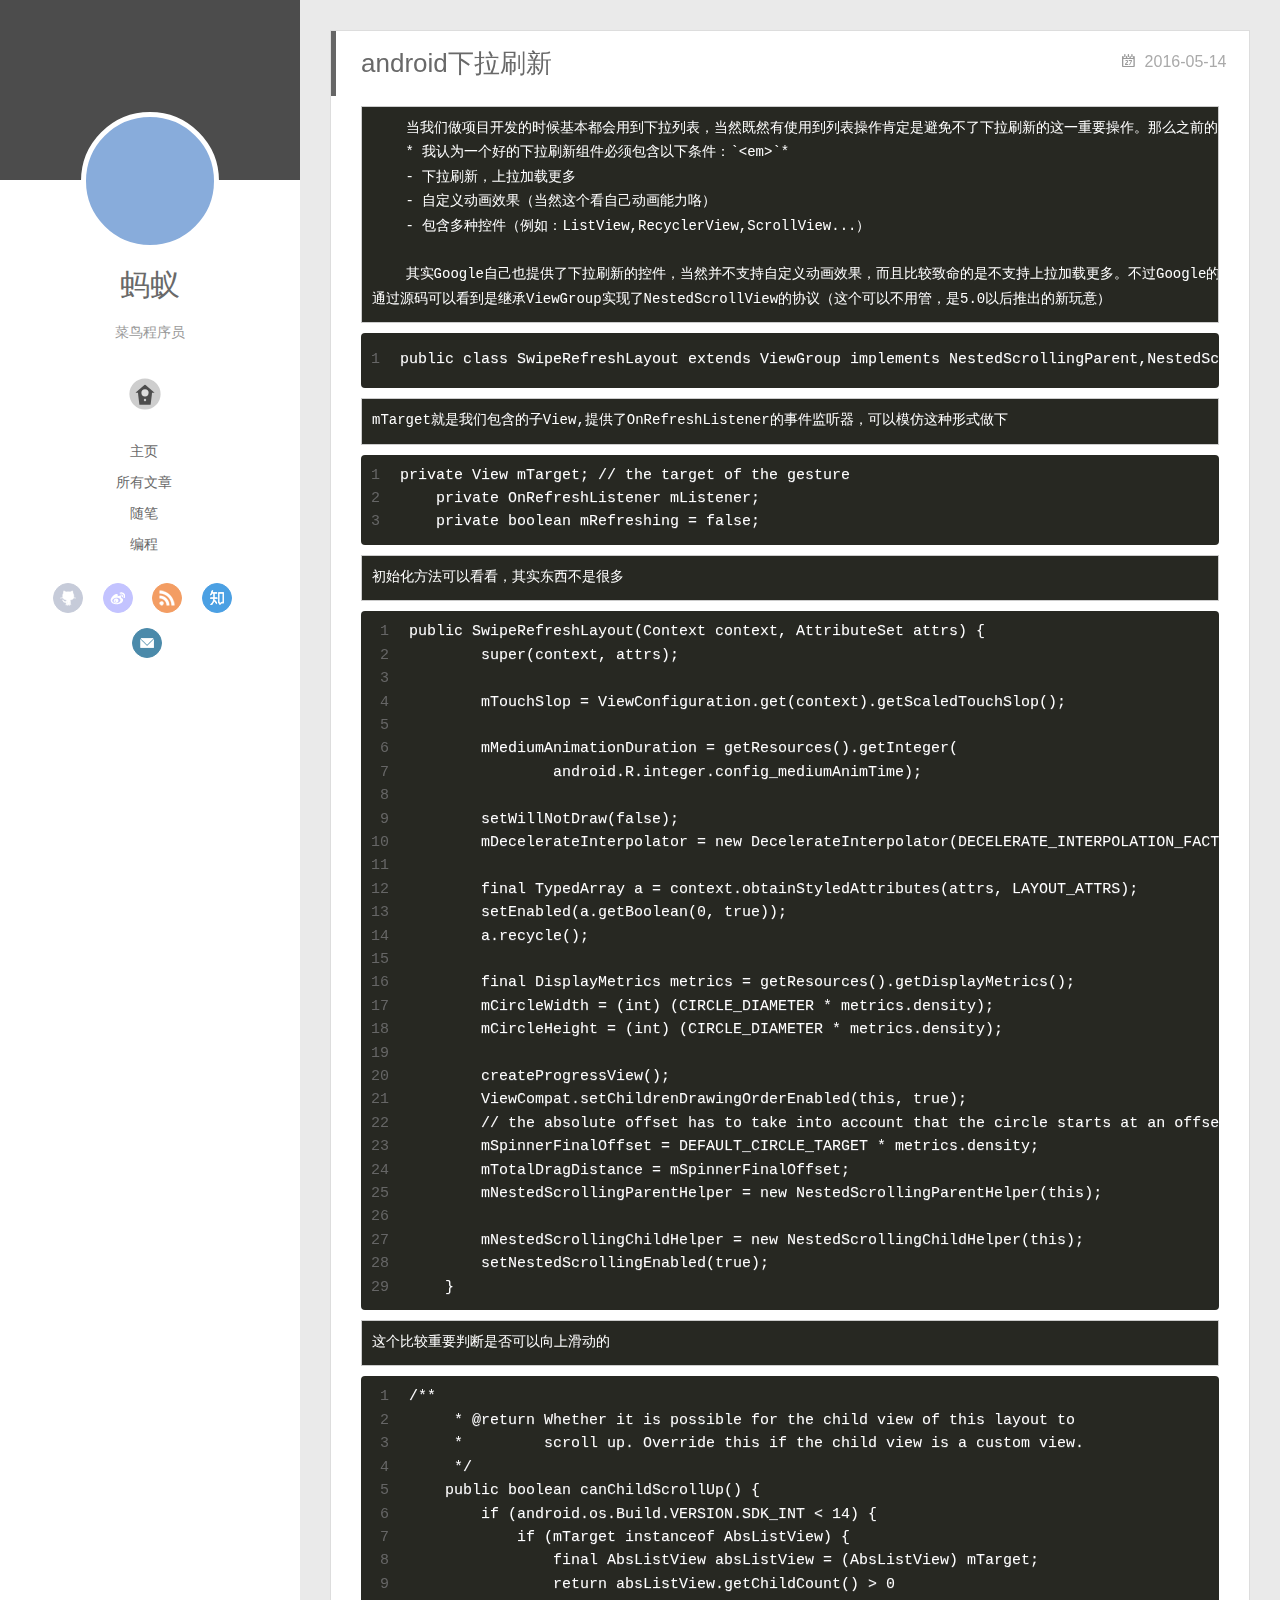
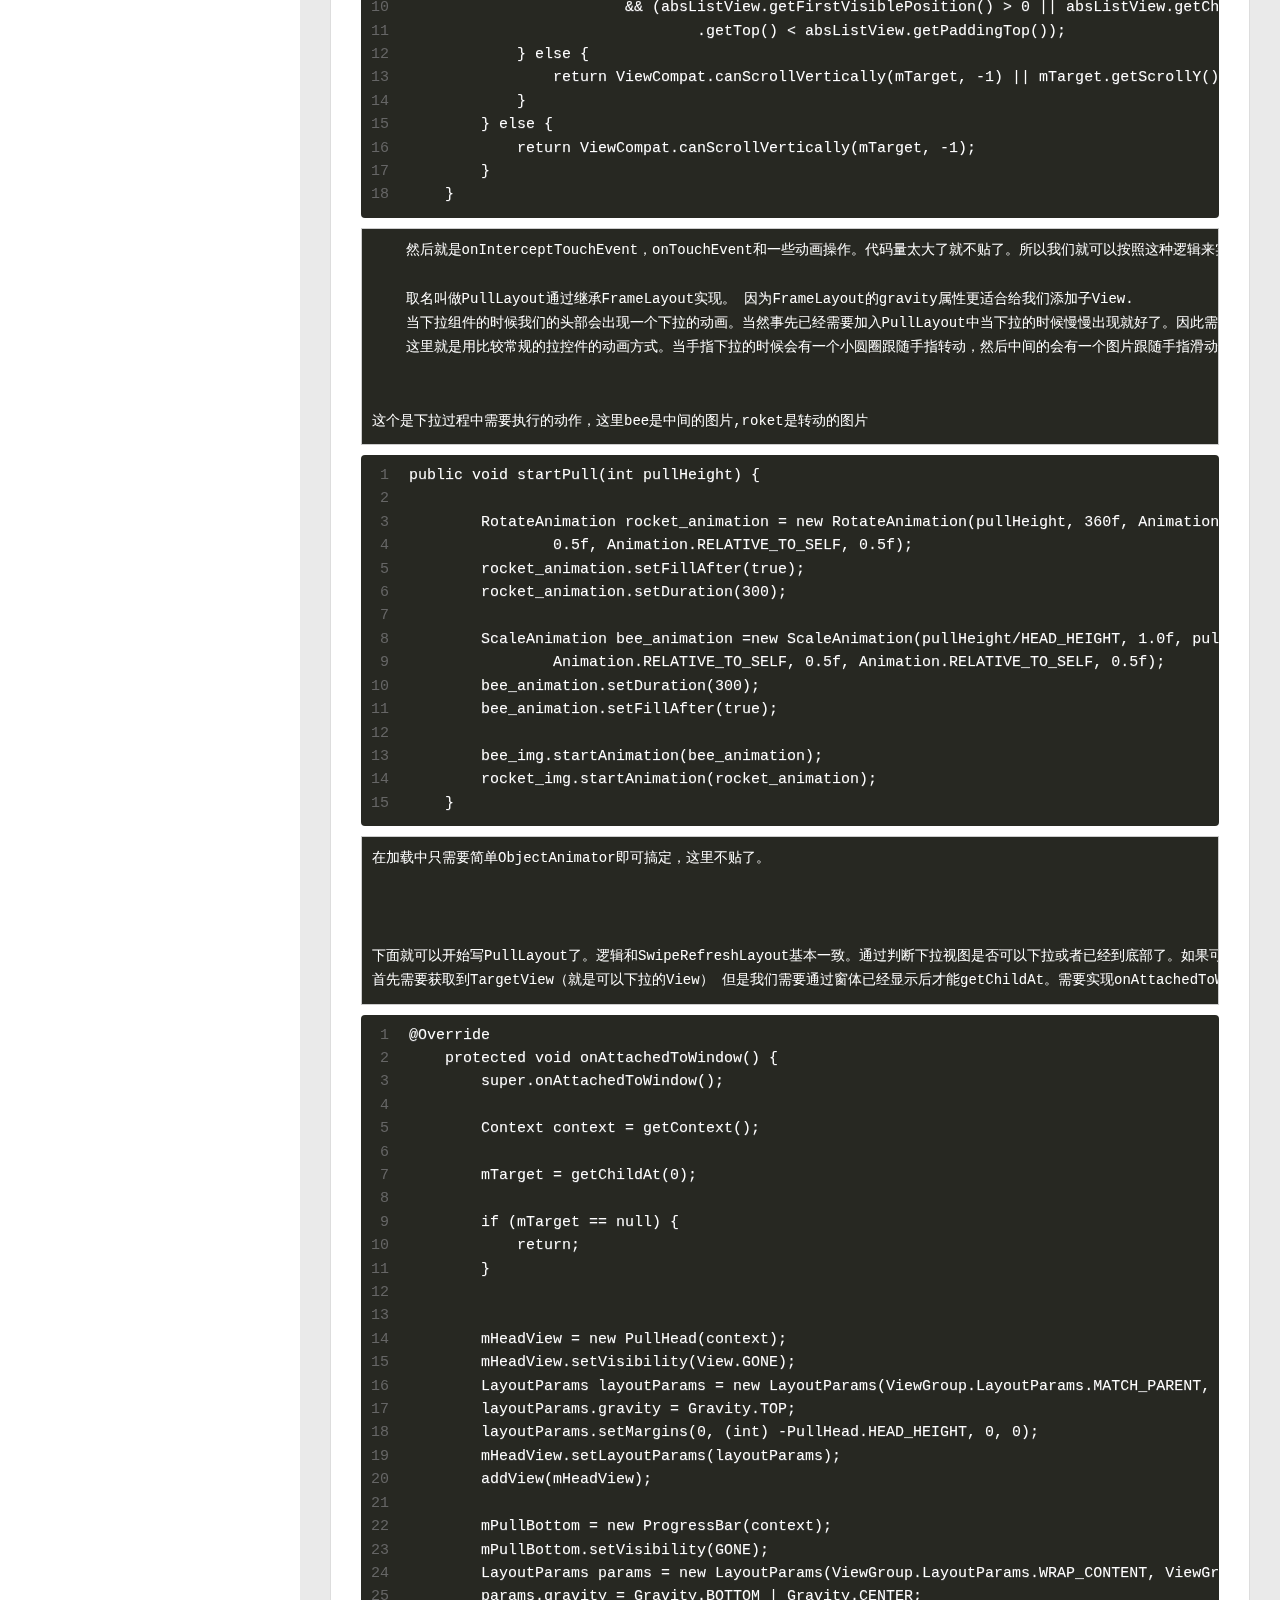
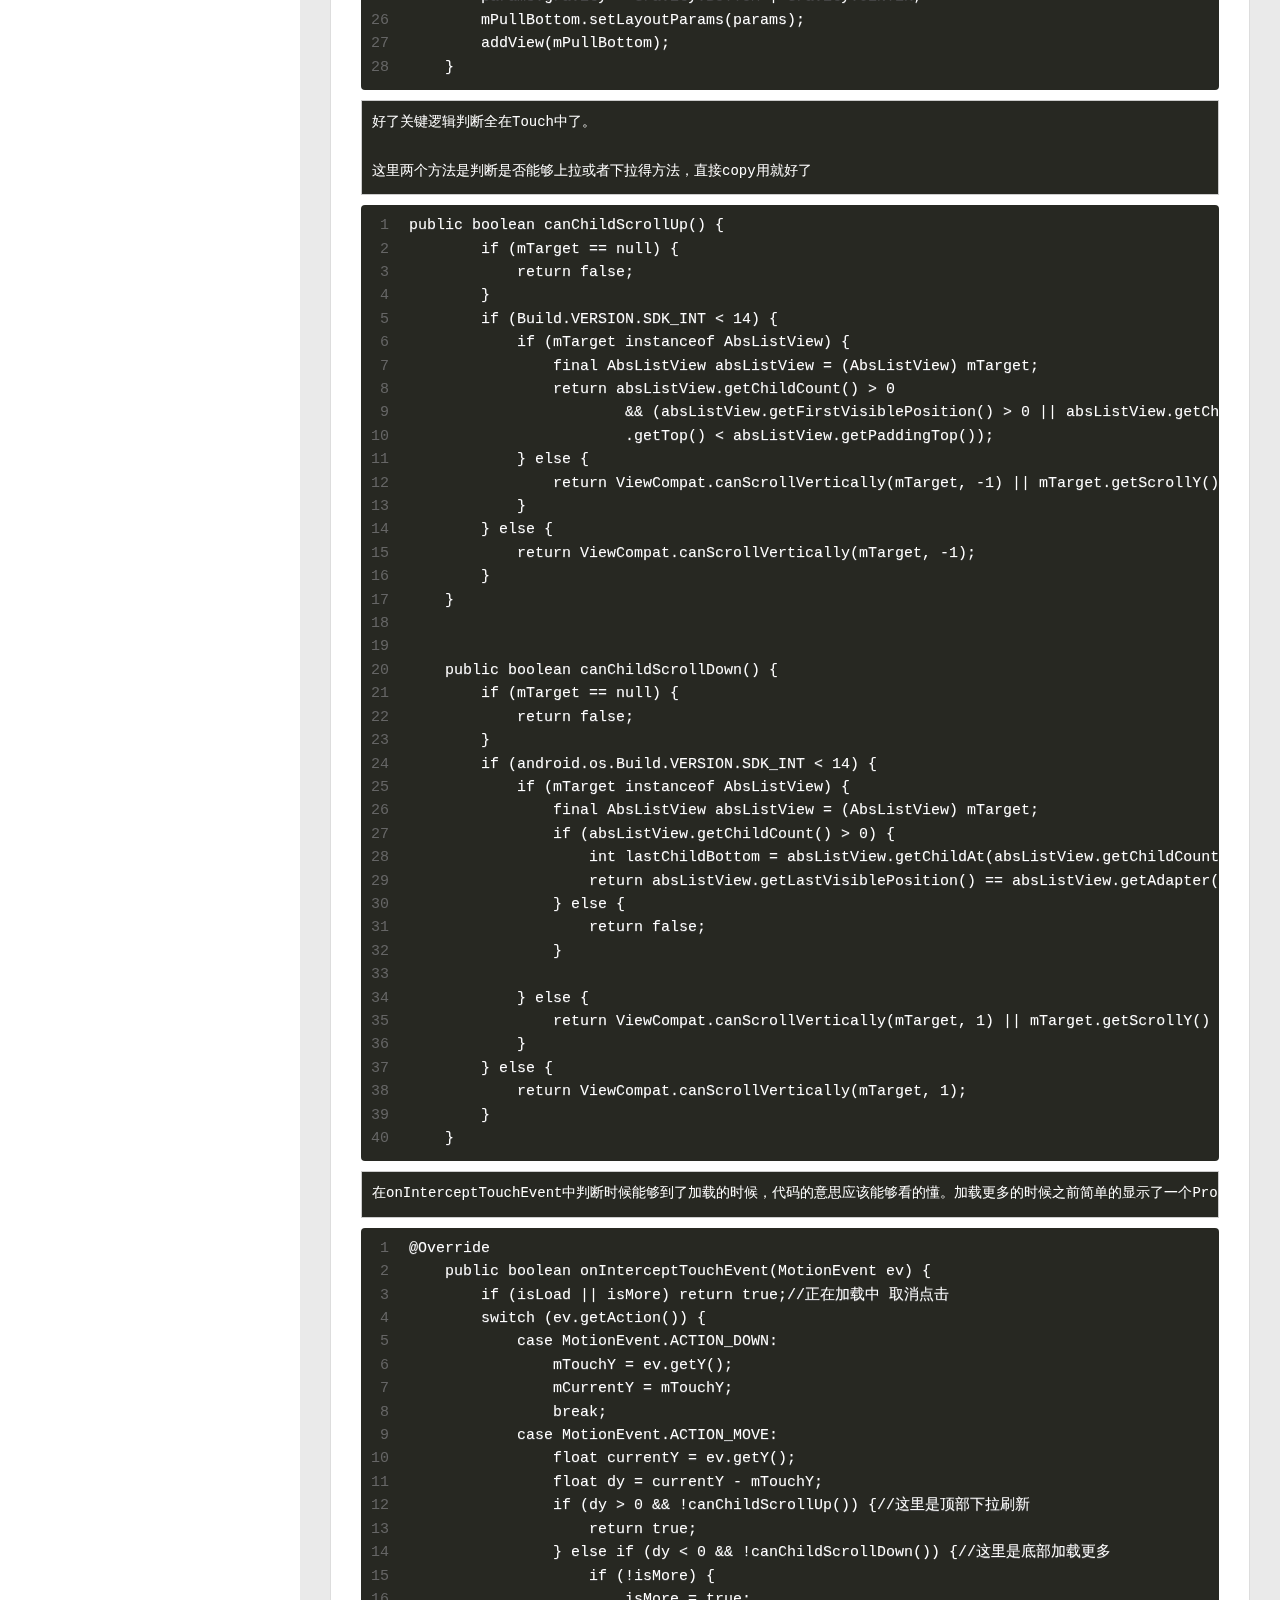
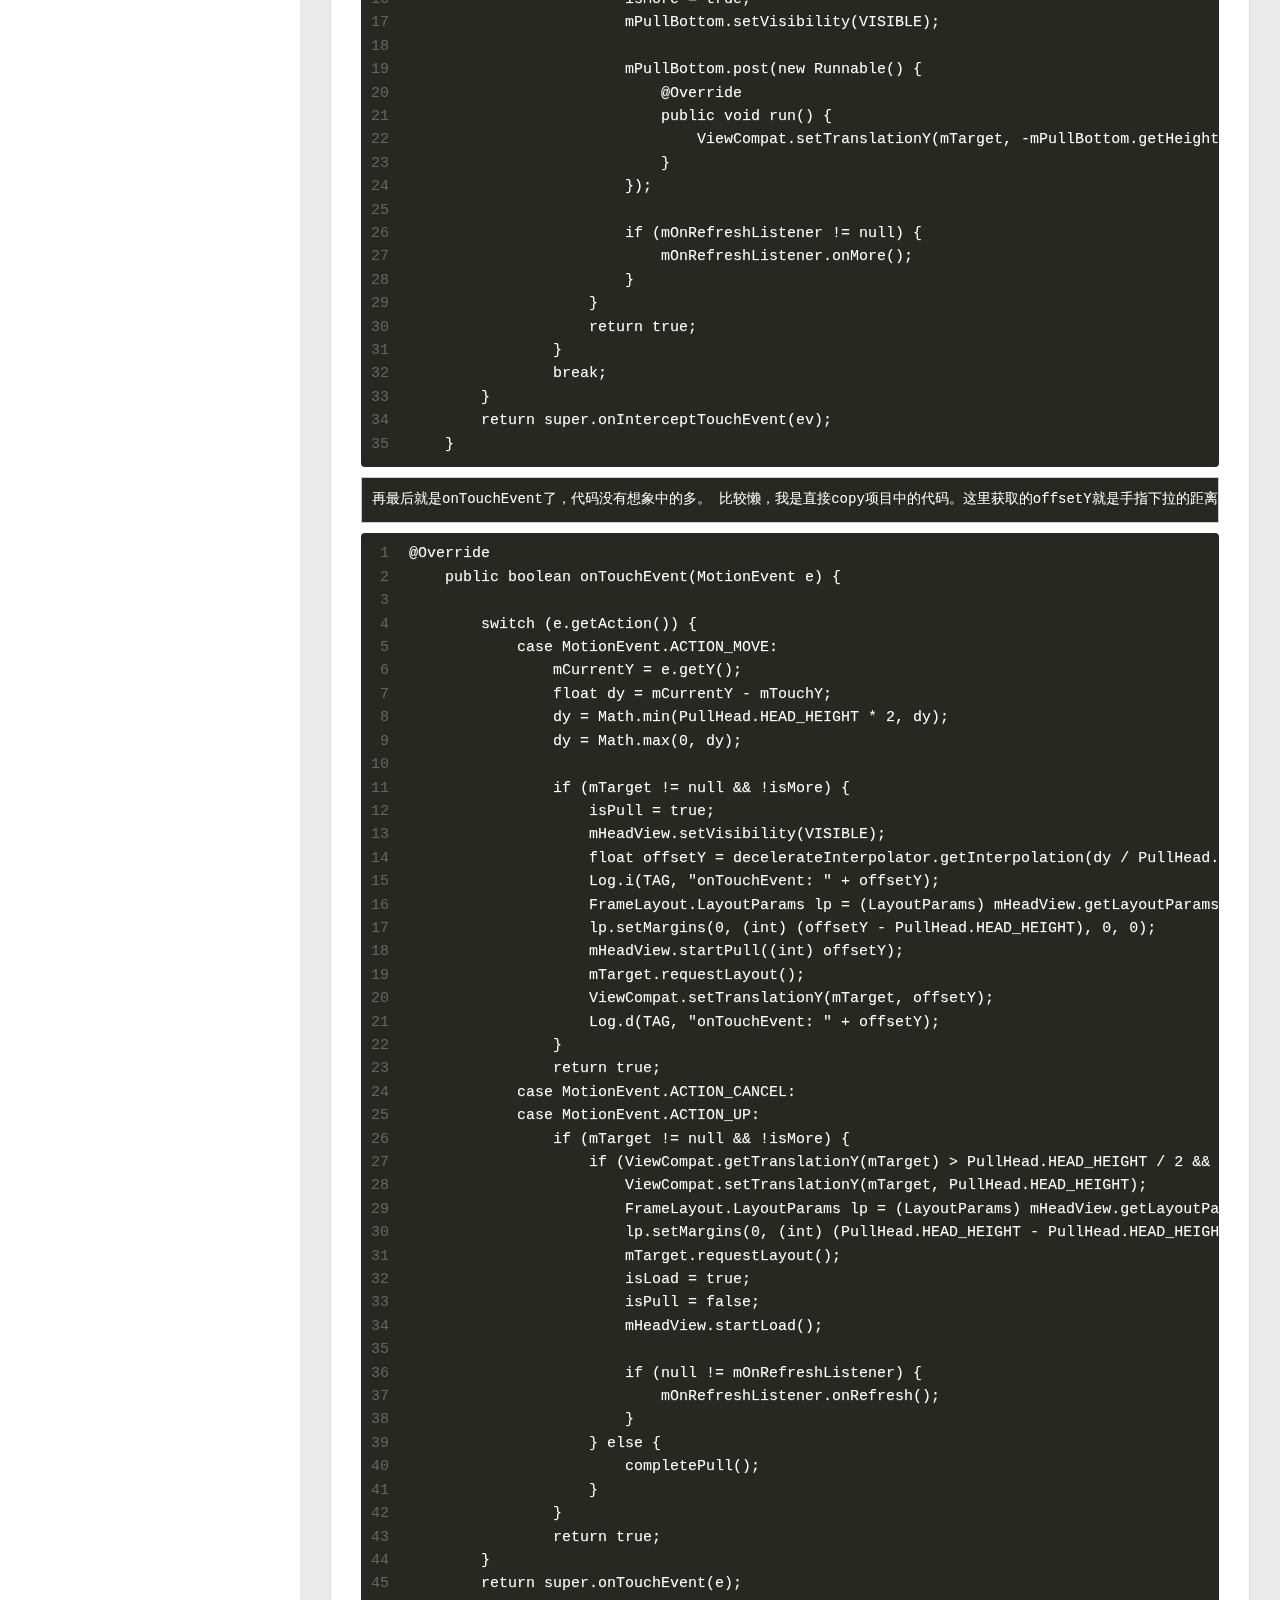
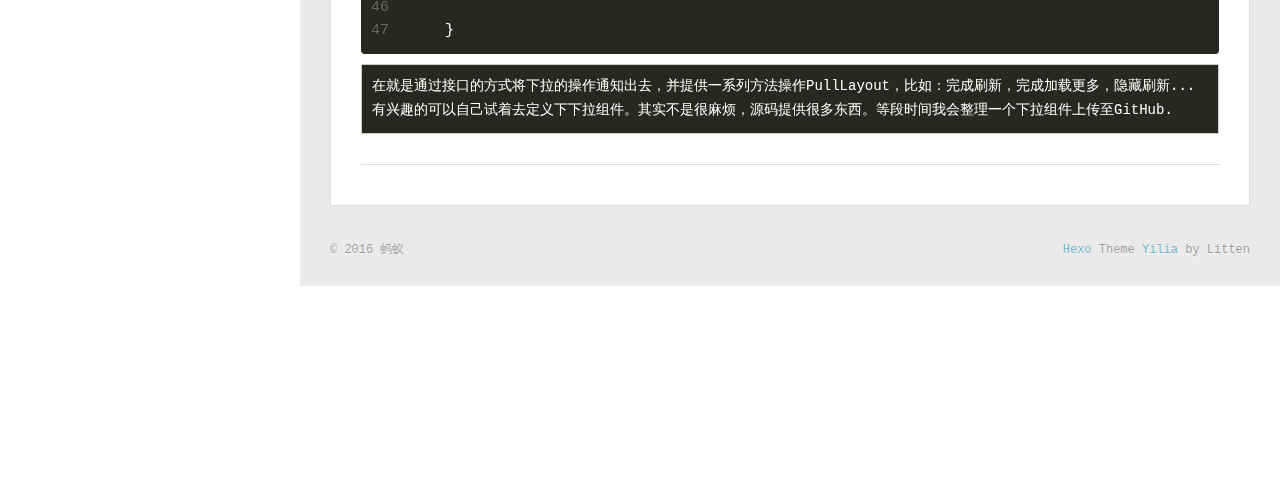
<file: index.html>
<!DOCTYPE html>
<html>
<head>
  <meta charset="utf-8">
  
  <meta http-equiv="X-UA-Compatible" content="IE=edge" >
  <title>蚂蚁</title>
  <meta name="viewport" content="width=device-width, initial-scale=1, maximum-scale=1">
  <meta name="description">
<meta property="og:type" content="website">
<meta property="og:title" content="蚂蚁">
<meta property="og:url" content="http://yoursite.com/index.html">
<meta property="og:site_name" content="蚂蚁">
<meta property="og:description">
<meta name="twitter:card" content="summary">
<meta name="twitter:title" content="蚂蚁">
<meta name="twitter:description">
  
    <link rel="alternative" href="/atom.xml" title="蚂蚁" type="application/atom+xml">
  
  
    <link rel="icon" href="/favicon.png">
  
  <link rel="stylesheet" href="/css/style.css">
</head>

<body>
  <div id="container">
    <div class="left-col">
    <div class="overlay"></div>
<div class="intrude-less">
	<header id="header" class="inner">
		<a href="/" class="profilepic">
			
			<img lazy-src="https://avatars1.githubusercontent.com/u/8723944?v=3&amp;s=460" class="js-avatar">
			
		</a>

		<hgroup>
		  <h1 class="header-author"><a href="/">蚂蚁</a></h1>
		</hgroup>

		
		<p class="header-subtitle">菜鸟程序员</p>
		

		
			<div class="switch-btn">
				<div class="icon">
					<div class="icon-ctn">
						<div class="icon-wrap icon-house" data-idx="0">
							<div class="birdhouse"></div>
							<div class="birdhouse_holes"></div>
						</div>
						<div class="icon-wrap icon-ribbon hide" data-idx="1">
							<div class="ribbon"></div>
						</div>
						
						<div class="icon-wrap icon-link hide" data-idx="2">
							<div class="loopback_l"></div>
							<div class="loopback_r"></div>
						</div>
						
						
						<div class="icon-wrap icon-me hide" data-idx="3">
							<div class="user"></div>
							<div class="shoulder"></div>
						</div>
						
					</div>
					
				</div>
				<div class="tips-box hide">
					<div class="tips-arrow"></div>
					<ul class="tips-inner">
						<li>菜单</li>
						<li>标签</li>
						
						<li>友情链接</li>
						
						
						<li>关于我</li>
						
					</ul>
				</div>
			</div>
		

		<div class="switch-area">
			<div class="switch-wrap">
				<section class="switch-part switch-part1">
					<nav class="header-menu">
						<ul>
						
							<li><a href="/">主页</a></li>
				        
							<li><a href="/archives">所有文章</a></li>
				        
							<li><a href="/essay">随笔</a></li>
				        
							<li><a href="/code">编程</a></li>
				        
						</ul>
					</nav>
					<nav class="header-nav">
						<div class="social">
							
								<a class="github" target="_blank" href="https://github.com/yugai" title="github">github</a>
					        
								<a class="weibo" target="_blank" href="#" title="weibo">weibo</a>
					        
								<a class="rss" target="_blank" href="#" title="rss">rss</a>
					        
								<a class="zhihu" target="_blank" href="#" title="zhihu">zhihu</a>
					        
								<a class="mail" target="_blank" href="/784787081@qq.com" title="mail">mail</a>
					        
						</div>
					</nav>
				</section>
				
				
				<section class="switch-part switch-part2">
					<div class="widget tagcloud" id="js-tagcloud">
						
					</div>
				</section>
				
				
				
				<section class="switch-part switch-part3">
					<div id="js-friends">
					
			          <a target="_blank" class="main-nav-link switch-friends-link" href="http://itangqi.me">汤奇同学</a>
			        
			          <a target="_blank" class="main-nav-link switch-friends-link" href="http://my.csdn.net/lmj623565791">hongyang</a>
			        
			        </div>
				</section>
				

				
				
				<section class="switch-part switch-part4">
				
					<div id="js-aboutme">爱吃爱玩，爱游戏。 我就是我，是颜色不一样的烟火。</div>
				</section>
				
			</div>
		</div>
	</header>				
</div>

    </div>
    <div class="mid-col">
      <nav id="mobile-nav">
  	<div class="overlay">
  		<div class="slider-trigger"></div>
  		<h1 class="header-author js-mobile-header hide">蚂蚁</h1>
  	</div>
	<div class="intrude-less">
		<header id="header" class="inner">
			<div class="profilepic">
			
				<img lazy-src="https://avatars1.githubusercontent.com/u/8723944?v=3&amp;s=460" class="js-avatar">
			
			</div>
			<hgroup>
			  <h1 class="header-author">蚂蚁</h1>
			</hgroup>
			
			<p class="header-subtitle">菜鸟程序员</p>
			
			<nav class="header-menu">
				<ul>
				
					<li><a href="/">主页</a></li>
		        
					<li><a href="/archives">所有文章</a></li>
		        
					<li><a href="/essay">随笔</a></li>
		        
					<li><a href="/code">编程</a></li>
		        
		        <div class="clearfix"></div>
				</ul>
			</nav>
			<nav class="header-nav">
				<div class="social">
					
						<a class="github" target="_blank" href="https://github.com/yugai" title="github">github</a>
			        
						<a class="weibo" target="_blank" href="#" title="weibo">weibo</a>
			        
						<a class="rss" target="_blank" href="#" title="rss">rss</a>
			        
						<a class="zhihu" target="_blank" href="#" title="zhihu">zhihu</a>
			        
						<a class="mail" target="_blank" href="/784787081@qq.com" title="mail">mail</a>
			        
				</div>
			</nav>
		</header>				
	</div>
</nav>

      <div class="body-wrap">
  
    <article id="post-android下拉刷新" class="article article-type-post" itemscope itemprop="blogPost">
  
    <div class="article-meta">
      <a href="/2016/05/14/android下拉刷新/" class="article-date">
  	<time datetime="2016-05-14T15:08:27.000Z" itemprop="datePublished">2016-05-14</time>
</a>
    </div>
  
  <div class="article-inner">
    
      <input type="hidden" class="isFancy" />
    
    
      <header class="article-header">
        
  
    <h1 itemprop="name">
      <a class="article-title" href="/2016/05/14/android下拉刷新/">android下拉刷新</a>
    </h1>
  

      </header>
      
    
    <div class="article-entry" itemprop="articleBody">
      
        <pre><code>    当我们做项目开发的时候基本都会用到下拉列表，当然既然有使用到列表操作肯定是避免不了下拉刷新的这一重要操作。那么之前的项目我们肯定使用的好多githua上面优秀的开源库。可是别人的始终的别人的，可定制性不高，还要去学习掌握其API，与其这样还不如自己去写一个属于自己的下拉刷新组件。
    * 我认为一个好的下拉刷新组件必须包含以下条件：`&lt;em&gt;`*
    - 下拉刷新，上拉加载更多
    - 自定义动画效果（当然这个看自己动画能力咯）
    - 包含多种控件（例如：ListView,RecyclerView,ScrollView...）

    其实Google自己也提供了下拉刷新的控件，当然并不支持自定义动画效果，而且比较致命的是不支持上拉加载更多。不过Google的东西我们还是要学习下的。之前我们自定下拉刷下的一种方案就是通过继承ListView实现onTouchEvent方法，通过addHeaderView和addFooterView来实现下拉刷新效果，这种方式并不很好，因为我们项目中可能不仅仅在ListView上使用下拉动作。可能还有ScrollView，Gridview...这个时候我们不能去重写所有的控件，这样难度会非常大。刚刚提到Google自带下拉刷新控件是一种很优雅的设计方式。通过继承ViewGroup完成子控件的下拉操作。下面就来一步步的实现通过继承ViewGroup完成刷新组件
通过源码可以看到是继承ViewGroup实现了NestedScrollView的协议（这个可以不用管，是5.0以后推出的新玩意）
</code></pre><figure class="highlight plain"><table><tr><td class="gutter"><pre><span class="line">1</span><br></pre></td><td class="code"><pre><span class="line">public class SwipeRefreshLayout extends ViewGroup implements NestedScrollingParent,NestedScrollingChild</span><br></pre></td></tr></table></figure>
<pre><code>mTarget就是我们包含的子View,提供了OnRefreshListener的事件监听器，可以模仿这种形式做下
</code></pre><figure class="highlight plain"><table><tr><td class="gutter"><pre><span class="line">1</span><br><span class="line">2</span><br><span class="line">3</span><br></pre></td><td class="code"><pre><span class="line">private View mTarget; // the target of the gesture</span><br><span class="line">    private OnRefreshListener mListener;</span><br><span class="line">    private boolean mRefreshing = false;</span><br></pre></td></tr></table></figure>
<pre><code>初始化方法可以看看，其实东西不是很多
</code></pre><figure class="highlight plain"><table><tr><td class="gutter"><pre><span class="line">1</span><br><span class="line">2</span><br><span class="line">3</span><br><span class="line">4</span><br><span class="line">5</span><br><span class="line">6</span><br><span class="line">7</span><br><span class="line">8</span><br><span class="line">9</span><br><span class="line">10</span><br><span class="line">11</span><br><span class="line">12</span><br><span class="line">13</span><br><span class="line">14</span><br><span class="line">15</span><br><span class="line">16</span><br><span class="line">17</span><br><span class="line">18</span><br><span class="line">19</span><br><span class="line">20</span><br><span class="line">21</span><br><span class="line">22</span><br><span class="line">23</span><br><span class="line">24</span><br><span class="line">25</span><br><span class="line">26</span><br><span class="line">27</span><br><span class="line">28</span><br><span class="line">29</span><br></pre></td><td class="code"><pre><span class="line">public SwipeRefreshLayout(Context context, AttributeSet attrs) &#123;</span><br><span class="line">        super(context, attrs);</span><br><span class="line"></span><br><span class="line">        mTouchSlop = ViewConfiguration.get(context).getScaledTouchSlop();</span><br><span class="line"></span><br><span class="line">        mMediumAnimationDuration = getResources().getInteger(</span><br><span class="line">                android.R.integer.config_mediumAnimTime);</span><br><span class="line"></span><br><span class="line">        setWillNotDraw(false);</span><br><span class="line">        mDecelerateInterpolator = new DecelerateInterpolator(DECELERATE_INTERPOLATION_FACTOR);</span><br><span class="line"></span><br><span class="line">        final TypedArray a = context.obtainStyledAttributes(attrs, LAYOUT_ATTRS);</span><br><span class="line">        setEnabled(a.getBoolean(0, true));</span><br><span class="line">        a.recycle();</span><br><span class="line"></span><br><span class="line">        final DisplayMetrics metrics = getResources().getDisplayMetrics();</span><br><span class="line">        mCircleWidth = (int) (CIRCLE_DIAMETER * metrics.density);</span><br><span class="line">        mCircleHeight = (int) (CIRCLE_DIAMETER * metrics.density);</span><br><span class="line"></span><br><span class="line">        createProgressView();</span><br><span class="line">        ViewCompat.setChildrenDrawingOrderEnabled(this, true);</span><br><span class="line">        // the absolute offset has to take into account that the circle starts at an offset</span><br><span class="line">        mSpinnerFinalOffset = DEFAULT_CIRCLE_TARGET * metrics.density;</span><br><span class="line">        mTotalDragDistance = mSpinnerFinalOffset;</span><br><span class="line">        mNestedScrollingParentHelper = new NestedScrollingParentHelper(this);</span><br><span class="line"></span><br><span class="line">        mNestedScrollingChildHelper = new NestedScrollingChildHelper(this);</span><br><span class="line">        setNestedScrollingEnabled(true);</span><br><span class="line">    &#125;</span><br></pre></td></tr></table></figure>
<pre><code>这个比较重要判断是否可以向上滑动的
</code></pre><figure class="highlight plain"><table><tr><td class="gutter"><pre><span class="line">1</span><br><span class="line">2</span><br><span class="line">3</span><br><span class="line">4</span><br><span class="line">5</span><br><span class="line">6</span><br><span class="line">7</span><br><span class="line">8</span><br><span class="line">9</span><br><span class="line">10</span><br><span class="line">11</span><br><span class="line">12</span><br><span class="line">13</span><br><span class="line">14</span><br><span class="line">15</span><br><span class="line">16</span><br><span class="line">17</span><br><span class="line">18</span><br></pre></td><td class="code"><pre><span class="line">/**</span><br><span class="line">     * @return Whether it is possible for the child view of this layout to</span><br><span class="line">     *         scroll up. Override this if the child view is a custom view.</span><br><span class="line">     */</span><br><span class="line">    public boolean canChildScrollUp() &#123;</span><br><span class="line">        if (android.os.Build.VERSION.SDK_INT &lt; 14) &#123;</span><br><span class="line">            if (mTarget instanceof AbsListView) &#123;</span><br><span class="line">                final AbsListView absListView = (AbsListView) mTarget;</span><br><span class="line">                return absListView.getChildCount() &gt; 0</span><br><span class="line">                        &amp;&amp; (absListView.getFirstVisiblePosition() &gt; 0 || absListView.getChildAt(0)</span><br><span class="line">                                .getTop() &lt; absListView.getPaddingTop());</span><br><span class="line">            &#125; else &#123;</span><br><span class="line">                return ViewCompat.canScrollVertically(mTarget, -1) || mTarget.getScrollY() &gt; 0;</span><br><span class="line">            &#125;</span><br><span class="line">        &#125; else &#123;</span><br><span class="line">            return ViewCompat.canScrollVertically(mTarget, -1);</span><br><span class="line">        &#125;</span><br><span class="line">    &#125;</span><br></pre></td></tr></table></figure>
<pre><code>    然后就是onInterceptTouchEvent，onTouchEvent和一些动画操作。代码量太大了就不贴了。所以我们就可以按照这种逻辑来实现自己的下拉刷新控件咯。

    取名叫做PullLayout通过继承FrameLayout实现。 因为FrameLayout的gravity属性更适合给我们添加子View.
    当下拉组件的时候我们的头部会出现一个下拉的动画。当然事先已经需要加入PullLayout中当下拉的时候慢慢出现就好了。因此需要事先自定义一个HeadView，这个是控件差异化最大的东西。好的Head能够提供很美的效果。
    这里就是用比较常规的拉控件的动画方式。当手指下拉的时候会有一个小圆圈跟随手指转动，然后中间的会有一个图片跟随手指滑动慢慢放大（其实这个我自己项目中的需求）。 这里是用的是Tween Animation的方式更随手指变动。如果勤快点的话可以是用Canvse来实现动画。


这个是下拉过程中需要执行的动作，这里bee是中间的图片,roket是转动的图片    
</code></pre><figure class="highlight plain"><table><tr><td class="gutter"><pre><span class="line">1</span><br><span class="line">2</span><br><span class="line">3</span><br><span class="line">4</span><br><span class="line">5</span><br><span class="line">6</span><br><span class="line">7</span><br><span class="line">8</span><br><span class="line">9</span><br><span class="line">10</span><br><span class="line">11</span><br><span class="line">12</span><br><span class="line">13</span><br><span class="line">14</span><br><span class="line">15</span><br></pre></td><td class="code"><pre><span class="line">public void startPull(int pullHeight) &#123;</span><br><span class="line"></span><br><span class="line">        RotateAnimation rocket_animation = new RotateAnimation(pullHeight, 360f, Animation.RELATIVE_TO_SELF,</span><br><span class="line">                0.5f, Animation.RELATIVE_TO_SELF, 0.5f);</span><br><span class="line">        rocket_animation.setFillAfter(true);</span><br><span class="line">        rocket_animation.setDuration(300);</span><br><span class="line"></span><br><span class="line">        ScaleAnimation bee_animation =new ScaleAnimation(pullHeight/HEAD_HEIGHT, 1.0f, pullHeight/HEAD_HEIGHT, 1.0f,</span><br><span class="line">                Animation.RELATIVE_TO_SELF, 0.5f, Animation.RELATIVE_TO_SELF, 0.5f);</span><br><span class="line">        bee_animation.setDuration(300);</span><br><span class="line">        bee_animation.setFillAfter(true);</span><br><span class="line"></span><br><span class="line">        bee_img.startAnimation(bee_animation);</span><br><span class="line">        rocket_img.startAnimation(rocket_animation);</span><br><span class="line">    &#125;</span><br></pre></td></tr></table></figure>
<pre><code>在加载中只需要简单ObjectAnimator即可搞定，这里不贴了。



下面就可以开始写PullLayout了。逻辑和SwipeRefreshLayout基本一致。通过判断下拉视图是否可以下拉或者已经到底部了。如果可以的话onInterceptTouchEvent返回true就可以拦截子View的点击事件，在onTouchEvent中执行逻辑步骤。
首先需要获取到TargetView（就是可以下拉的View） 但是我们需要通过窗体已经显示后才能getChildAt。需要实现onAttachedToWindow方法。getChildAt(0)注意：在layout中只能包含一个View，我通过获取最上面的View就可以获取到TargetView。在获取到TargetView后再向中添加HeadView和底部加载更多的BottomView。
</code></pre><figure class="highlight plain"><table><tr><td class="gutter"><pre><span class="line">1</span><br><span class="line">2</span><br><span class="line">3</span><br><span class="line">4</span><br><span class="line">5</span><br><span class="line">6</span><br><span class="line">7</span><br><span class="line">8</span><br><span class="line">9</span><br><span class="line">10</span><br><span class="line">11</span><br><span class="line">12</span><br><span class="line">13</span><br><span class="line">14</span><br><span class="line">15</span><br><span class="line">16</span><br><span class="line">17</span><br><span class="line">18</span><br><span class="line">19</span><br><span class="line">20</span><br><span class="line">21</span><br><span class="line">22</span><br><span class="line">23</span><br><span class="line">24</span><br><span class="line">25</span><br><span class="line">26</span><br><span class="line">27</span><br><span class="line">28</span><br></pre></td><td class="code"><pre><span class="line">@Override</span><br><span class="line">    protected void onAttachedToWindow() &#123;</span><br><span class="line">        super.onAttachedToWindow();</span><br><span class="line"></span><br><span class="line">        Context context = getContext();</span><br><span class="line"></span><br><span class="line">        mTarget = getChildAt(0);</span><br><span class="line"></span><br><span class="line">        if (mTarget == null) &#123;</span><br><span class="line">            return;</span><br><span class="line">        &#125;</span><br><span class="line"></span><br><span class="line"></span><br><span class="line">        mHeadView = new PullHead(context);</span><br><span class="line">        mHeadView.setVisibility(View.GONE);</span><br><span class="line">        LayoutParams layoutParams = new LayoutParams(ViewGroup.LayoutParams.MATCH_PARENT, ViewGroup.LayoutParams.WRAP_CONTENT);</span><br><span class="line">        layoutParams.gravity = Gravity.TOP;</span><br><span class="line">        layoutParams.setMargins(0, (int) -PullHead.HEAD_HEIGHT, 0, 0);</span><br><span class="line">        mHeadView.setLayoutParams(layoutParams);</span><br><span class="line">        addView(mHeadView);</span><br><span class="line"></span><br><span class="line">        mPullBottom = new ProgressBar(context);</span><br><span class="line">        mPullBottom.setVisibility(GONE);</span><br><span class="line">        LayoutParams params = new LayoutParams(ViewGroup.LayoutParams.WRAP_CONTENT, ViewGroup.LayoutParams.WRAP_CONTENT);</span><br><span class="line">        params.gravity = Gravity.BOTTOM | Gravity.CENTER;</span><br><span class="line">        mPullBottom.setLayoutParams(params);</span><br><span class="line">        addView(mPullBottom);</span><br><span class="line">    &#125;</span><br></pre></td></tr></table></figure>
<pre><code>好了关键逻辑判断全在Touch中了。

这里两个方法是判断是否能够上拉或者下拉得方法，直接copy用就好了
</code></pre><figure class="highlight plain"><table><tr><td class="gutter"><pre><span class="line">1</span><br><span class="line">2</span><br><span class="line">3</span><br><span class="line">4</span><br><span class="line">5</span><br><span class="line">6</span><br><span class="line">7</span><br><span class="line">8</span><br><span class="line">9</span><br><span class="line">10</span><br><span class="line">11</span><br><span class="line">12</span><br><span class="line">13</span><br><span class="line">14</span><br><span class="line">15</span><br><span class="line">16</span><br><span class="line">17</span><br><span class="line">18</span><br><span class="line">19</span><br><span class="line">20</span><br><span class="line">21</span><br><span class="line">22</span><br><span class="line">23</span><br><span class="line">24</span><br><span class="line">25</span><br><span class="line">26</span><br><span class="line">27</span><br><span class="line">28</span><br><span class="line">29</span><br><span class="line">30</span><br><span class="line">31</span><br><span class="line">32</span><br><span class="line">33</span><br><span class="line">34</span><br><span class="line">35</span><br><span class="line">36</span><br><span class="line">37</span><br><span class="line">38</span><br><span class="line">39</span><br><span class="line">40</span><br></pre></td><td class="code"><pre><span class="line">public boolean canChildScrollUp() &#123;</span><br><span class="line">        if (mTarget == null) &#123;</span><br><span class="line">            return false;</span><br><span class="line">        &#125;</span><br><span class="line">        if (Build.VERSION.SDK_INT &lt; 14) &#123;</span><br><span class="line">            if (mTarget instanceof AbsListView) &#123;</span><br><span class="line">                final AbsListView absListView = (AbsListView) mTarget;</span><br><span class="line">                return absListView.getChildCount() &gt; 0</span><br><span class="line">                        &amp;&amp; (absListView.getFirstVisiblePosition() &gt; 0 || absListView.getChildAt(0)</span><br><span class="line">                        .getTop() &lt; absListView.getPaddingTop());</span><br><span class="line">            &#125; else &#123;</span><br><span class="line">                return ViewCompat.canScrollVertically(mTarget, -1) || mTarget.getScrollY() &gt; 0;</span><br><span class="line">            &#125;</span><br><span class="line">        &#125; else &#123;</span><br><span class="line">            return ViewCompat.canScrollVertically(mTarget, -1);</span><br><span class="line">        &#125;</span><br><span class="line">    &#125;</span><br><span class="line"></span><br><span class="line"></span><br><span class="line">    public boolean canChildScrollDown() &#123;</span><br><span class="line">        if (mTarget == null) &#123;</span><br><span class="line">            return false;</span><br><span class="line">        &#125;</span><br><span class="line">        if (android.os.Build.VERSION.SDK_INT &lt; 14) &#123;</span><br><span class="line">            if (mTarget instanceof AbsListView) &#123;</span><br><span class="line">                final AbsListView absListView = (AbsListView) mTarget;</span><br><span class="line">                if (absListView.getChildCount() &gt; 0) &#123;</span><br><span class="line">                    int lastChildBottom = absListView.getChildAt(absListView.getChildCount() - 1).getBottom();</span><br><span class="line">                    return absListView.getLastVisiblePosition() == absListView.getAdapter().getCount() - 1 &amp;&amp; lastChildBottom &lt;= absListView.getMeasuredHeight();</span><br><span class="line">                &#125; else &#123;</span><br><span class="line">                    return false;</span><br><span class="line">                &#125;</span><br><span class="line"></span><br><span class="line">            &#125; else &#123;</span><br><span class="line">                return ViewCompat.canScrollVertically(mTarget, 1) || mTarget.getScrollY() &gt; 0;</span><br><span class="line">            &#125;</span><br><span class="line">        &#125; else &#123;</span><br><span class="line">            return ViewCompat.canScrollVertically(mTarget, 1);</span><br><span class="line">        &#125;</span><br><span class="line">    &#125;</span><br></pre></td></tr></table></figure>
<pre><code>在onInterceptTouchEvent中判断时候能够到了加载的时候，代码的意思应该能够看的懂。加载更多的时候之前简单的显示了一个ProgressBar，没有做复杂的操作。
</code></pre><figure class="highlight plain"><table><tr><td class="gutter"><pre><span class="line">1</span><br><span class="line">2</span><br><span class="line">3</span><br><span class="line">4</span><br><span class="line">5</span><br><span class="line">6</span><br><span class="line">7</span><br><span class="line">8</span><br><span class="line">9</span><br><span class="line">10</span><br><span class="line">11</span><br><span class="line">12</span><br><span class="line">13</span><br><span class="line">14</span><br><span class="line">15</span><br><span class="line">16</span><br><span class="line">17</span><br><span class="line">18</span><br><span class="line">19</span><br><span class="line">20</span><br><span class="line">21</span><br><span class="line">22</span><br><span class="line">23</span><br><span class="line">24</span><br><span class="line">25</span><br><span class="line">26</span><br><span class="line">27</span><br><span class="line">28</span><br><span class="line">29</span><br><span class="line">30</span><br><span class="line">31</span><br><span class="line">32</span><br><span class="line">33</span><br><span class="line">34</span><br><span class="line">35</span><br></pre></td><td class="code"><pre><span class="line">@Override</span><br><span class="line">    public boolean onInterceptTouchEvent(MotionEvent ev) &#123;</span><br><span class="line">        if (isLoad || isMore) return true;//正在加载中 取消点击</span><br><span class="line">        switch (ev.getAction()) &#123;</span><br><span class="line">            case MotionEvent.ACTION_DOWN:</span><br><span class="line">                mTouchY = ev.getY();</span><br><span class="line">                mCurrentY = mTouchY;</span><br><span class="line">                break;</span><br><span class="line">            case MotionEvent.ACTION_MOVE:</span><br><span class="line">                float currentY = ev.getY();</span><br><span class="line">                float dy = currentY - mTouchY;</span><br><span class="line">                if (dy &gt; 0 &amp;&amp; !canChildScrollUp()) &#123;//这里是顶部下拉刷新</span><br><span class="line">                    return true;</span><br><span class="line">                &#125; else if (dy &lt; 0 &amp;&amp; !canChildScrollDown()) &#123;//这里是底部加载更多</span><br><span class="line">                    if (!isMore) &#123;</span><br><span class="line">                        isMore = true;</span><br><span class="line">                        mPullBottom.setVisibility(VISIBLE);</span><br><span class="line"></span><br><span class="line">                        mPullBottom.post(new Runnable() &#123;</span><br><span class="line">                            @Override</span><br><span class="line">                            public void run() &#123;</span><br><span class="line">                                ViewCompat.setTranslationY(mTarget, -mPullBottom.getHeight());</span><br><span class="line">                            &#125;</span><br><span class="line">                        &#125;);</span><br><span class="line"></span><br><span class="line">                        if (mOnRefreshListener != null) &#123;</span><br><span class="line">                            mOnRefreshListener.onMore();</span><br><span class="line">                        &#125;</span><br><span class="line">                    &#125;</span><br><span class="line">                    return true;</span><br><span class="line">                &#125;</span><br><span class="line">                break;</span><br><span class="line">        &#125;</span><br><span class="line">        return super.onInterceptTouchEvent(ev);</span><br><span class="line">    &#125;</span><br></pre></td></tr></table></figure>
<pre><code>再最后就是onTouchEvent了，代码没有想象中的多。 比较懒，我是直接copy项目中的代码。这里获取的offsetY就是手指下拉的距离，不过给其中加了一个速度插值器而已。然后将offsetY传入HeadView，手指每动一下就会产生新的offsetY然后调用HeadView中startPull就可以不停的绘制了。
</code></pre><figure class="highlight plain"><table><tr><td class="gutter"><pre><span class="line">1</span><br><span class="line">2</span><br><span class="line">3</span><br><span class="line">4</span><br><span class="line">5</span><br><span class="line">6</span><br><span class="line">7</span><br><span class="line">8</span><br><span class="line">9</span><br><span class="line">10</span><br><span class="line">11</span><br><span class="line">12</span><br><span class="line">13</span><br><span class="line">14</span><br><span class="line">15</span><br><span class="line">16</span><br><span class="line">17</span><br><span class="line">18</span><br><span class="line">19</span><br><span class="line">20</span><br><span class="line">21</span><br><span class="line">22</span><br><span class="line">23</span><br><span class="line">24</span><br><span class="line">25</span><br><span class="line">26</span><br><span class="line">27</span><br><span class="line">28</span><br><span class="line">29</span><br><span class="line">30</span><br><span class="line">31</span><br><span class="line">32</span><br><span class="line">33</span><br><span class="line">34</span><br><span class="line">35</span><br><span class="line">36</span><br><span class="line">37</span><br><span class="line">38</span><br><span class="line">39</span><br><span class="line">40</span><br><span class="line">41</span><br><span class="line">42</span><br><span class="line">43</span><br><span class="line">44</span><br><span class="line">45</span><br><span class="line">46</span><br><span class="line">47</span><br></pre></td><td class="code"><pre><span class="line">@Override</span><br><span class="line">    public boolean onTouchEvent(MotionEvent e) &#123;</span><br><span class="line"></span><br><span class="line">        switch (e.getAction()) &#123;</span><br><span class="line">            case MotionEvent.ACTION_MOVE:</span><br><span class="line">                mCurrentY = e.getY();</span><br><span class="line">                float dy = mCurrentY - mTouchY;</span><br><span class="line">                dy = Math.min(PullHead.HEAD_HEIGHT * 2, dy);</span><br><span class="line">                dy = Math.max(0, dy);</span><br><span class="line"></span><br><span class="line">                if (mTarget != null &amp;&amp; !isMore) &#123;</span><br><span class="line">                    isPull = true;</span><br><span class="line">                    mHeadView.setVisibility(VISIBLE);</span><br><span class="line">                    float offsetY = decelerateInterpolator.getInterpolation(dy / PullHead.HEAD_HEIGHT / 2) * dy / 2;</span><br><span class="line">                    Log.i(TAG, &quot;onTouchEvent: &quot; + offsetY);</span><br><span class="line">                    FrameLayout.LayoutParams lp = (LayoutParams) mHeadView.getLayoutParams();</span><br><span class="line">                    lp.setMargins(0, (int) (offsetY - PullHead.HEAD_HEIGHT), 0, 0);</span><br><span class="line">                    mHeadView.startPull((int) offsetY);</span><br><span class="line">                    mTarget.requestLayout();</span><br><span class="line">                    ViewCompat.setTranslationY(mTarget, offsetY);</span><br><span class="line">                    Log.d(TAG, &quot;onTouchEvent: &quot; + offsetY);</span><br><span class="line">                &#125;</span><br><span class="line">                return true;</span><br><span class="line">            case MotionEvent.ACTION_CANCEL:</span><br><span class="line">            case MotionEvent.ACTION_UP:</span><br><span class="line">                if (mTarget != null &amp;&amp; !isMore) &#123;</span><br><span class="line">                    if (ViewCompat.getTranslationY(mTarget) &gt; PullHead.HEAD_HEIGHT / 2 &amp;&amp; isPull) &#123;</span><br><span class="line">                        ViewCompat.setTranslationY(mTarget, PullHead.HEAD_HEIGHT);</span><br><span class="line">                        FrameLayout.LayoutParams lp = (LayoutParams) mHeadView.getLayoutParams();</span><br><span class="line">                        lp.setMargins(0, (int) (PullHead.HEAD_HEIGHT - PullHead.HEAD_HEIGHT), 0, 0);</span><br><span class="line">                        mTarget.requestLayout();</span><br><span class="line">                        isLoad = true;</span><br><span class="line">                        isPull = false;</span><br><span class="line">                        mHeadView.startLoad();</span><br><span class="line"></span><br><span class="line">                        if (null != mOnRefreshListener) &#123;</span><br><span class="line">                            mOnRefreshListener.onRefresh();</span><br><span class="line">                        &#125;</span><br><span class="line">                    &#125; else &#123;</span><br><span class="line">                        completePull();</span><br><span class="line">                    &#125;</span><br><span class="line">                &#125;</span><br><span class="line">                return true;</span><br><span class="line">        &#125;</span><br><span class="line">        return super.onTouchEvent(e);</span><br><span class="line"></span><br><span class="line">    &#125;</span><br></pre></td></tr></table></figure>
<pre><code>在就是通过接口的方式将下拉的操作通知出去，并提供一系列方法操作PullLayout，比如：完成刷新，完成加载更多，隐藏刷新...
有兴趣的可以自己试着去定义下下拉组件。其实不是很麻烦，源码提供很多东西。等段时间我会整理一个下拉组件上传至GitHub.
</code></pre>
      
    </div>
    
    <div class="article-info article-info-index">
      
      
      

      
      <div class="clearfix"></div>
    </div>
    
  </div>
  
</article>









  
  
</div>
      <footer id="footer">
  <div class="outer">
    <div id="footer-info">
    	<div class="footer-left">
    		&copy; 2016 蚂蚁
    	</div>
      	<div class="footer-right">
      		<a href="http://hexo.io/" target="_blank">Hexo</a>  Theme <a href="https://github.com/litten/hexo-theme-yilia" target="_blank">Yilia</a> by Litten
      	</div>
    </div>
  </div>
</footer>
    </div>
    
  <link rel="stylesheet" href="/fancybox/jquery.fancybox.css">


<script>
	var yiliaConfig = {
		fancybox: true,
		mathjax: true,
		animate: true,
		isHome: true,
		isPost: false,
		isArchive: false,
		isTag: false,
		isCategory: false,
		open_in_new: false
	}
</script>
<script src="http://7.url.cn/edu/jslib/comb/require-2.1.6,jquery-1.9.1.min.js"></script>
<script src="/js/main.js"></script>






<script type="text/x-mathjax-config">
MathJax.Hub.Config({
    tex2jax: {
        inlineMath: [ ['$','$'], ["\\(","\\)"]  ],
        processEscapes: true,
        skipTags: ['script', 'noscript', 'style', 'textarea', 'pre', 'code']
    }
});

MathJax.Hub.Queue(function() {
    var all = MathJax.Hub.getAllJax(), i;
    for(i=0; i < all.length; i += 1) {
        all[i].SourceElement().parentNode.className += ' has-jax';                 
    }       
});
</script>

<script type="text/javascript" src="http://cdn.mathjax.org/mathjax/latest/MathJax.js?config=TeX-AMS-MML_HTMLorMML">
</script>


  </div>
</body>
</html>
</file>
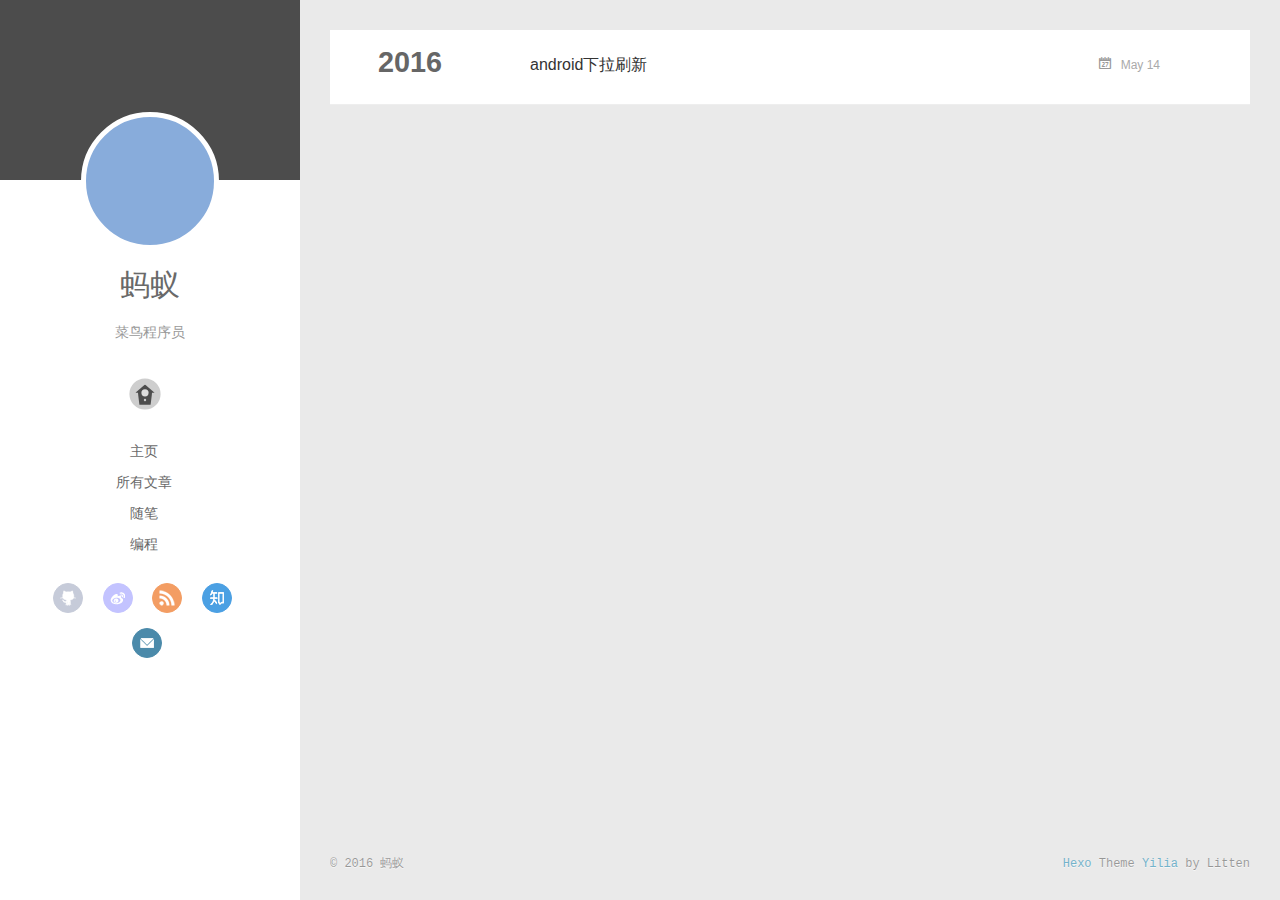
<file: archives/index.html>
<!DOCTYPE html>
<html>
<head>
  <meta charset="utf-8">
  
  <meta http-equiv="X-UA-Compatible" content="IE=edge" >
  <title>Archives | 蚂蚁</title>
  <meta name="viewport" content="width=device-width, initial-scale=1, maximum-scale=1">
  <meta name="description">
<meta property="og:type" content="website">
<meta property="og:title" content="蚂蚁">
<meta property="og:url" content="http://yoursite.com/archives/index.html">
<meta property="og:site_name" content="蚂蚁">
<meta property="og:description">
<meta name="twitter:card" content="summary">
<meta name="twitter:title" content="蚂蚁">
<meta name="twitter:description">
  
    <link rel="alternative" href="/atom.xml" title="蚂蚁" type="application/atom+xml">
  
  
    <link rel="icon" href="/favicon.png">
  
  <link rel="stylesheet" href="/css/style.css">
</head>

<body>
  <div id="container">
    <div class="left-col">
    <div class="overlay"></div>
<div class="intrude-less">
	<header id="header" class="inner">
		<a href="/" class="profilepic">
			
			<img lazy-src="https://avatars1.githubusercontent.com/u/8723944?v=3&amp;s=460" class="js-avatar">
			
		</a>

		<hgroup>
		  <h1 class="header-author"><a href="/">蚂蚁</a></h1>
		</hgroup>

		
		<p class="header-subtitle">菜鸟程序员</p>
		

		
			<div class="switch-btn">
				<div class="icon">
					<div class="icon-ctn">
						<div class="icon-wrap icon-house" data-idx="0">
							<div class="birdhouse"></div>
							<div class="birdhouse_holes"></div>
						</div>
						<div class="icon-wrap icon-ribbon hide" data-idx="1">
							<div class="ribbon"></div>
						</div>
						
						<div class="icon-wrap icon-link hide" data-idx="2">
							<div class="loopback_l"></div>
							<div class="loopback_r"></div>
						</div>
						
						
						<div class="icon-wrap icon-me hide" data-idx="3">
							<div class="user"></div>
							<div class="shoulder"></div>
						</div>
						
					</div>
					
				</div>
				<div class="tips-box hide">
					<div class="tips-arrow"></div>
					<ul class="tips-inner">
						<li>菜单</li>
						<li>标签</li>
						
						<li>友情链接</li>
						
						
						<li>关于我</li>
						
					</ul>
				</div>
			</div>
		

		<div class="switch-area">
			<div class="switch-wrap">
				<section class="switch-part switch-part1">
					<nav class="header-menu">
						<ul>
						
							<li><a href="/">主页</a></li>
				        
							<li><a href="/archives">所有文章</a></li>
				        
							<li><a href="/essay">随笔</a></li>
				        
							<li><a href="/code">编程</a></li>
				        
						</ul>
					</nav>
					<nav class="header-nav">
						<div class="social">
							
								<a class="github" target="_blank" href="https://github.com/yugai" title="github">github</a>
					        
								<a class="weibo" target="_blank" href="#" title="weibo">weibo</a>
					        
								<a class="rss" target="_blank" href="#" title="rss">rss</a>
					        
								<a class="zhihu" target="_blank" href="#" title="zhihu">zhihu</a>
					        
								<a class="mail" target="_blank" href="/784787081@qq.com" title="mail">mail</a>
					        
						</div>
					</nav>
				</section>
				
				
				<section class="switch-part switch-part2">
					<div class="widget tagcloud" id="js-tagcloud">
						
					</div>
				</section>
				
				
				
				<section class="switch-part switch-part3">
					<div id="js-friends">
					
			          <a target="_blank" class="main-nav-link switch-friends-link" href="http://itangqi.me">汤奇同学</a>
			        
			          <a target="_blank" class="main-nav-link switch-friends-link" href="http://my.csdn.net/lmj623565791">hongyang</a>
			        
			        </div>
				</section>
				

				
				
				<section class="switch-part switch-part4">
				
					<div id="js-aboutme">爱吃爱玩，爱游戏。 我就是我，是颜色不一样的烟火。</div>
				</section>
				
			</div>
		</div>
	</header>				
</div>

    </div>
    <div class="mid-col">
      <nav id="mobile-nav">
  	<div class="overlay">
  		<div class="slider-trigger"></div>
  		<h1 class="header-author js-mobile-header hide">蚂蚁</h1>
  	</div>
	<div class="intrude-less">
		<header id="header" class="inner">
			<div class="profilepic">
			
				<img lazy-src="https://avatars1.githubusercontent.com/u/8723944?v=3&amp;s=460" class="js-avatar">
			
			</div>
			<hgroup>
			  <h1 class="header-author">蚂蚁</h1>
			</hgroup>
			
			<p class="header-subtitle">菜鸟程序员</p>
			
			<nav class="header-menu">
				<ul>
				
					<li><a href="/">主页</a></li>
		        
					<li><a href="/archives">所有文章</a></li>
		        
					<li><a href="/essay">随笔</a></li>
		        
					<li><a href="/code">编程</a></li>
		        
		        <div class="clearfix"></div>
				</ul>
			</nav>
			<nav class="header-nav">
				<div class="social">
					
						<a class="github" target="_blank" href="https://github.com/yugai" title="github">github</a>
			        
						<a class="weibo" target="_blank" href="#" title="weibo">weibo</a>
			        
						<a class="rss" target="_blank" href="#" title="rss">rss</a>
			        
						<a class="zhihu" target="_blank" href="#" title="zhihu">zhihu</a>
			        
						<a class="mail" target="_blank" href="/784787081@qq.com" title="mail">mail</a>
			        
				</div>
			</nav>
		</header>				
	</div>
</nav>

      <div class="body-wrap">
  
  
    
    
      
      
      <section class="archives-wrap">
        <div class="archive-year-wrap">
          <a href="/archives/2016" class="archive-year">2016</a>
        </div>
        <div class="archives">
    
    <article class="archive-article archive-type-post">
  <div class="archive-article-inner">
    <header class="archive-article-header">
      	<div class="article-meta">
	      	<a href="/2016/05/14/android下拉刷新/" class="archive-article-date">
  	<time datetime="2016-05-14T15:08:27.000Z" itemprop="datePublished">May 14</time>
</a>
        </div>
    	 
  
    <h1 itemprop="name">
      <a class="archive-article-title" href="/2016/05/14/android下拉刷新/">android下拉刷新</a>
    </h1>
  

        <div class="article-info info-on-right">
          
          

        </div>
        <div class="clearfix"></div>
    </header>
  </div>
</article>
  
  
    </div></section>
  

    

</div>
      <footer id="footer">
  <div class="outer">
    <div id="footer-info">
    	<div class="footer-left">
    		&copy; 2016 蚂蚁
    	</div>
      	<div class="footer-right">
      		<a href="http://hexo.io/" target="_blank">Hexo</a>  Theme <a href="https://github.com/litten/hexo-theme-yilia" target="_blank">Yilia</a> by Litten
      	</div>
    </div>
  </div>
</footer>
    </div>
    
  <link rel="stylesheet" href="/fancybox/jquery.fancybox.css">


<script>
	var yiliaConfig = {
		fancybox: true,
		mathjax: true,
		animate: true,
		isHome: false,
		isPost: false,
		isArchive: true,
		isTag: false,
		isCategory: false,
		open_in_new: false
	}
</script>
<script src="http://7.url.cn/edu/jslib/comb/require-2.1.6,jquery-1.9.1.min.js"></script>
<script src="/js/main.js"></script>






<script type="text/x-mathjax-config">
MathJax.Hub.Config({
    tex2jax: {
        inlineMath: [ ['$','$'], ["\\(","\\)"]  ],
        processEscapes: true,
        skipTags: ['script', 'noscript', 'style', 'textarea', 'pre', 'code']
    }
});

MathJax.Hub.Queue(function() {
    var all = MathJax.Hub.getAllJax(), i;
    for(i=0; i < all.length; i += 1) {
        all[i].SourceElement().parentNode.className += ' has-jax';                 
    }       
});
</script>

<script type="text/javascript" src="http://cdn.mathjax.org/mathjax/latest/MathJax.js?config=TeX-AMS-MML_HTMLorMML">
</script>


  </div>
</body>
</html>
</file>
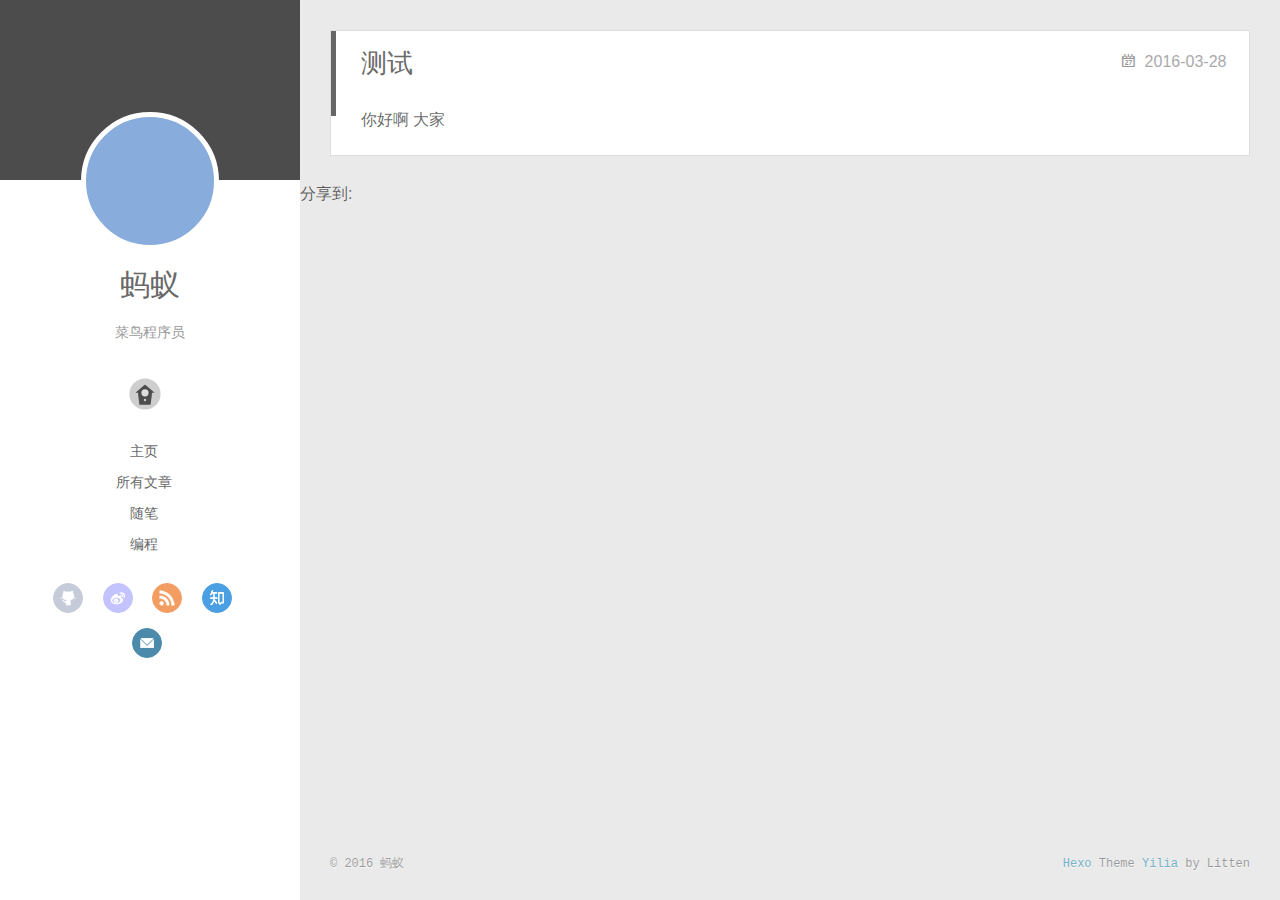
<file: code/index.html>
<!DOCTYPE html>
<html>
<head>
  <meta charset="utf-8">
  
  <meta http-equiv="X-UA-Compatible" content="IE=edge" >
  <title>测试 | 蚂蚁</title>
  <meta name="viewport" content="width=device-width, initial-scale=1, maximum-scale=1">
  <meta name="description" content="你好啊 大家">
<meta property="og:type" content="website">
<meta property="og:title" content="测试">
<meta property="og:url" content="http://yoursite.com/code/index.html">
<meta property="og:site_name" content="蚂蚁">
<meta property="og:description" content="你好啊 大家">
<meta property="og:updated_time" content="2016-03-28T08:08:01.000Z">
<meta name="twitter:card" content="summary">
<meta name="twitter:title" content="测试">
<meta name="twitter:description" content="你好啊 大家">
  
    <link rel="alternative" href="/atom.xml" title="蚂蚁" type="application/atom+xml">
  
  
    <link rel="icon" href="/favicon.png">
  
  <link rel="stylesheet" href="/css/style.css">
</head>

<body>
  <div id="container">
    <div class="left-col">
    <div class="overlay"></div>
<div class="intrude-less">
	<header id="header" class="inner">
		<a href="/" class="profilepic">
			
			<img lazy-src="https://avatars1.githubusercontent.com/u/8723944?v=3&amp;s=460" class="js-avatar">
			
		</a>

		<hgroup>
		  <h1 class="header-author"><a href="/">蚂蚁</a></h1>
		</hgroup>

		
		<p class="header-subtitle">菜鸟程序员</p>
		

		
			<div class="switch-btn">
				<div class="icon">
					<div class="icon-ctn">
						<div class="icon-wrap icon-house" data-idx="0">
							<div class="birdhouse"></div>
							<div class="birdhouse_holes"></div>
						</div>
						<div class="icon-wrap icon-ribbon hide" data-idx="1">
							<div class="ribbon"></div>
						</div>
						
						<div class="icon-wrap icon-link hide" data-idx="2">
							<div class="loopback_l"></div>
							<div class="loopback_r"></div>
						</div>
						
						
						<div class="icon-wrap icon-me hide" data-idx="3">
							<div class="user"></div>
							<div class="shoulder"></div>
						</div>
						
					</div>
					
				</div>
				<div class="tips-box hide">
					<div class="tips-arrow"></div>
					<ul class="tips-inner">
						<li>菜单</li>
						<li>标签</li>
						
						<li>友情链接</li>
						
						
						<li>关于我</li>
						
					</ul>
				</div>
			</div>
		

		<div class="switch-area">
			<div class="switch-wrap">
				<section class="switch-part switch-part1">
					<nav class="header-menu">
						<ul>
						
							<li><a href="/">主页</a></li>
				        
							<li><a href="/archives">所有文章</a></li>
				        
							<li><a href="/essay">随笔</a></li>
				        
							<li><a href="/code">编程</a></li>
				        
						</ul>
					</nav>
					<nav class="header-nav">
						<div class="social">
							
								<a class="github" target="_blank" href="https://github.com/yugai" title="github">github</a>
					        
								<a class="weibo" target="_blank" href="#" title="weibo">weibo</a>
					        
								<a class="rss" target="_blank" href="#" title="rss">rss</a>
					        
								<a class="zhihu" target="_blank" href="#" title="zhihu">zhihu</a>
					        
								<a class="mail" target="_blank" href="/784787081@qq.com" title="mail">mail</a>
					        
						</div>
					</nav>
				</section>
				
				
				<section class="switch-part switch-part2">
					<div class="widget tagcloud" id="js-tagcloud">
						
					</div>
				</section>
				
				
				
				<section class="switch-part switch-part3">
					<div id="js-friends">
					
			          <a target="_blank" class="main-nav-link switch-friends-link" href="http://itangqi.me">汤奇同学</a>
			        
			          <a target="_blank" class="main-nav-link switch-friends-link" href="http://my.csdn.net/lmj623565791">hongyang</a>
			        
			        </div>
				</section>
				

				
				
				<section class="switch-part switch-part4">
				
					<div id="js-aboutme">爱吃爱玩，爱游戏。 我就是我，是颜色不一样的烟火。</div>
				</section>
				
			</div>
		</div>
	</header>				
</div>

    </div>
    <div class="mid-col">
      <nav id="mobile-nav">
  	<div class="overlay">
  		<div class="slider-trigger"></div>
  		<h1 class="header-author js-mobile-header hide">蚂蚁</h1>
  	</div>
	<div class="intrude-less">
		<header id="header" class="inner">
			<div class="profilepic">
			
				<img lazy-src="https://avatars1.githubusercontent.com/u/8723944?v=3&amp;s=460" class="js-avatar">
			
			</div>
			<hgroup>
			  <h1 class="header-author">蚂蚁</h1>
			</hgroup>
			
			<p class="header-subtitle">菜鸟程序员</p>
			
			<nav class="header-menu">
				<ul>
				
					<li><a href="/">主页</a></li>
		        
					<li><a href="/archives">所有文章</a></li>
		        
					<li><a href="/essay">随笔</a></li>
		        
					<li><a href="/code">编程</a></li>
		        
		        <div class="clearfix"></div>
				</ul>
			</nav>
			<nav class="header-nav">
				<div class="social">
					
						<a class="github" target="_blank" href="https://github.com/yugai" title="github">github</a>
			        
						<a class="weibo" target="_blank" href="#" title="weibo">weibo</a>
			        
						<a class="rss" target="_blank" href="#" title="rss">rss</a>
			        
						<a class="zhihu" target="_blank" href="#" title="zhihu">zhihu</a>
			        
						<a class="mail" target="_blank" href="/784787081@qq.com" title="mail">mail</a>
			        
				</div>
			</nav>
		</header>				
	</div>
</nav>

      <div class="body-wrap"><article id="page-undefined" class="article article-type-page" itemscope itemprop="blogPost">
  
    <div class="article-meta">
      <a href="/code/index.html" class="article-date">
  	<time datetime="2016-03-28T08:03:37.000Z" itemprop="datePublished">2016-03-28</time>
</a>
    </div>
  
  <div class="article-inner">
    
      <input type="hidden" class="isFancy" />
    
    
      <header class="article-header">
        
  
    <h1 class="article-title" itemprop="name">
      测试
    </h1>
  

      </header>
      
      <div class="article-info article-info-post">
        
        

        <div class="clearfix"></div>
      </div>
      
    
    <div class="article-entry" itemprop="articleBody">
      
        <p>你好啊 大家</p>

      
    </div>
    
  </div>
  
    
  
</article>


<div class="share_jia">
	<!-- JiaThis Button BEGIN -->
	<div class="jiathis_style">
		<span class="jiathis_txt">分享到: &nbsp; </span>
		<a class="jiathis_button_facebook"></a> 
    <a class="jiathis_button_twitter"></a>
    <a class="jiathis_button_plus"></a> 
    <a class="jiathis_button_tsina"></a>
		<a class="jiathis_button_cqq"></a>
		<a class="jiathis_button_douban"></a>
		<a class="jiathis_button_weixin"></a>
		<a class="jiathis_button_tumblr"></a>
    <a href="http://www.jiathis.com/share" class="jiathis jiathis_txt jtico jtico_jiathis" target="_blank"></a>
	</div>
	<script type="text/javascript" src="http://v3.jiathis.com/code/jia.js?uid=1405949716054953" charset="utf-8"></script>
	<!-- JiaThis Button END -->
</div>




<div class="share_addthis">
  <div class="sharing addthis_toolbox share">
    <a class="addthis_button_facebook_like"></a>
    <a class="addthis_button_tweet"></a>
    <a class="addthis_button_google_plusone" g:plusone:size="medium"></a>
    <a class="addthis_counter addthis_pill_style"></a>
  </div>
  <script type="text/javascript" src="//s7.addthis.com/js/300/addthis_widget.js#pubid=ra-560c64c35486b3d4" async="async"></script>
</div>




<div class="duoshuo">
	<!-- 多说评论框 start -->
	<div class="ds-thread" data-thread-key="undefined" data-title="测试" data-url="http://yoursite.com/code/index.html"></div>
	<!-- 多说评论框 end -->
	<!-- 多说公共JS代码 start (一个网页只需插入一次) -->
	<script type="text/javascript">
	var duoshuoQuery = {short_name:"true"};
	(function() {
		var ds = document.createElement('script');
		ds.type = 'text/javascript';ds.async = true;
		ds.src = (document.location.protocol == 'https:' ? 'https:' : 'http:') + '//static.duoshuo.com/embed.js';
		ds.charset = 'UTF-8';
		(document.getElementsByTagName('head')[0] 
		 || document.getElementsByTagName('body')[0]).appendChild(ds);
	})();
	</script>
	<!-- 多说公共JS代码 end -->
</div>




</div>
      <footer id="footer">
  <div class="outer">
    <div id="footer-info">
    	<div class="footer-left">
    		&copy; 2016 蚂蚁
    	</div>
      	<div class="footer-right">
      		<a href="http://hexo.io/" target="_blank">Hexo</a>  Theme <a href="https://github.com/litten/hexo-theme-yilia" target="_blank">Yilia</a> by Litten
      	</div>
    </div>
  </div>
</footer>
    </div>
    
  <link rel="stylesheet" href="/fancybox/jquery.fancybox.css">


<script>
	var yiliaConfig = {
		fancybox: true,
		mathjax: true,
		animate: true,
		isHome: false,
		isPost: false,
		isArchive: false,
		isTag: false,
		isCategory: false,
		open_in_new: false
	}
</script>
<script src="http://7.url.cn/edu/jslib/comb/require-2.1.6,jquery-1.9.1.min.js"></script>
<script src="/js/main.js"></script>






<script type="text/x-mathjax-config">
MathJax.Hub.Config({
    tex2jax: {
        inlineMath: [ ['$','$'], ["\\(","\\)"]  ],
        processEscapes: true,
        skipTags: ['script', 'noscript', 'style', 'textarea', 'pre', 'code']
    }
});

MathJax.Hub.Queue(function() {
    var all = MathJax.Hub.getAllJax(), i;
    for(i=0; i < all.length; i += 1) {
        all[i].SourceElement().parentNode.className += ' has-jax';                 
    }       
});
</script>

<script type="text/javascript" src="http://cdn.mathjax.org/mathjax/latest/MathJax.js?config=TeX-AMS-MML_HTMLorMML">
</script>


  </div>
</body>
</html>
</file>
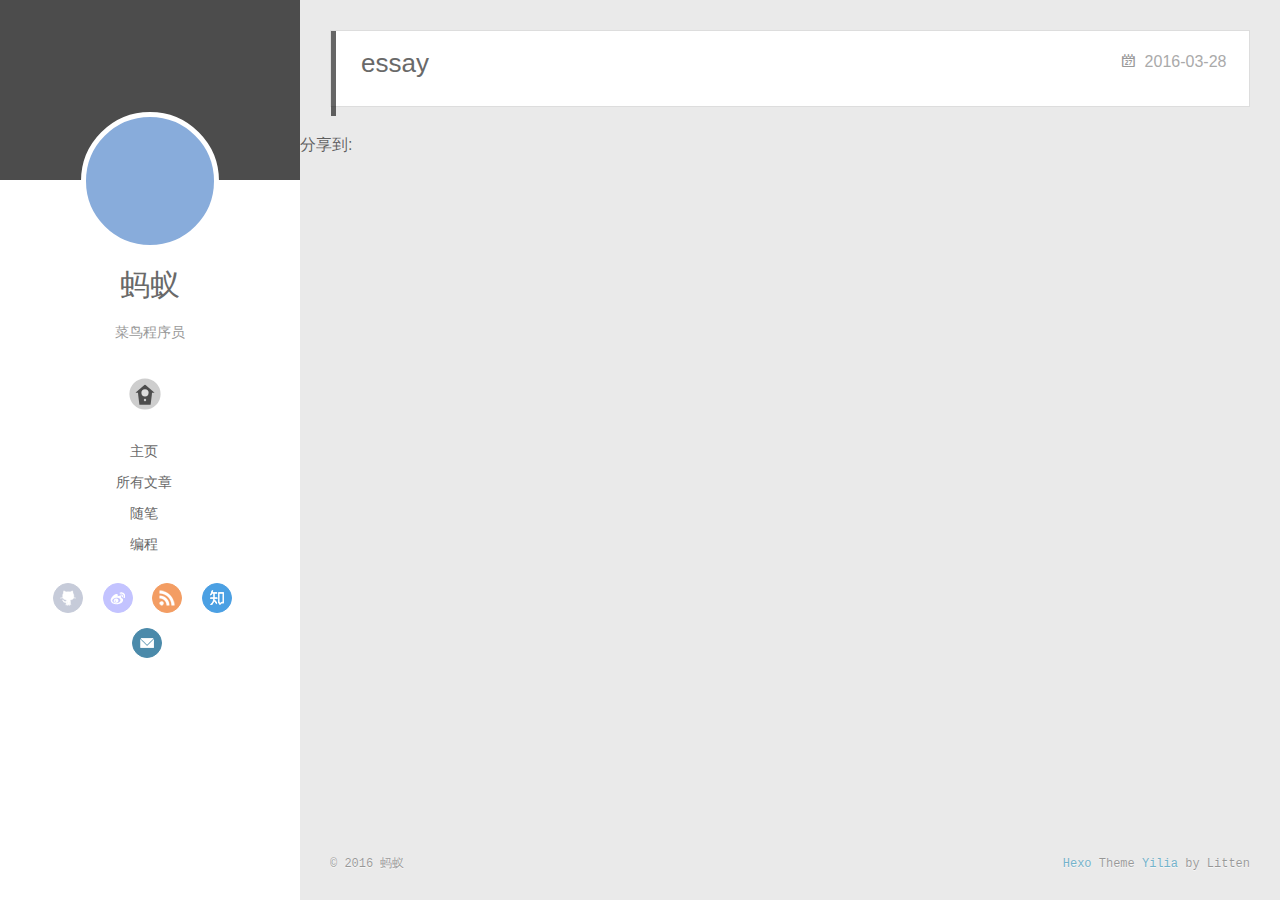
<file: essay/index.html>
<!DOCTYPE html>
<html>
<head>
  <meta charset="utf-8">
  
  <meta http-equiv="X-UA-Compatible" content="IE=edge" >
  <title>essay | 蚂蚁</title>
  <meta name="viewport" content="width=device-width, initial-scale=1, maximum-scale=1">
  <meta name="description">
<meta property="og:type" content="website">
<meta property="og:title" content="essay">
<meta property="og:url" content="http://yoursite.com/essay/index.html">
<meta property="og:site_name" content="蚂蚁">
<meta property="og:description">
<meta property="og:updated_time" content="2016-03-28T08:03:20.000Z">
<meta name="twitter:card" content="summary">
<meta name="twitter:title" content="essay">
<meta name="twitter:description">
  
    <link rel="alternative" href="/atom.xml" title="蚂蚁" type="application/atom+xml">
  
  
    <link rel="icon" href="/favicon.png">
  
  <link rel="stylesheet" href="/css/style.css">
</head>

<body>
  <div id="container">
    <div class="left-col">
    <div class="overlay"></div>
<div class="intrude-less">
	<header id="header" class="inner">
		<a href="/" class="profilepic">
			
			<img lazy-src="https://avatars1.githubusercontent.com/u/8723944?v=3&amp;s=460" class="js-avatar">
			
		</a>

		<hgroup>
		  <h1 class="header-author"><a href="/">蚂蚁</a></h1>
		</hgroup>

		
		<p class="header-subtitle">菜鸟程序员</p>
		

		
			<div class="switch-btn">
				<div class="icon">
					<div class="icon-ctn">
						<div class="icon-wrap icon-house" data-idx="0">
							<div class="birdhouse"></div>
							<div class="birdhouse_holes"></div>
						</div>
						<div class="icon-wrap icon-ribbon hide" data-idx="1">
							<div class="ribbon"></div>
						</div>
						
						<div class="icon-wrap icon-link hide" data-idx="2">
							<div class="loopback_l"></div>
							<div class="loopback_r"></div>
						</div>
						
						
						<div class="icon-wrap icon-me hide" data-idx="3">
							<div class="user"></div>
							<div class="shoulder"></div>
						</div>
						
					</div>
					
				</div>
				<div class="tips-box hide">
					<div class="tips-arrow"></div>
					<ul class="tips-inner">
						<li>菜单</li>
						<li>标签</li>
						
						<li>友情链接</li>
						
						
						<li>关于我</li>
						
					</ul>
				</div>
			</div>
		

		<div class="switch-area">
			<div class="switch-wrap">
				<section class="switch-part switch-part1">
					<nav class="header-menu">
						<ul>
						
							<li><a href="/">主页</a></li>
				        
							<li><a href="/archives">所有文章</a></li>
				        
							<li><a href="/essay">随笔</a></li>
				        
							<li><a href="/code">编程</a></li>
				        
						</ul>
					</nav>
					<nav class="header-nav">
						<div class="social">
							
								<a class="github" target="_blank" href="https://github.com/yugai" title="github">github</a>
					        
								<a class="weibo" target="_blank" href="#" title="weibo">weibo</a>
					        
								<a class="rss" target="_blank" href="#" title="rss">rss</a>
					        
								<a class="zhihu" target="_blank" href="#" title="zhihu">zhihu</a>
					        
								<a class="mail" target="_blank" href="/784787081@qq.com" title="mail">mail</a>
					        
						</div>
					</nav>
				</section>
				
				
				<section class="switch-part switch-part2">
					<div class="widget tagcloud" id="js-tagcloud">
						
					</div>
				</section>
				
				
				
				<section class="switch-part switch-part3">
					<div id="js-friends">
					
			          <a target="_blank" class="main-nav-link switch-friends-link" href="http://itangqi.me">汤奇同学</a>
			        
			          <a target="_blank" class="main-nav-link switch-friends-link" href="http://my.csdn.net/lmj623565791">hongyang</a>
			        
			        </div>
				</section>
				

				
				
				<section class="switch-part switch-part4">
				
					<div id="js-aboutme">爱吃爱玩，爱游戏。 我就是我，是颜色不一样的烟火。</div>
				</section>
				
			</div>
		</div>
	</header>				
</div>

    </div>
    <div class="mid-col">
      <nav id="mobile-nav">
  	<div class="overlay">
  		<div class="slider-trigger"></div>
  		<h1 class="header-author js-mobile-header hide">蚂蚁</h1>
  	</div>
	<div class="intrude-less">
		<header id="header" class="inner">
			<div class="profilepic">
			
				<img lazy-src="https://avatars1.githubusercontent.com/u/8723944?v=3&amp;s=460" class="js-avatar">
			
			</div>
			<hgroup>
			  <h1 class="header-author">蚂蚁</h1>
			</hgroup>
			
			<p class="header-subtitle">菜鸟程序员</p>
			
			<nav class="header-menu">
				<ul>
				
					<li><a href="/">主页</a></li>
		        
					<li><a href="/archives">所有文章</a></li>
		        
					<li><a href="/essay">随笔</a></li>
		        
					<li><a href="/code">编程</a></li>
		        
		        <div class="clearfix"></div>
				</ul>
			</nav>
			<nav class="header-nav">
				<div class="social">
					
						<a class="github" target="_blank" href="https://github.com/yugai" title="github">github</a>
			        
						<a class="weibo" target="_blank" href="#" title="weibo">weibo</a>
			        
						<a class="rss" target="_blank" href="#" title="rss">rss</a>
			        
						<a class="zhihu" target="_blank" href="#" title="zhihu">zhihu</a>
			        
						<a class="mail" target="_blank" href="/784787081@qq.com" title="mail">mail</a>
			        
				</div>
			</nav>
		</header>				
	</div>
</nav>

      <div class="body-wrap"><article id="page-undefined" class="article article-type-page" itemscope itemprop="blogPost">
  
    <div class="article-meta">
      <a href="/essay/index.html" class="article-date">
  	<time datetime="2016-03-28T08:03:19.000Z" itemprop="datePublished">2016-03-28</time>
</a>
    </div>
  
  <div class="article-inner">
    
      <input type="hidden" class="isFancy" />
    
    
      <header class="article-header">
        
  
    <h1 class="article-title" itemprop="name">
      essay
    </h1>
  

      </header>
      
      <div class="article-info article-info-post">
        
        

        <div class="clearfix"></div>
      </div>
      
    
    <div class="article-entry" itemprop="articleBody">
      
        
      
    </div>
    
  </div>
  
    
  
</article>


<div class="share_jia">
	<!-- JiaThis Button BEGIN -->
	<div class="jiathis_style">
		<span class="jiathis_txt">分享到: &nbsp; </span>
		<a class="jiathis_button_facebook"></a> 
    <a class="jiathis_button_twitter"></a>
    <a class="jiathis_button_plus"></a> 
    <a class="jiathis_button_tsina"></a>
		<a class="jiathis_button_cqq"></a>
		<a class="jiathis_button_douban"></a>
		<a class="jiathis_button_weixin"></a>
		<a class="jiathis_button_tumblr"></a>
    <a href="http://www.jiathis.com/share" class="jiathis jiathis_txt jtico jtico_jiathis" target="_blank"></a>
	</div>
	<script type="text/javascript" src="http://v3.jiathis.com/code/jia.js?uid=1405949716054953" charset="utf-8"></script>
	<!-- JiaThis Button END -->
</div>




<div class="share_addthis">
  <div class="sharing addthis_toolbox share">
    <a class="addthis_button_facebook_like"></a>
    <a class="addthis_button_tweet"></a>
    <a class="addthis_button_google_plusone" g:plusone:size="medium"></a>
    <a class="addthis_counter addthis_pill_style"></a>
  </div>
  <script type="text/javascript" src="//s7.addthis.com/js/300/addthis_widget.js#pubid=ra-560c64c35486b3d4" async="async"></script>
</div>




<div class="duoshuo">
	<!-- 多说评论框 start -->
	<div class="ds-thread" data-thread-key="undefined" data-title="essay" data-url="http://yoursite.com/essay/index.html"></div>
	<!-- 多说评论框 end -->
	<!-- 多说公共JS代码 start (一个网页只需插入一次) -->
	<script type="text/javascript">
	var duoshuoQuery = {short_name:"true"};
	(function() {
		var ds = document.createElement('script');
		ds.type = 'text/javascript';ds.async = true;
		ds.src = (document.location.protocol == 'https:' ? 'https:' : 'http:') + '//static.duoshuo.com/embed.js';
		ds.charset = 'UTF-8';
		(document.getElementsByTagName('head')[0] 
		 || document.getElementsByTagName('body')[0]).appendChild(ds);
	})();
	</script>
	<!-- 多说公共JS代码 end -->
</div>




</div>
      <footer id="footer">
  <div class="outer">
    <div id="footer-info">
    	<div class="footer-left">
    		&copy; 2016 蚂蚁
    	</div>
      	<div class="footer-right">
      		<a href="http://hexo.io/" target="_blank">Hexo</a>  Theme <a href="https://github.com/litten/hexo-theme-yilia" target="_blank">Yilia</a> by Litten
      	</div>
    </div>
  </div>
</footer>
    </div>
    
  <link rel="stylesheet" href="/fancybox/jquery.fancybox.css">


<script>
	var yiliaConfig = {
		fancybox: true,
		mathjax: true,
		animate: true,
		isHome: false,
		isPost: false,
		isArchive: false,
		isTag: false,
		isCategory: false,
		open_in_new: false
	}
</script>
<script src="http://7.url.cn/edu/jslib/comb/require-2.1.6,jquery-1.9.1.min.js"></script>
<script src="/js/main.js"></script>






<script type="text/x-mathjax-config">
MathJax.Hub.Config({
    tex2jax: {
        inlineMath: [ ['$','$'], ["\\(","\\)"]  ],
        processEscapes: true,
        skipTags: ['script', 'noscript', 'style', 'textarea', 'pre', 'code']
    }
});

MathJax.Hub.Queue(function() {
    var all = MathJax.Hub.getAllJax(), i;
    for(i=0; i < all.length; i += 1) {
        all[i].SourceElement().parentNode.className += ' has-jax';                 
    }       
});
</script>

<script type="text/javascript" src="http://cdn.mathjax.org/mathjax/latest/MathJax.js?config=TeX-AMS-MML_HTMLorMML">
</script>


  </div>
</body>
</html>
</file>
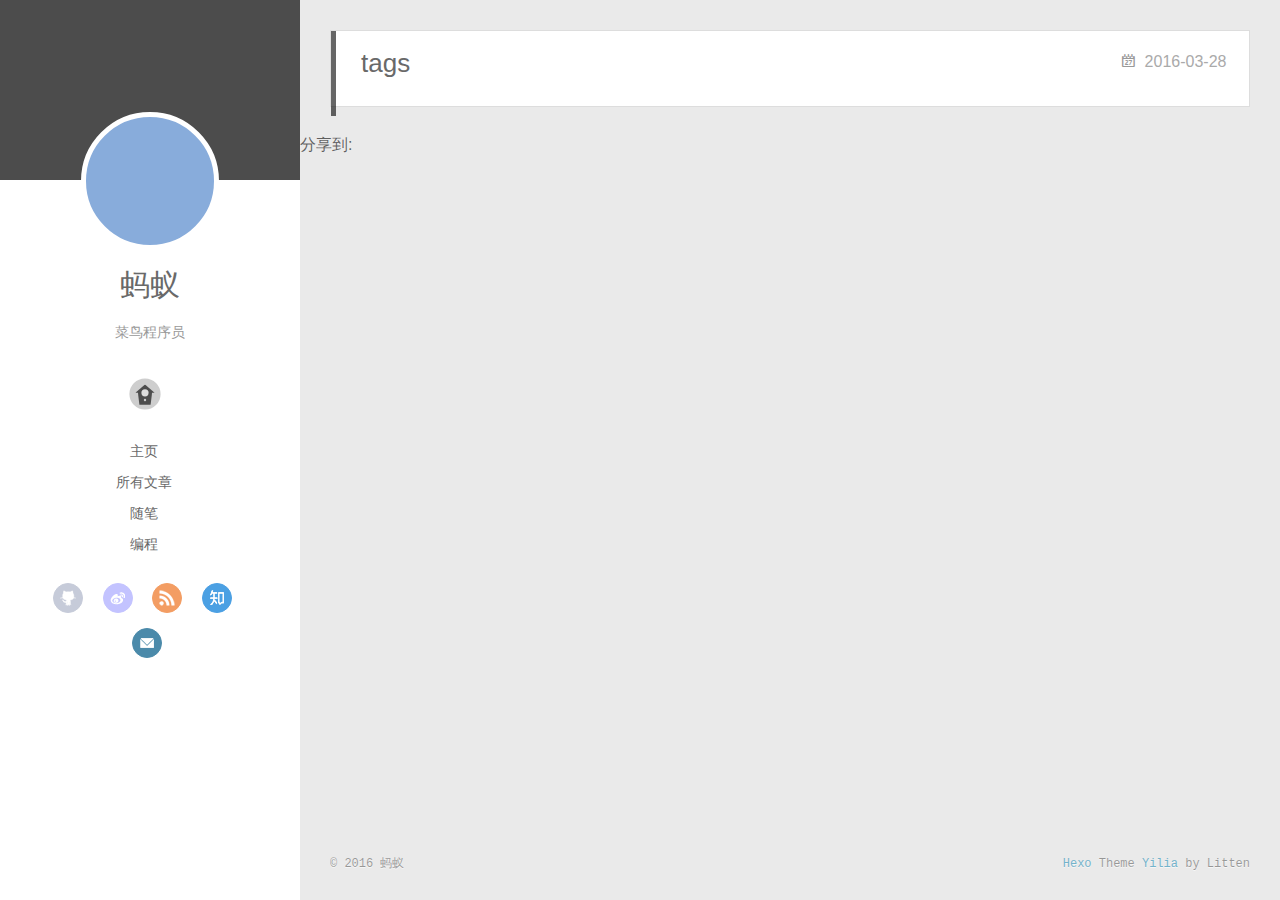
<file: tags/index.html>
<!DOCTYPE html>
<html>
<head>
  <meta charset="utf-8">
  
  <meta http-equiv="X-UA-Compatible" content="IE=edge" >
  <title>tags | 蚂蚁</title>
  <meta name="viewport" content="width=device-width, initial-scale=1, maximum-scale=1">
  <meta name="description">
<meta property="og:type" content="website">
<meta property="og:title" content="tags">
<meta property="og:url" content="http://yoursite.com/tags/index.html">
<meta property="og:site_name" content="蚂蚁">
<meta property="og:description">
<meta property="og:updated_time" content="2016-03-28T09:50:49.000Z">
<meta name="twitter:card" content="summary">
<meta name="twitter:title" content="tags">
<meta name="twitter:description">
  
    <link rel="alternative" href="/atom.xml" title="蚂蚁" type="application/atom+xml">
  
  
    <link rel="icon" href="/favicon.png">
  
  <link rel="stylesheet" href="/css/style.css">
</head>

<body>
  <div id="container">
    <div class="left-col">
    <div class="overlay"></div>
<div class="intrude-less">
	<header id="header" class="inner">
		<a href="/" class="profilepic">
			
			<img lazy-src="https://avatars1.githubusercontent.com/u/8723944?v=3&amp;s=460" class="js-avatar">
			
		</a>

		<hgroup>
		  <h1 class="header-author"><a href="/">蚂蚁</a></h1>
		</hgroup>

		
		<p class="header-subtitle">菜鸟程序员</p>
		

		
			<div class="switch-btn">
				<div class="icon">
					<div class="icon-ctn">
						<div class="icon-wrap icon-house" data-idx="0">
							<div class="birdhouse"></div>
							<div class="birdhouse_holes"></div>
						</div>
						<div class="icon-wrap icon-ribbon hide" data-idx="1">
							<div class="ribbon"></div>
						</div>
						
						<div class="icon-wrap icon-link hide" data-idx="2">
							<div class="loopback_l"></div>
							<div class="loopback_r"></div>
						</div>
						
						
						<div class="icon-wrap icon-me hide" data-idx="3">
							<div class="user"></div>
							<div class="shoulder"></div>
						</div>
						
					</div>
					
				</div>
				<div class="tips-box hide">
					<div class="tips-arrow"></div>
					<ul class="tips-inner">
						<li>菜单</li>
						<li>标签</li>
						
						<li>友情链接</li>
						
						
						<li>关于我</li>
						
					</ul>
				</div>
			</div>
		

		<div class="switch-area">
			<div class="switch-wrap">
				<section class="switch-part switch-part1">
					<nav class="header-menu">
						<ul>
						
							<li><a href="/">主页</a></li>
				        
							<li><a href="/archives">所有文章</a></li>
				        
							<li><a href="/essay">随笔</a></li>
				        
							<li><a href="/code">编程</a></li>
				        
						</ul>
					</nav>
					<nav class="header-nav">
						<div class="social">
							
								<a class="github" target="_blank" href="https://github.com/yugai" title="github">github</a>
					        
								<a class="weibo" target="_blank" href="#" title="weibo">weibo</a>
					        
								<a class="rss" target="_blank" href="#" title="rss">rss</a>
					        
								<a class="zhihu" target="_blank" href="#" title="zhihu">zhihu</a>
					        
								<a class="mail" target="_blank" href="/784787081@qq.com" title="mail">mail</a>
					        
						</div>
					</nav>
				</section>
				
				
				<section class="switch-part switch-part2">
					<div class="widget tagcloud" id="js-tagcloud">
						
					</div>
				</section>
				
				
				
				<section class="switch-part switch-part3">
					<div id="js-friends">
					
			          <a target="_blank" class="main-nav-link switch-friends-link" href="http://itangqi.me">汤奇同学</a>
			        
			          <a target="_blank" class="main-nav-link switch-friends-link" href="http://my.csdn.net/lmj623565791">hongyang</a>
			        
			        </div>
				</section>
				

				
				
				<section class="switch-part switch-part4">
				
					<div id="js-aboutme">爱吃爱玩，爱游戏。 我就是我，是颜色不一样的烟火。</div>
				</section>
				
			</div>
		</div>
	</header>				
</div>

    </div>
    <div class="mid-col">
      <nav id="mobile-nav">
  	<div class="overlay">
  		<div class="slider-trigger"></div>
  		<h1 class="header-author js-mobile-header hide">蚂蚁</h1>
  	</div>
	<div class="intrude-less">
		<header id="header" class="inner">
			<div class="profilepic">
			
				<img lazy-src="https://avatars1.githubusercontent.com/u/8723944?v=3&amp;s=460" class="js-avatar">
			
			</div>
			<hgroup>
			  <h1 class="header-author">蚂蚁</h1>
			</hgroup>
			
			<p class="header-subtitle">菜鸟程序员</p>
			
			<nav class="header-menu">
				<ul>
				
					<li><a href="/">主页</a></li>
		        
					<li><a href="/archives">所有文章</a></li>
		        
					<li><a href="/essay">随笔</a></li>
		        
					<li><a href="/code">编程</a></li>
		        
		        <div class="clearfix"></div>
				</ul>
			</nav>
			<nav class="header-nav">
				<div class="social">
					
						<a class="github" target="_blank" href="https://github.com/yugai" title="github">github</a>
			        
						<a class="weibo" target="_blank" href="#" title="weibo">weibo</a>
			        
						<a class="rss" target="_blank" href="#" title="rss">rss</a>
			        
						<a class="zhihu" target="_blank" href="#" title="zhihu">zhihu</a>
			        
						<a class="mail" target="_blank" href="/784787081@qq.com" title="mail">mail</a>
			        
				</div>
			</nav>
		</header>				
	</div>
</nav>

      <div class="body-wrap"><article id="page-undefined" class="article article-type-page" itemscope itemprop="blogPost">
  
    <div class="article-meta">
      <a href="/tags/index.html" class="article-date">
  	<time datetime="2016-03-28T09:50:49.000Z" itemprop="datePublished">2016-03-28</time>
</a>
    </div>
  
  <div class="article-inner">
    
      <input type="hidden" class="isFancy" />
    
    
      <header class="article-header">
        
  
    <h1 class="article-title" itemprop="name">
      tags
    </h1>
  

      </header>
      
      <div class="article-info article-info-post">
        
        

        <div class="clearfix"></div>
      </div>
      
    
    <div class="article-entry" itemprop="articleBody">
      
        
      
    </div>
    
  </div>
  
    
  
</article>


<div class="share_jia">
	<!-- JiaThis Button BEGIN -->
	<div class="jiathis_style">
		<span class="jiathis_txt">分享到: &nbsp; </span>
		<a class="jiathis_button_facebook"></a> 
    <a class="jiathis_button_twitter"></a>
    <a class="jiathis_button_plus"></a> 
    <a class="jiathis_button_tsina"></a>
		<a class="jiathis_button_cqq"></a>
		<a class="jiathis_button_douban"></a>
		<a class="jiathis_button_weixin"></a>
		<a class="jiathis_button_tumblr"></a>
    <a href="http://www.jiathis.com/share" class="jiathis jiathis_txt jtico jtico_jiathis" target="_blank"></a>
	</div>
	<script type="text/javascript" src="http://v3.jiathis.com/code/jia.js?uid=1405949716054953" charset="utf-8"></script>
	<!-- JiaThis Button END -->
</div>




<div class="share_addthis">
  <div class="sharing addthis_toolbox share">
    <a class="addthis_button_facebook_like"></a>
    <a class="addthis_button_tweet"></a>
    <a class="addthis_button_google_plusone" g:plusone:size="medium"></a>
    <a class="addthis_counter addthis_pill_style"></a>
  </div>
  <script type="text/javascript" src="//s7.addthis.com/js/300/addthis_widget.js#pubid=ra-560c64c35486b3d4" async="async"></script>
</div>




<div class="duoshuo">
	<!-- 多说评论框 start -->
	<div class="ds-thread" data-thread-key="undefined" data-title="tags" data-url="http://yoursite.com/tags/index.html"></div>
	<!-- 多说评论框 end -->
	<!-- 多说公共JS代码 start (一个网页只需插入一次) -->
	<script type="text/javascript">
	var duoshuoQuery = {short_name:"true"};
	(function() {
		var ds = document.createElement('script');
		ds.type = 'text/javascript';ds.async = true;
		ds.src = (document.location.protocol == 'https:' ? 'https:' : 'http:') + '//static.duoshuo.com/embed.js';
		ds.charset = 'UTF-8';
		(document.getElementsByTagName('head')[0] 
		 || document.getElementsByTagName('body')[0]).appendChild(ds);
	})();
	</script>
	<!-- 多说公共JS代码 end -->
</div>




</div>
      <footer id="footer">
  <div class="outer">
    <div id="footer-info">
    	<div class="footer-left">
    		&copy; 2016 蚂蚁
    	</div>
      	<div class="footer-right">
      		<a href="http://hexo.io/" target="_blank">Hexo</a>  Theme <a href="https://github.com/litten/hexo-theme-yilia" target="_blank">Yilia</a> by Litten
      	</div>
    </div>
  </div>
</footer>
    </div>
    
  <link rel="stylesheet" href="/fancybox/jquery.fancybox.css">


<script>
	var yiliaConfig = {
		fancybox: true,
		mathjax: true,
		animate: true,
		isHome: false,
		isPost: false,
		isArchive: false,
		isTag: false,
		isCategory: false,
		open_in_new: false
	}
</script>
<script src="http://7.url.cn/edu/jslib/comb/require-2.1.6,jquery-1.9.1.min.js"></script>
<script src="/js/main.js"></script>






<script type="text/x-mathjax-config">
MathJax.Hub.Config({
    tex2jax: {
        inlineMath: [ ['$','$'], ["\\(","\\)"]  ],
        processEscapes: true,
        skipTags: ['script', 'noscript', 'style', 'textarea', 'pre', 'code']
    }
});

MathJax.Hub.Queue(function() {
    var all = MathJax.Hub.getAllJax(), i;
    for(i=0; i < all.length; i += 1) {
        all[i].SourceElement().parentNode.className += ' has-jax';                 
    }       
});
</script>

<script type="text/javascript" src="http://cdn.mathjax.org/mathjax/latest/MathJax.js?config=TeX-AMS-MML_HTMLorMML">
</script>


  </div>
</body>
</html>
</file>
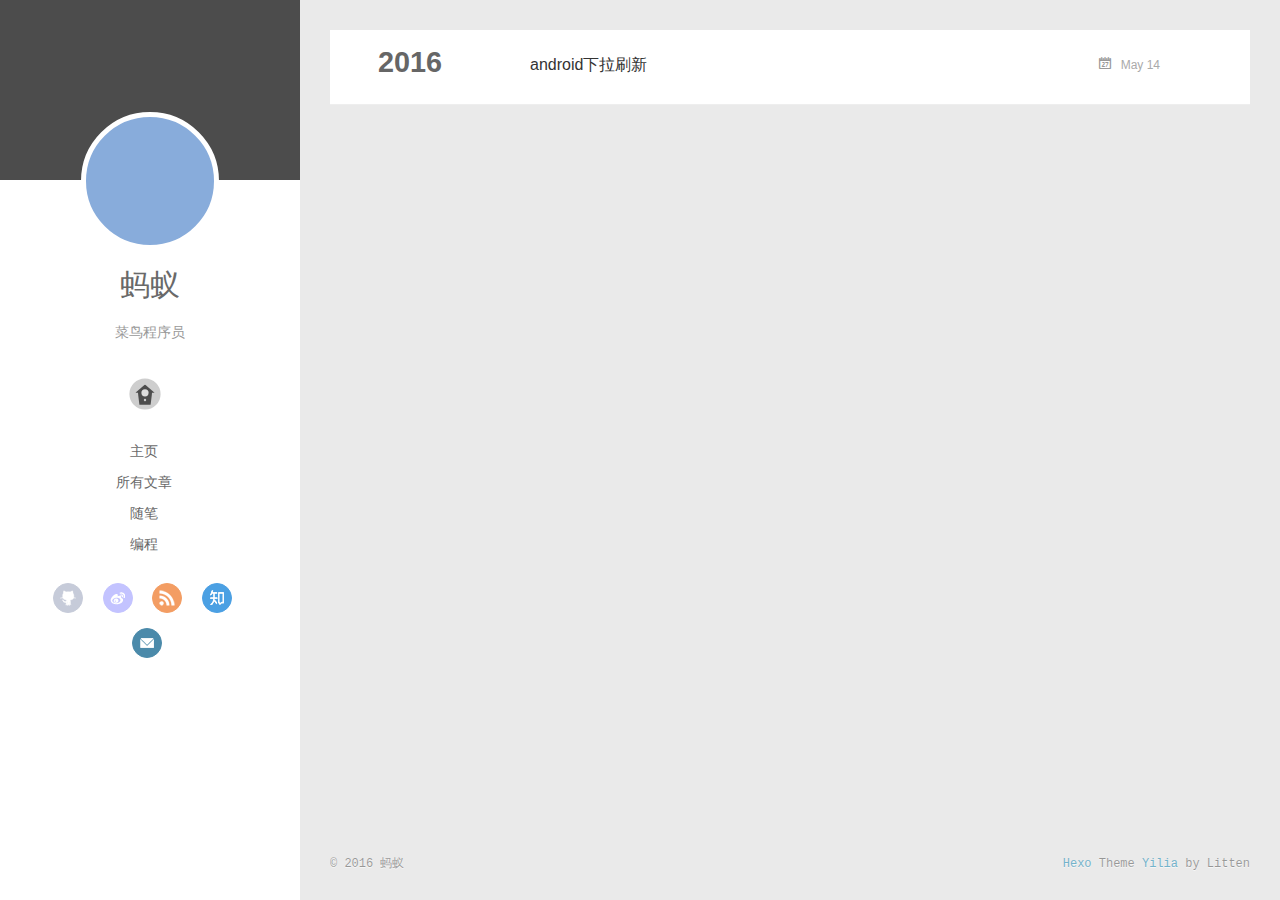
<file: archives/2016/index.html>
<!DOCTYPE html>
<html>
<head>
  <meta charset="utf-8">
  
  <meta http-equiv="X-UA-Compatible" content="IE=edge" >
  <title>Archives: 2016 | 蚂蚁</title>
  <meta name="viewport" content="width=device-width, initial-scale=1, maximum-scale=1">
  <meta name="description">
<meta property="og:type" content="website">
<meta property="og:title" content="蚂蚁">
<meta property="og:url" content="http://yoursite.com/archives/2016/index.html">
<meta property="og:site_name" content="蚂蚁">
<meta property="og:description">
<meta name="twitter:card" content="summary">
<meta name="twitter:title" content="蚂蚁">
<meta name="twitter:description">
  
    <link rel="alternative" href="/atom.xml" title="蚂蚁" type="application/atom+xml">
  
  
    <link rel="icon" href="/favicon.png">
  
  <link rel="stylesheet" href="/css/style.css">
</head>

<body>
  <div id="container">
    <div class="left-col">
    <div class="overlay"></div>
<div class="intrude-less">
	<header id="header" class="inner">
		<a href="/" class="profilepic">
			
			<img lazy-src="https://avatars1.githubusercontent.com/u/8723944?v=3&amp;s=460" class="js-avatar">
			
		</a>

		<hgroup>
		  <h1 class="header-author"><a href="/">蚂蚁</a></h1>
		</hgroup>

		
		<p class="header-subtitle">菜鸟程序员</p>
		

		
			<div class="switch-btn">
				<div class="icon">
					<div class="icon-ctn">
						<div class="icon-wrap icon-house" data-idx="0">
							<div class="birdhouse"></div>
							<div class="birdhouse_holes"></div>
						</div>
						<div class="icon-wrap icon-ribbon hide" data-idx="1">
							<div class="ribbon"></div>
						</div>
						
						<div class="icon-wrap icon-link hide" data-idx="2">
							<div class="loopback_l"></div>
							<div class="loopback_r"></div>
						</div>
						
						
						<div class="icon-wrap icon-me hide" data-idx="3">
							<div class="user"></div>
							<div class="shoulder"></div>
						</div>
						
					</div>
					
				</div>
				<div class="tips-box hide">
					<div class="tips-arrow"></div>
					<ul class="tips-inner">
						<li>菜单</li>
						<li>标签</li>
						
						<li>友情链接</li>
						
						
						<li>关于我</li>
						
					</ul>
				</div>
			</div>
		

		<div class="switch-area">
			<div class="switch-wrap">
				<section class="switch-part switch-part1">
					<nav class="header-menu">
						<ul>
						
							<li><a href="/">主页</a></li>
				        
							<li><a href="/archives">所有文章</a></li>
				        
							<li><a href="/essay">随笔</a></li>
				        
							<li><a href="/code">编程</a></li>
				        
						</ul>
					</nav>
					<nav class="header-nav">
						<div class="social">
							
								<a class="github" target="_blank" href="https://github.com/yugai" title="github">github</a>
					        
								<a class="weibo" target="_blank" href="#" title="weibo">weibo</a>
					        
								<a class="rss" target="_blank" href="#" title="rss">rss</a>
					        
								<a class="zhihu" target="_blank" href="#" title="zhihu">zhihu</a>
					        
								<a class="mail" target="_blank" href="/784787081@qq.com" title="mail">mail</a>
					        
						</div>
					</nav>
				</section>
				
				
				<section class="switch-part switch-part2">
					<div class="widget tagcloud" id="js-tagcloud">
						
					</div>
				</section>
				
				
				
				<section class="switch-part switch-part3">
					<div id="js-friends">
					
			          <a target="_blank" class="main-nav-link switch-friends-link" href="http://itangqi.me">汤奇同学</a>
			        
			          <a target="_blank" class="main-nav-link switch-friends-link" href="http://my.csdn.net/lmj623565791">hongyang</a>
			        
			        </div>
				</section>
				

				
				
				<section class="switch-part switch-part4">
				
					<div id="js-aboutme">爱吃爱玩，爱游戏。 我就是我，是颜色不一样的烟火。</div>
				</section>
				
			</div>
		</div>
	</header>				
</div>

    </div>
    <div class="mid-col">
      <nav id="mobile-nav">
  	<div class="overlay">
  		<div class="slider-trigger"></div>
  		<h1 class="header-author js-mobile-header hide">蚂蚁</h1>
  	</div>
	<div class="intrude-less">
		<header id="header" class="inner">
			<div class="profilepic">
			
				<img lazy-src="https://avatars1.githubusercontent.com/u/8723944?v=3&amp;s=460" class="js-avatar">
			
			</div>
			<hgroup>
			  <h1 class="header-author">蚂蚁</h1>
			</hgroup>
			
			<p class="header-subtitle">菜鸟程序员</p>
			
			<nav class="header-menu">
				<ul>
				
					<li><a href="/">主页</a></li>
		        
					<li><a href="/archives">所有文章</a></li>
		        
					<li><a href="/essay">随笔</a></li>
		        
					<li><a href="/code">编程</a></li>
		        
		        <div class="clearfix"></div>
				</ul>
			</nav>
			<nav class="header-nav">
				<div class="social">
					
						<a class="github" target="_blank" href="https://github.com/yugai" title="github">github</a>
			        
						<a class="weibo" target="_blank" href="#" title="weibo">weibo</a>
			        
						<a class="rss" target="_blank" href="#" title="rss">rss</a>
			        
						<a class="zhihu" target="_blank" href="#" title="zhihu">zhihu</a>
			        
						<a class="mail" target="_blank" href="/784787081@qq.com" title="mail">mail</a>
			        
				</div>
			</nav>
		</header>				
	</div>
</nav>

      <div class="body-wrap">
  
  
    
    
      
      
      <section class="archives-wrap">
        <div class="archive-year-wrap">
          <a href="/archives/2016" class="archive-year">2016</a>
        </div>
        <div class="archives">
    
    <article class="archive-article archive-type-post">
  <div class="archive-article-inner">
    <header class="archive-article-header">
      	<div class="article-meta">
	      	<a href="/2016/05/14/android下拉刷新/" class="archive-article-date">
  	<time datetime="2016-05-14T15:08:27.000Z" itemprop="datePublished">May 14</time>
</a>
        </div>
    	 
  
    <h1 itemprop="name">
      <a class="archive-article-title" href="/2016/05/14/android下拉刷新/">android下拉刷新</a>
    </h1>
  

        <div class="article-info info-on-right">
          
          

        </div>
        <div class="clearfix"></div>
    </header>
  </div>
</article>
  
  
    </div></section>
  

    

</div>
      <footer id="footer">
  <div class="outer">
    <div id="footer-info">
    	<div class="footer-left">
    		&copy; 2016 蚂蚁
    	</div>
      	<div class="footer-right">
      		<a href="http://hexo.io/" target="_blank">Hexo</a>  Theme <a href="https://github.com/litten/hexo-theme-yilia" target="_blank">Yilia</a> by Litten
      	</div>
    </div>
  </div>
</footer>
    </div>
    
  <link rel="stylesheet" href="/fancybox/jquery.fancybox.css">


<script>
	var yiliaConfig = {
		fancybox: true,
		mathjax: true,
		animate: true,
		isHome: false,
		isPost: false,
		isArchive: true,
		isTag: false,
		isCategory: false,
		open_in_new: false
	}
</script>
<script src="http://7.url.cn/edu/jslib/comb/require-2.1.6,jquery-1.9.1.min.js"></script>
<script src="/js/main.js"></script>






<script type="text/x-mathjax-config">
MathJax.Hub.Config({
    tex2jax: {
        inlineMath: [ ['$','$'], ["\\(","\\)"]  ],
        processEscapes: true,
        skipTags: ['script', 'noscript', 'style', 'textarea', 'pre', 'code']
    }
});

MathJax.Hub.Queue(function() {
    var all = MathJax.Hub.getAllJax(), i;
    for(i=0; i < all.length; i += 1) {
        all[i].SourceElement().parentNode.className += ' has-jax';                 
    }       
});
</script>

<script type="text/javascript" src="http://cdn.mathjax.org/mathjax/latest/MathJax.js?config=TeX-AMS-MML_HTMLorMML">
</script>


  </div>
</body>
</html>
</file>
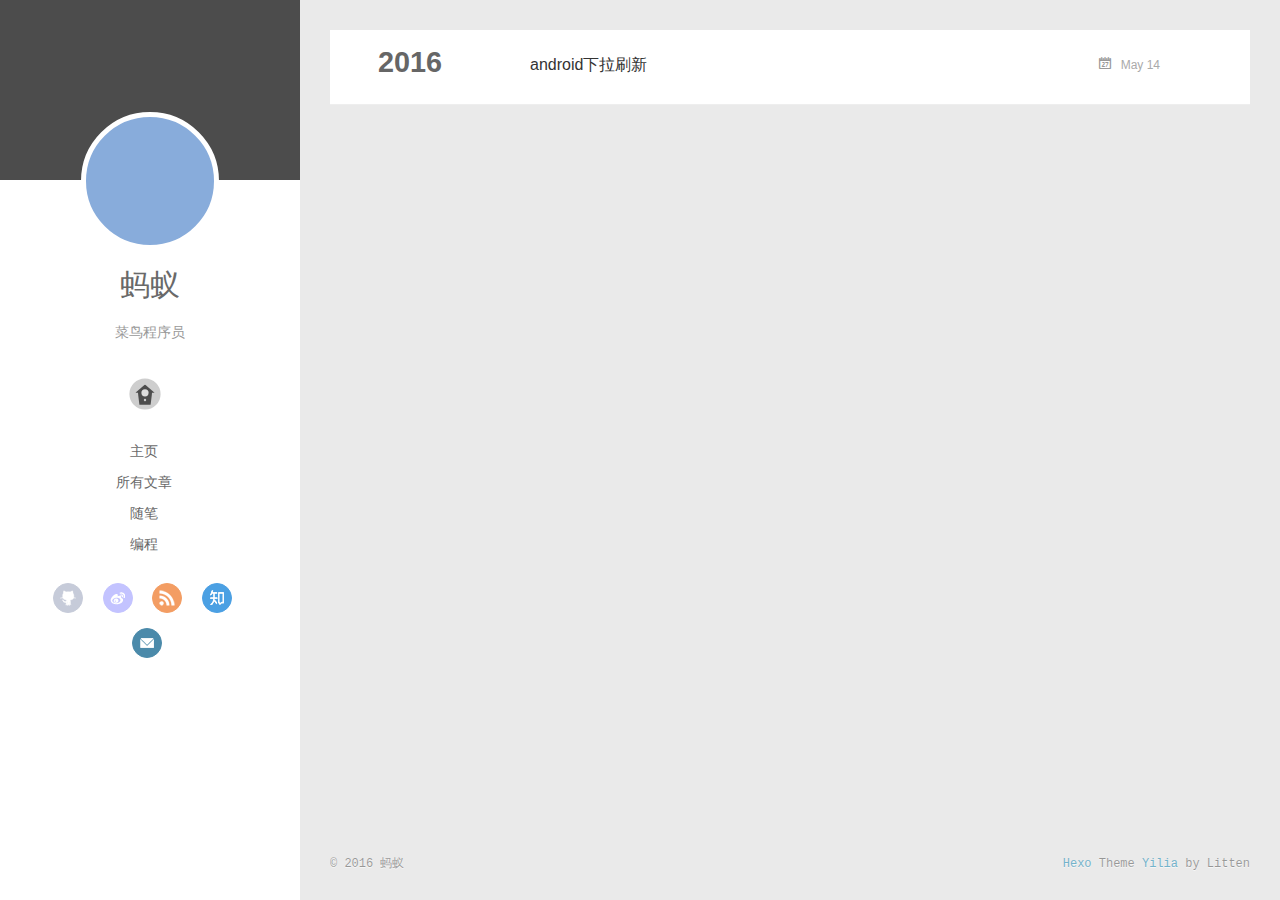
<file: archives/2016/05/index.html>
<!DOCTYPE html>
<html>
<head>
  <meta charset="utf-8">
  
  <meta http-equiv="X-UA-Compatible" content="IE=edge" >
  <title>Archives: 2016/5 | 蚂蚁</title>
  <meta name="viewport" content="width=device-width, initial-scale=1, maximum-scale=1">
  <meta name="description">
<meta property="og:type" content="website">
<meta property="og:title" content="蚂蚁">
<meta property="og:url" content="http://yoursite.com/archives/2016/05/index.html">
<meta property="og:site_name" content="蚂蚁">
<meta property="og:description">
<meta name="twitter:card" content="summary">
<meta name="twitter:title" content="蚂蚁">
<meta name="twitter:description">
  
    <link rel="alternative" href="/atom.xml" title="蚂蚁" type="application/atom+xml">
  
  
    <link rel="icon" href="/favicon.png">
  
  <link rel="stylesheet" href="/css/style.css">
</head>

<body>
  <div id="container">
    <div class="left-col">
    <div class="overlay"></div>
<div class="intrude-less">
	<header id="header" class="inner">
		<a href="/" class="profilepic">
			
			<img lazy-src="https://avatars1.githubusercontent.com/u/8723944?v=3&amp;s=460" class="js-avatar">
			
		</a>

		<hgroup>
		  <h1 class="header-author"><a href="/">蚂蚁</a></h1>
		</hgroup>

		
		<p class="header-subtitle">菜鸟程序员</p>
		

		
			<div class="switch-btn">
				<div class="icon">
					<div class="icon-ctn">
						<div class="icon-wrap icon-house" data-idx="0">
							<div class="birdhouse"></div>
							<div class="birdhouse_holes"></div>
						</div>
						<div class="icon-wrap icon-ribbon hide" data-idx="1">
							<div class="ribbon"></div>
						</div>
						
						<div class="icon-wrap icon-link hide" data-idx="2">
							<div class="loopback_l"></div>
							<div class="loopback_r"></div>
						</div>
						
						
						<div class="icon-wrap icon-me hide" data-idx="3">
							<div class="user"></div>
							<div class="shoulder"></div>
						</div>
						
					</div>
					
				</div>
				<div class="tips-box hide">
					<div class="tips-arrow"></div>
					<ul class="tips-inner">
						<li>菜单</li>
						<li>标签</li>
						
						<li>友情链接</li>
						
						
						<li>关于我</li>
						
					</ul>
				</div>
			</div>
		

		<div class="switch-area">
			<div class="switch-wrap">
				<section class="switch-part switch-part1">
					<nav class="header-menu">
						<ul>
						
							<li><a href="/">主页</a></li>
				        
							<li><a href="/archives">所有文章</a></li>
				        
							<li><a href="/essay">随笔</a></li>
				        
							<li><a href="/code">编程</a></li>
				        
						</ul>
					</nav>
					<nav class="header-nav">
						<div class="social">
							
								<a class="github" target="_blank" href="https://github.com/yugai" title="github">github</a>
					        
								<a class="weibo" target="_blank" href="#" title="weibo">weibo</a>
					        
								<a class="rss" target="_blank" href="#" title="rss">rss</a>
					        
								<a class="zhihu" target="_blank" href="#" title="zhihu">zhihu</a>
					        
								<a class="mail" target="_blank" href="/784787081@qq.com" title="mail">mail</a>
					        
						</div>
					</nav>
				</section>
				
				
				<section class="switch-part switch-part2">
					<div class="widget tagcloud" id="js-tagcloud">
						
					</div>
				</section>
				
				
				
				<section class="switch-part switch-part3">
					<div id="js-friends">
					
			          <a target="_blank" class="main-nav-link switch-friends-link" href="http://itangqi.me">汤奇同学</a>
			        
			          <a target="_blank" class="main-nav-link switch-friends-link" href="http://my.csdn.net/lmj623565791">hongyang</a>
			        
			        </div>
				</section>
				

				
				
				<section class="switch-part switch-part4">
				
					<div id="js-aboutme">爱吃爱玩，爱游戏。 我就是我，是颜色不一样的烟火。</div>
				</section>
				
			</div>
		</div>
	</header>				
</div>

    </div>
    <div class="mid-col">
      <nav id="mobile-nav">
  	<div class="overlay">
  		<div class="slider-trigger"></div>
  		<h1 class="header-author js-mobile-header hide">蚂蚁</h1>
  	</div>
	<div class="intrude-less">
		<header id="header" class="inner">
			<div class="profilepic">
			
				<img lazy-src="https://avatars1.githubusercontent.com/u/8723944?v=3&amp;s=460" class="js-avatar">
			
			</div>
			<hgroup>
			  <h1 class="header-author">蚂蚁</h1>
			</hgroup>
			
			<p class="header-subtitle">菜鸟程序员</p>
			
			<nav class="header-menu">
				<ul>
				
					<li><a href="/">主页</a></li>
		        
					<li><a href="/archives">所有文章</a></li>
		        
					<li><a href="/essay">随笔</a></li>
		        
					<li><a href="/code">编程</a></li>
		        
		        <div class="clearfix"></div>
				</ul>
			</nav>
			<nav class="header-nav">
				<div class="social">
					
						<a class="github" target="_blank" href="https://github.com/yugai" title="github">github</a>
			        
						<a class="weibo" target="_blank" href="#" title="weibo">weibo</a>
			        
						<a class="rss" target="_blank" href="#" title="rss">rss</a>
			        
						<a class="zhihu" target="_blank" href="#" title="zhihu">zhihu</a>
			        
						<a class="mail" target="_blank" href="/784787081@qq.com" title="mail">mail</a>
			        
				</div>
			</nav>
		</header>				
	</div>
</nav>

      <div class="body-wrap">
  
  
    
    
      
      
      <section class="archives-wrap">
        <div class="archive-year-wrap">
          <a href="/archives/2016" class="archive-year">2016</a>
        </div>
        <div class="archives">
    
    <article class="archive-article archive-type-post">
  <div class="archive-article-inner">
    <header class="archive-article-header">
      	<div class="article-meta">
	      	<a href="/2016/05/14/android下拉刷新/" class="archive-article-date">
  	<time datetime="2016-05-14T15:08:27.000Z" itemprop="datePublished">May 14</time>
</a>
        </div>
    	 
  
    <h1 itemprop="name">
      <a class="archive-article-title" href="/2016/05/14/android下拉刷新/">android下拉刷新</a>
    </h1>
  

        <div class="article-info info-on-right">
          
          

        </div>
        <div class="clearfix"></div>
    </header>
  </div>
</article>
  
  
    </div></section>
  

    

</div>
      <footer id="footer">
  <div class="outer">
    <div id="footer-info">
    	<div class="footer-left">
    		&copy; 2016 蚂蚁
    	</div>
      	<div class="footer-right">
      		<a href="http://hexo.io/" target="_blank">Hexo</a>  Theme <a href="https://github.com/litten/hexo-theme-yilia" target="_blank">Yilia</a> by Litten
      	</div>
    </div>
  </div>
</footer>
    </div>
    
  <link rel="stylesheet" href="/fancybox/jquery.fancybox.css">


<script>
	var yiliaConfig = {
		fancybox: true,
		mathjax: true,
		animate: true,
		isHome: false,
		isPost: false,
		isArchive: true,
		isTag: false,
		isCategory: false,
		open_in_new: false
	}
</script>
<script src="http://7.url.cn/edu/jslib/comb/require-2.1.6,jquery-1.9.1.min.js"></script>
<script src="/js/main.js"></script>






<script type="text/x-mathjax-config">
MathJax.Hub.Config({
    tex2jax: {
        inlineMath: [ ['$','$'], ["\\(","\\)"]  ],
        processEscapes: true,
        skipTags: ['script', 'noscript', 'style', 'textarea', 'pre', 'code']
    }
});

MathJax.Hub.Queue(function() {
    var all = MathJax.Hub.getAllJax(), i;
    for(i=0; i < all.length; i += 1) {
        all[i].SourceElement().parentNode.className += ' has-jax';                 
    }       
});
</script>

<script type="text/javascript" src="http://cdn.mathjax.org/mathjax/latest/MathJax.js?config=TeX-AMS-MML_HTMLorMML">
</script>


  </div>
</body>
</html>
</file>
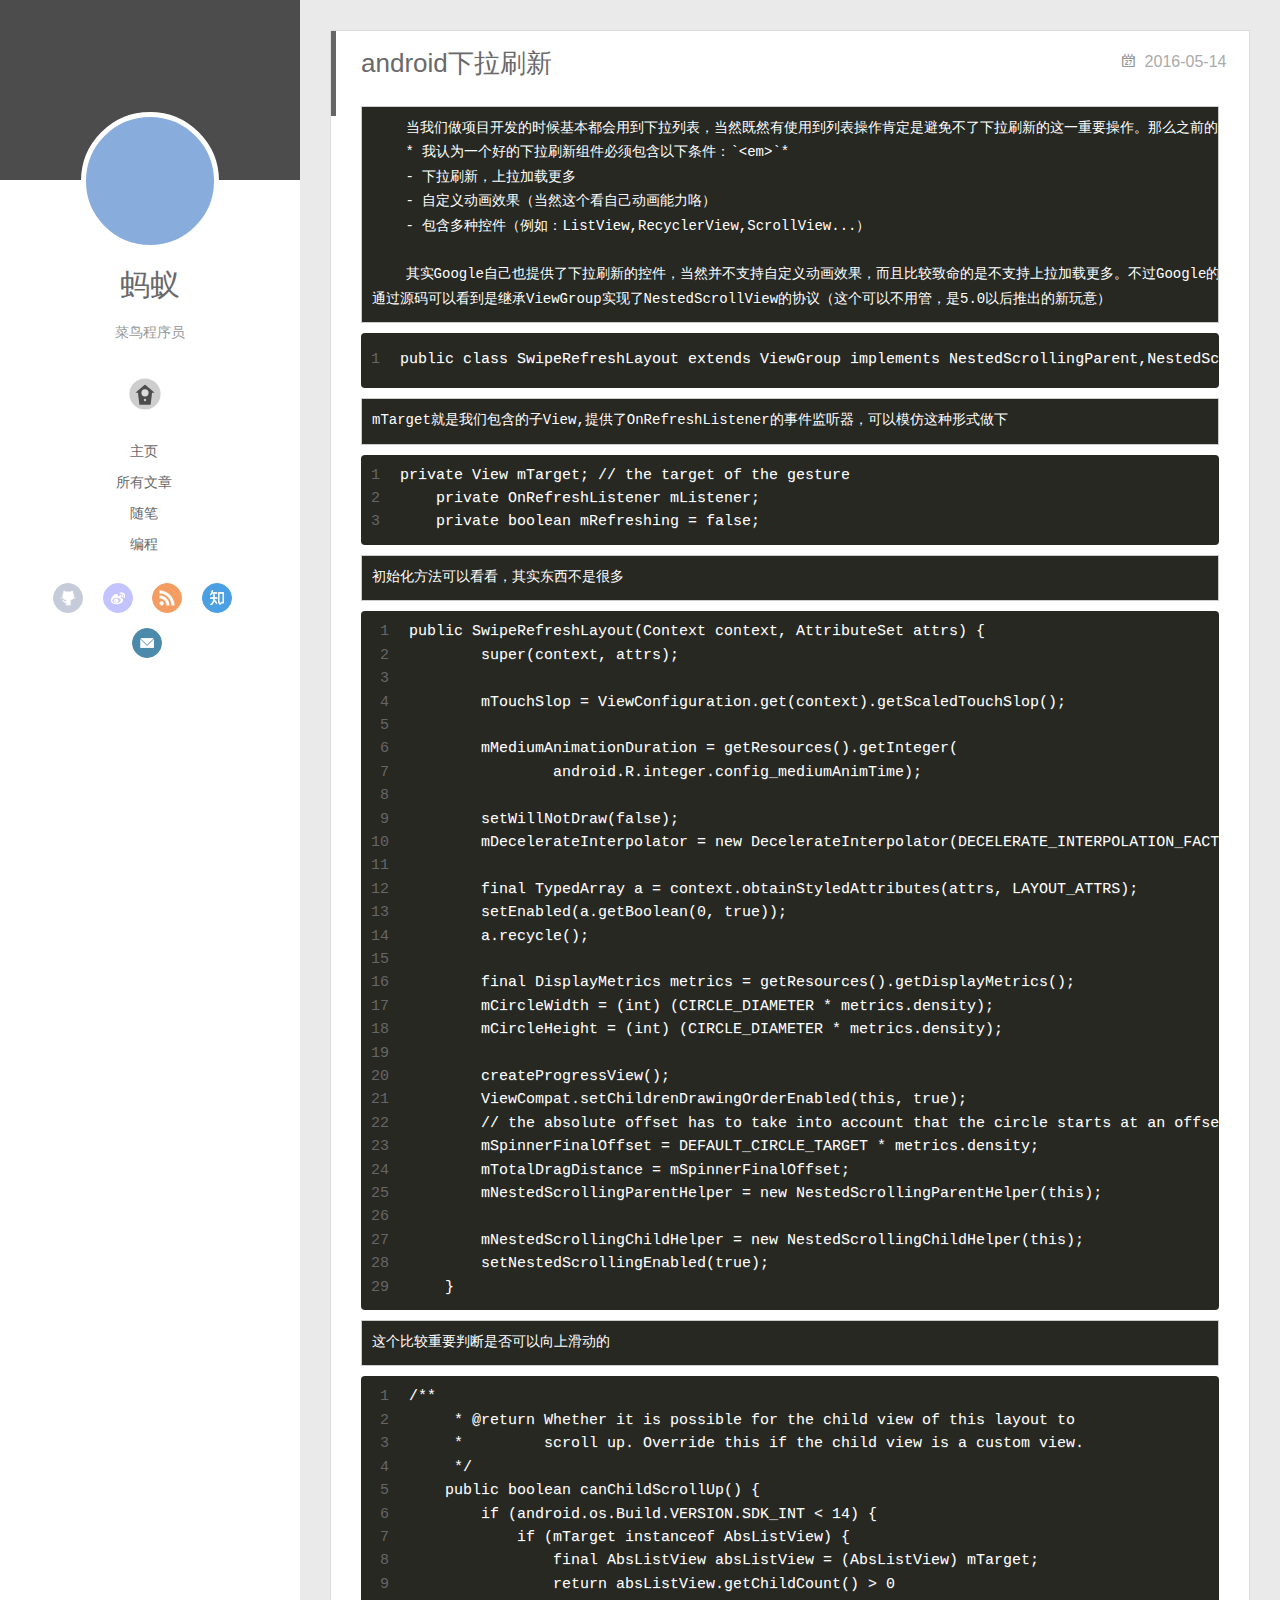
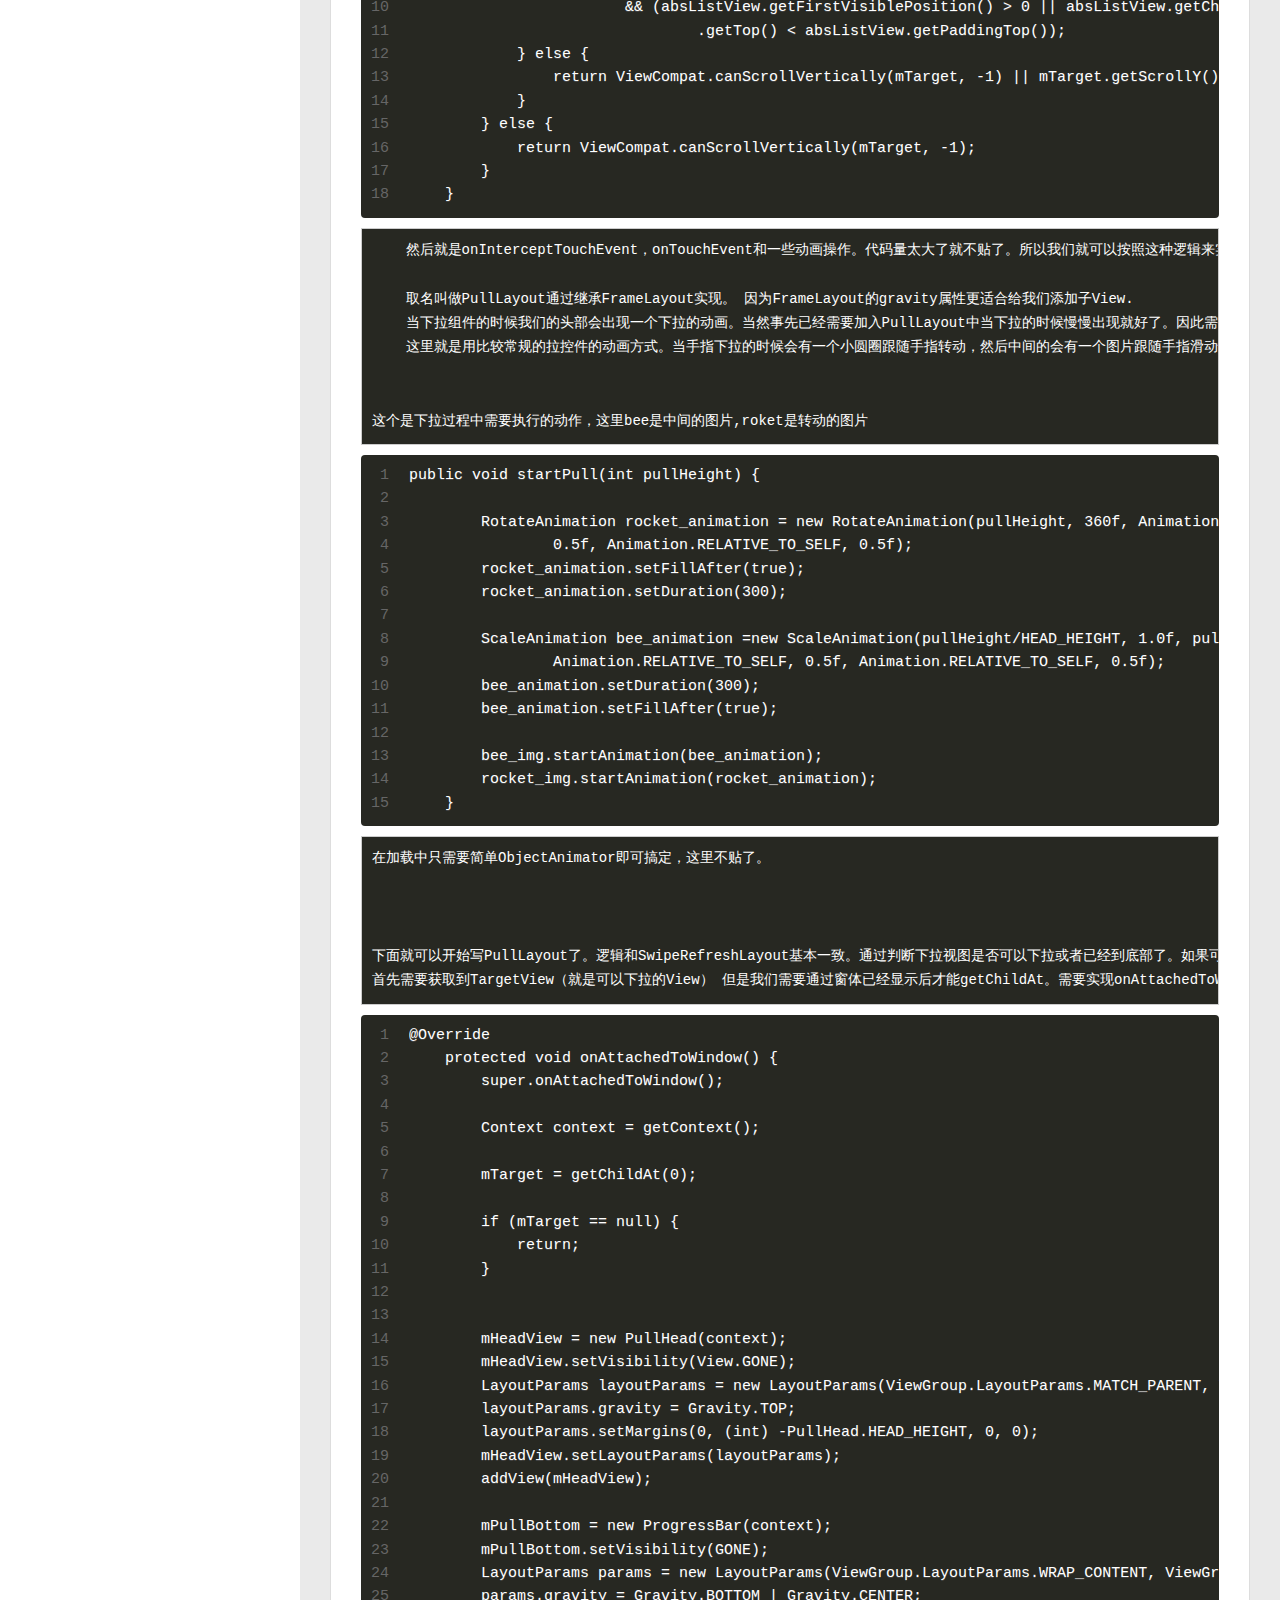
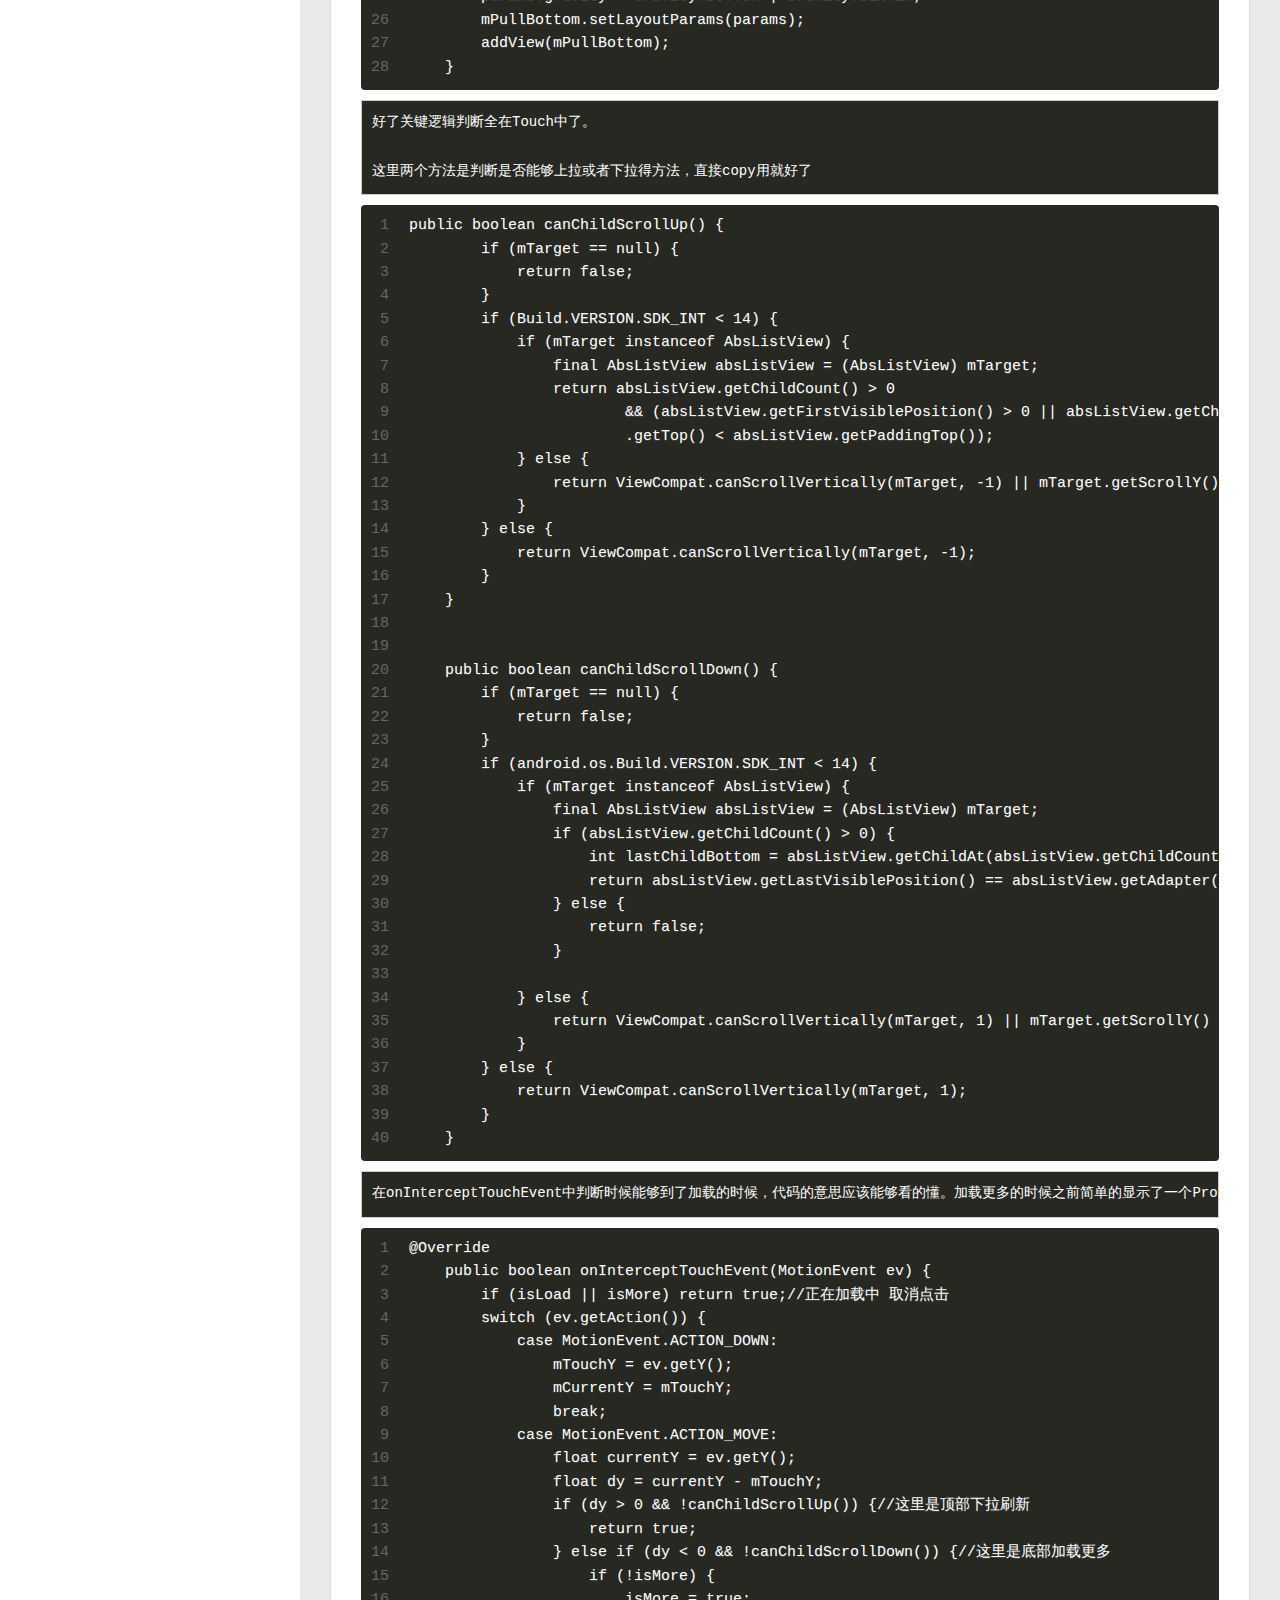
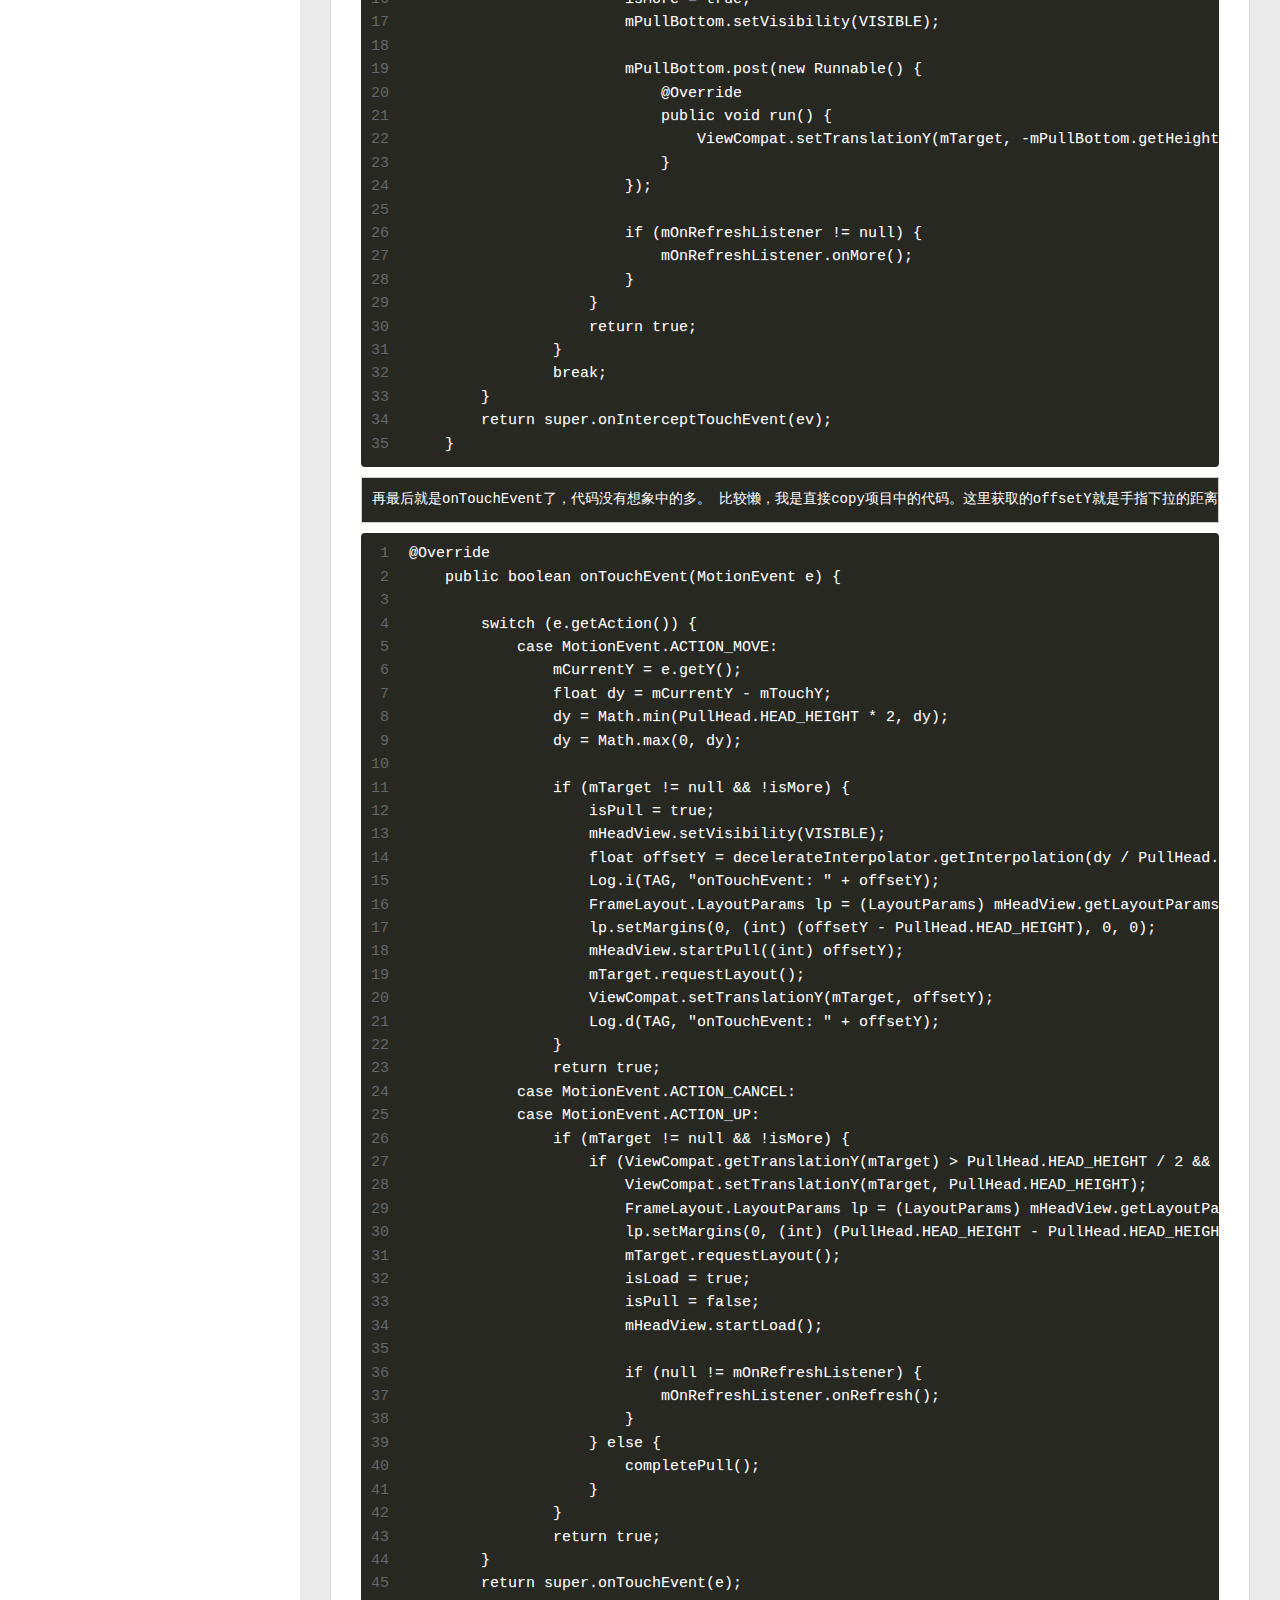
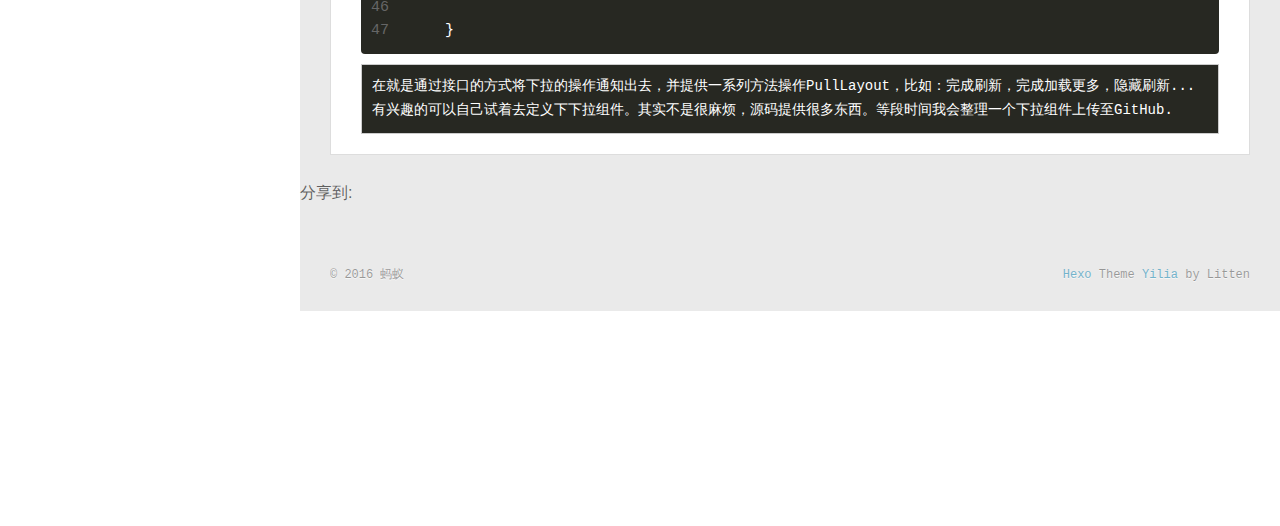
<file: 2016/05/14/android下拉刷新/index.html>
<!DOCTYPE html>
<html>
<head>
  <meta charset="utf-8">
  
  <meta http-equiv="X-UA-Compatible" content="IE=edge" >
  <title>android下拉刷新 | 蚂蚁</title>
  <meta name="viewport" content="width=device-width, initial-scale=1, maximum-scale=1">
  <meta name="description" content="当我们做项目开发的时候基本都会用到下拉列表，当然既然有使用到列表操作肯定是避免不了下拉刷新的这一重要操作。那么之前的项目我们肯定使用的好多githua上面优秀的开源库。可是别人的始终的别人的，可定制性不高，还要去学习掌握其API，与其这样还不如自己去写一个属于自己的下拉刷新组件。
    * 我认为一个好的下拉刷新组件必须包含以下条件：`&amp;lt;em&amp;gt;`*
    - 下拉刷新，上拉">
<meta property="og:type" content="article">
<meta property="og:title" content="android下拉刷新">
<meta property="og:url" content="http://yoursite.com/2016/05/14/android下拉刷新/index.html">
<meta property="og:site_name" content="蚂蚁">
<meta property="og:description" content="当我们做项目开发的时候基本都会用到下拉列表，当然既然有使用到列表操作肯定是避免不了下拉刷新的这一重要操作。那么之前的项目我们肯定使用的好多githua上面优秀的开源库。可是别人的始终的别人的，可定制性不高，还要去学习掌握其API，与其这样还不如自己去写一个属于自己的下拉刷新组件。
    * 我认为一个好的下拉刷新组件必须包含以下条件：`&amp;lt;em&amp;gt;`*
    - 下拉刷新，上拉">
<meta property="og:updated_time" content="2016-05-14T17:58:15.000Z">
<meta name="twitter:card" content="summary">
<meta name="twitter:title" content="android下拉刷新">
<meta name="twitter:description" content="当我们做项目开发的时候基本都会用到下拉列表，当然既然有使用到列表操作肯定是避免不了下拉刷新的这一重要操作。那么之前的项目我们肯定使用的好多githua上面优秀的开源库。可是别人的始终的别人的，可定制性不高，还要去学习掌握其API，与其这样还不如自己去写一个属于自己的下拉刷新组件。
    * 我认为一个好的下拉刷新组件必须包含以下条件：`&amp;lt;em&amp;gt;`*
    - 下拉刷新，上拉">
  
    <link rel="alternative" href="/atom.xml" title="蚂蚁" type="application/atom+xml">
  
  
    <link rel="icon" href="/favicon.png">
  
  <link rel="stylesheet" href="/css/style.css">
</head>

<body>
  <div id="container">
    <div class="left-col">
    <div class="overlay"></div>
<div class="intrude-less">
	<header id="header" class="inner">
		<a href="/" class="profilepic">
			
			<img lazy-src="https://avatars1.githubusercontent.com/u/8723944?v=3&amp;s=460" class="js-avatar">
			
		</a>

		<hgroup>
		  <h1 class="header-author"><a href="/">蚂蚁</a></h1>
		</hgroup>

		
		<p class="header-subtitle">菜鸟程序员</p>
		

		
			<div class="switch-btn">
				<div class="icon">
					<div class="icon-ctn">
						<div class="icon-wrap icon-house" data-idx="0">
							<div class="birdhouse"></div>
							<div class="birdhouse_holes"></div>
						</div>
						<div class="icon-wrap icon-ribbon hide" data-idx="1">
							<div class="ribbon"></div>
						</div>
						
						<div class="icon-wrap icon-link hide" data-idx="2">
							<div class="loopback_l"></div>
							<div class="loopback_r"></div>
						</div>
						
						
						<div class="icon-wrap icon-me hide" data-idx="3">
							<div class="user"></div>
							<div class="shoulder"></div>
						</div>
						
					</div>
					
				</div>
				<div class="tips-box hide">
					<div class="tips-arrow"></div>
					<ul class="tips-inner">
						<li>菜单</li>
						<li>标签</li>
						
						<li>友情链接</li>
						
						
						<li>关于我</li>
						
					</ul>
				</div>
			</div>
		

		<div class="switch-area">
			<div class="switch-wrap">
				<section class="switch-part switch-part1">
					<nav class="header-menu">
						<ul>
						
							<li><a href="/">主页</a></li>
				        
							<li><a href="/archives">所有文章</a></li>
				        
							<li><a href="/essay">随笔</a></li>
				        
							<li><a href="/code">编程</a></li>
				        
						</ul>
					</nav>
					<nav class="header-nav">
						<div class="social">
							
								<a class="github" target="_blank" href="https://github.com/yugai" title="github">github</a>
					        
								<a class="weibo" target="_blank" href="#" title="weibo">weibo</a>
					        
								<a class="rss" target="_blank" href="#" title="rss">rss</a>
					        
								<a class="zhihu" target="_blank" href="#" title="zhihu">zhihu</a>
					        
								<a class="mail" target="_blank" href="/784787081@qq.com" title="mail">mail</a>
					        
						</div>
					</nav>
				</section>
				
				
				<section class="switch-part switch-part2">
					<div class="widget tagcloud" id="js-tagcloud">
						
					</div>
				</section>
				
				
				
				<section class="switch-part switch-part3">
					<div id="js-friends">
					
			          <a target="_blank" class="main-nav-link switch-friends-link" href="http://itangqi.me">汤奇同学</a>
			        
			          <a target="_blank" class="main-nav-link switch-friends-link" href="http://my.csdn.net/lmj623565791">hongyang</a>
			        
			        </div>
				</section>
				

				
				
				<section class="switch-part switch-part4">
				
					<div id="js-aboutme">爱吃爱玩，爱游戏。 我就是我，是颜色不一样的烟火。</div>
				</section>
				
			</div>
		</div>
	</header>				
</div>

    </div>
    <div class="mid-col">
      <nav id="mobile-nav">
  	<div class="overlay">
  		<div class="slider-trigger"></div>
  		<h1 class="header-author js-mobile-header hide">蚂蚁</h1>
  	</div>
	<div class="intrude-less">
		<header id="header" class="inner">
			<div class="profilepic">
			
				<img lazy-src="https://avatars1.githubusercontent.com/u/8723944?v=3&amp;s=460" class="js-avatar">
			
			</div>
			<hgroup>
			  <h1 class="header-author">蚂蚁</h1>
			</hgroup>
			
			<p class="header-subtitle">菜鸟程序员</p>
			
			<nav class="header-menu">
				<ul>
				
					<li><a href="/">主页</a></li>
		        
					<li><a href="/archives">所有文章</a></li>
		        
					<li><a href="/essay">随笔</a></li>
		        
					<li><a href="/code">编程</a></li>
		        
		        <div class="clearfix"></div>
				</ul>
			</nav>
			<nav class="header-nav">
				<div class="social">
					
						<a class="github" target="_blank" href="https://github.com/yugai" title="github">github</a>
			        
						<a class="weibo" target="_blank" href="#" title="weibo">weibo</a>
			        
						<a class="rss" target="_blank" href="#" title="rss">rss</a>
			        
						<a class="zhihu" target="_blank" href="#" title="zhihu">zhihu</a>
			        
						<a class="mail" target="_blank" href="/784787081@qq.com" title="mail">mail</a>
			        
				</div>
			</nav>
		</header>				
	</div>
</nav>

      <div class="body-wrap"><article id="post-android下拉刷新" class="article article-type-post" itemscope itemprop="blogPost">
  
    <div class="article-meta">
      <a href="/2016/05/14/android下拉刷新/" class="article-date">
  	<time datetime="2016-05-14T15:08:27.000Z" itemprop="datePublished">2016-05-14</time>
</a>
    </div>
  
  <div class="article-inner">
    
      <input type="hidden" class="isFancy" />
    
    
      <header class="article-header">
        
  
    <h1 class="article-title" itemprop="name">
      android下拉刷新
    </h1>
  

      </header>
      
      <div class="article-info article-info-post">
        
        

        <div class="clearfix"></div>
      </div>
      
    
    <div class="article-entry" itemprop="articleBody">
      
        <pre><code>    当我们做项目开发的时候基本都会用到下拉列表，当然既然有使用到列表操作肯定是避免不了下拉刷新的这一重要操作。那么之前的项目我们肯定使用的好多githua上面优秀的开源库。可是别人的始终的别人的，可定制性不高，还要去学习掌握其API，与其这样还不如自己去写一个属于自己的下拉刷新组件。
    * 我认为一个好的下拉刷新组件必须包含以下条件：`&lt;em&gt;`*
    - 下拉刷新，上拉加载更多
    - 自定义动画效果（当然这个看自己动画能力咯）
    - 包含多种控件（例如：ListView,RecyclerView,ScrollView...）

    其实Google自己也提供了下拉刷新的控件，当然并不支持自定义动画效果，而且比较致命的是不支持上拉加载更多。不过Google的东西我们还是要学习下的。之前我们自定下拉刷下的一种方案就是通过继承ListView实现onTouchEvent方法，通过addHeaderView和addFooterView来实现下拉刷新效果，这种方式并不很好，因为我们项目中可能不仅仅在ListView上使用下拉动作。可能还有ScrollView，Gridview...这个时候我们不能去重写所有的控件，这样难度会非常大。刚刚提到Google自带下拉刷新控件是一种很优雅的设计方式。通过继承ViewGroup完成子控件的下拉操作。下面就来一步步的实现通过继承ViewGroup完成刷新组件
通过源码可以看到是继承ViewGroup实现了NestedScrollView的协议（这个可以不用管，是5.0以后推出的新玩意）
</code></pre><figure class="highlight plain"><table><tr><td class="gutter"><pre><span class="line">1</span><br></pre></td><td class="code"><pre><span class="line">public class SwipeRefreshLayout extends ViewGroup implements NestedScrollingParent,NestedScrollingChild</span><br></pre></td></tr></table></figure>
<pre><code>mTarget就是我们包含的子View,提供了OnRefreshListener的事件监听器，可以模仿这种形式做下
</code></pre><figure class="highlight plain"><table><tr><td class="gutter"><pre><span class="line">1</span><br><span class="line">2</span><br><span class="line">3</span><br></pre></td><td class="code"><pre><span class="line">private View mTarget; // the target of the gesture</span><br><span class="line">    private OnRefreshListener mListener;</span><br><span class="line">    private boolean mRefreshing = false;</span><br></pre></td></tr></table></figure>
<pre><code>初始化方法可以看看，其实东西不是很多
</code></pre><figure class="highlight plain"><table><tr><td class="gutter"><pre><span class="line">1</span><br><span class="line">2</span><br><span class="line">3</span><br><span class="line">4</span><br><span class="line">5</span><br><span class="line">6</span><br><span class="line">7</span><br><span class="line">8</span><br><span class="line">9</span><br><span class="line">10</span><br><span class="line">11</span><br><span class="line">12</span><br><span class="line">13</span><br><span class="line">14</span><br><span class="line">15</span><br><span class="line">16</span><br><span class="line">17</span><br><span class="line">18</span><br><span class="line">19</span><br><span class="line">20</span><br><span class="line">21</span><br><span class="line">22</span><br><span class="line">23</span><br><span class="line">24</span><br><span class="line">25</span><br><span class="line">26</span><br><span class="line">27</span><br><span class="line">28</span><br><span class="line">29</span><br></pre></td><td class="code"><pre><span class="line">public SwipeRefreshLayout(Context context, AttributeSet attrs) &#123;</span><br><span class="line">        super(context, attrs);</span><br><span class="line"></span><br><span class="line">        mTouchSlop = ViewConfiguration.get(context).getScaledTouchSlop();</span><br><span class="line"></span><br><span class="line">        mMediumAnimationDuration = getResources().getInteger(</span><br><span class="line">                android.R.integer.config_mediumAnimTime);</span><br><span class="line"></span><br><span class="line">        setWillNotDraw(false);</span><br><span class="line">        mDecelerateInterpolator = new DecelerateInterpolator(DECELERATE_INTERPOLATION_FACTOR);</span><br><span class="line"></span><br><span class="line">        final TypedArray a = context.obtainStyledAttributes(attrs, LAYOUT_ATTRS);</span><br><span class="line">        setEnabled(a.getBoolean(0, true));</span><br><span class="line">        a.recycle();</span><br><span class="line"></span><br><span class="line">        final DisplayMetrics metrics = getResources().getDisplayMetrics();</span><br><span class="line">        mCircleWidth = (int) (CIRCLE_DIAMETER * metrics.density);</span><br><span class="line">        mCircleHeight = (int) (CIRCLE_DIAMETER * metrics.density);</span><br><span class="line"></span><br><span class="line">        createProgressView();</span><br><span class="line">        ViewCompat.setChildrenDrawingOrderEnabled(this, true);</span><br><span class="line">        // the absolute offset has to take into account that the circle starts at an offset</span><br><span class="line">        mSpinnerFinalOffset = DEFAULT_CIRCLE_TARGET * metrics.density;</span><br><span class="line">        mTotalDragDistance = mSpinnerFinalOffset;</span><br><span class="line">        mNestedScrollingParentHelper = new NestedScrollingParentHelper(this);</span><br><span class="line"></span><br><span class="line">        mNestedScrollingChildHelper = new NestedScrollingChildHelper(this);</span><br><span class="line">        setNestedScrollingEnabled(true);</span><br><span class="line">    &#125;</span><br></pre></td></tr></table></figure>
<pre><code>这个比较重要判断是否可以向上滑动的
</code></pre><figure class="highlight plain"><table><tr><td class="gutter"><pre><span class="line">1</span><br><span class="line">2</span><br><span class="line">3</span><br><span class="line">4</span><br><span class="line">5</span><br><span class="line">6</span><br><span class="line">7</span><br><span class="line">8</span><br><span class="line">9</span><br><span class="line">10</span><br><span class="line">11</span><br><span class="line">12</span><br><span class="line">13</span><br><span class="line">14</span><br><span class="line">15</span><br><span class="line">16</span><br><span class="line">17</span><br><span class="line">18</span><br></pre></td><td class="code"><pre><span class="line">/**</span><br><span class="line">     * @return Whether it is possible for the child view of this layout to</span><br><span class="line">     *         scroll up. Override this if the child view is a custom view.</span><br><span class="line">     */</span><br><span class="line">    public boolean canChildScrollUp() &#123;</span><br><span class="line">        if (android.os.Build.VERSION.SDK_INT &lt; 14) &#123;</span><br><span class="line">            if (mTarget instanceof AbsListView) &#123;</span><br><span class="line">                final AbsListView absListView = (AbsListView) mTarget;</span><br><span class="line">                return absListView.getChildCount() &gt; 0</span><br><span class="line">                        &amp;&amp; (absListView.getFirstVisiblePosition() &gt; 0 || absListView.getChildAt(0)</span><br><span class="line">                                .getTop() &lt; absListView.getPaddingTop());</span><br><span class="line">            &#125; else &#123;</span><br><span class="line">                return ViewCompat.canScrollVertically(mTarget, -1) || mTarget.getScrollY() &gt; 0;</span><br><span class="line">            &#125;</span><br><span class="line">        &#125; else &#123;</span><br><span class="line">            return ViewCompat.canScrollVertically(mTarget, -1);</span><br><span class="line">        &#125;</span><br><span class="line">    &#125;</span><br></pre></td></tr></table></figure>
<pre><code>    然后就是onInterceptTouchEvent，onTouchEvent和一些动画操作。代码量太大了就不贴了。所以我们就可以按照这种逻辑来实现自己的下拉刷新控件咯。

    取名叫做PullLayout通过继承FrameLayout实现。 因为FrameLayout的gravity属性更适合给我们添加子View.
    当下拉组件的时候我们的头部会出现一个下拉的动画。当然事先已经需要加入PullLayout中当下拉的时候慢慢出现就好了。因此需要事先自定义一个HeadView，这个是控件差异化最大的东西。好的Head能够提供很美的效果。
    这里就是用比较常规的拉控件的动画方式。当手指下拉的时候会有一个小圆圈跟随手指转动，然后中间的会有一个图片跟随手指滑动慢慢放大（其实这个我自己项目中的需求）。 这里是用的是Tween Animation的方式更随手指变动。如果勤快点的话可以是用Canvse来实现动画。


这个是下拉过程中需要执行的动作，这里bee是中间的图片,roket是转动的图片    
</code></pre><figure class="highlight plain"><table><tr><td class="gutter"><pre><span class="line">1</span><br><span class="line">2</span><br><span class="line">3</span><br><span class="line">4</span><br><span class="line">5</span><br><span class="line">6</span><br><span class="line">7</span><br><span class="line">8</span><br><span class="line">9</span><br><span class="line">10</span><br><span class="line">11</span><br><span class="line">12</span><br><span class="line">13</span><br><span class="line">14</span><br><span class="line">15</span><br></pre></td><td class="code"><pre><span class="line">public void startPull(int pullHeight) &#123;</span><br><span class="line"></span><br><span class="line">        RotateAnimation rocket_animation = new RotateAnimation(pullHeight, 360f, Animation.RELATIVE_TO_SELF,</span><br><span class="line">                0.5f, Animation.RELATIVE_TO_SELF, 0.5f);</span><br><span class="line">        rocket_animation.setFillAfter(true);</span><br><span class="line">        rocket_animation.setDuration(300);</span><br><span class="line"></span><br><span class="line">        ScaleAnimation bee_animation =new ScaleAnimation(pullHeight/HEAD_HEIGHT, 1.0f, pullHeight/HEAD_HEIGHT, 1.0f,</span><br><span class="line">                Animation.RELATIVE_TO_SELF, 0.5f, Animation.RELATIVE_TO_SELF, 0.5f);</span><br><span class="line">        bee_animation.setDuration(300);</span><br><span class="line">        bee_animation.setFillAfter(true);</span><br><span class="line"></span><br><span class="line">        bee_img.startAnimation(bee_animation);</span><br><span class="line">        rocket_img.startAnimation(rocket_animation);</span><br><span class="line">    &#125;</span><br></pre></td></tr></table></figure>
<pre><code>在加载中只需要简单ObjectAnimator即可搞定，这里不贴了。



下面就可以开始写PullLayout了。逻辑和SwipeRefreshLayout基本一致。通过判断下拉视图是否可以下拉或者已经到底部了。如果可以的话onInterceptTouchEvent返回true就可以拦截子View的点击事件，在onTouchEvent中执行逻辑步骤。
首先需要获取到TargetView（就是可以下拉的View） 但是我们需要通过窗体已经显示后才能getChildAt。需要实现onAttachedToWindow方法。getChildAt(0)注意：在layout中只能包含一个View，我通过获取最上面的View就可以获取到TargetView。在获取到TargetView后再向中添加HeadView和底部加载更多的BottomView。
</code></pre><figure class="highlight plain"><table><tr><td class="gutter"><pre><span class="line">1</span><br><span class="line">2</span><br><span class="line">3</span><br><span class="line">4</span><br><span class="line">5</span><br><span class="line">6</span><br><span class="line">7</span><br><span class="line">8</span><br><span class="line">9</span><br><span class="line">10</span><br><span class="line">11</span><br><span class="line">12</span><br><span class="line">13</span><br><span class="line">14</span><br><span class="line">15</span><br><span class="line">16</span><br><span class="line">17</span><br><span class="line">18</span><br><span class="line">19</span><br><span class="line">20</span><br><span class="line">21</span><br><span class="line">22</span><br><span class="line">23</span><br><span class="line">24</span><br><span class="line">25</span><br><span class="line">26</span><br><span class="line">27</span><br><span class="line">28</span><br></pre></td><td class="code"><pre><span class="line">@Override</span><br><span class="line">    protected void onAttachedToWindow() &#123;</span><br><span class="line">        super.onAttachedToWindow();</span><br><span class="line"></span><br><span class="line">        Context context = getContext();</span><br><span class="line"></span><br><span class="line">        mTarget = getChildAt(0);</span><br><span class="line"></span><br><span class="line">        if (mTarget == null) &#123;</span><br><span class="line">            return;</span><br><span class="line">        &#125;</span><br><span class="line"></span><br><span class="line"></span><br><span class="line">        mHeadView = new PullHead(context);</span><br><span class="line">        mHeadView.setVisibility(View.GONE);</span><br><span class="line">        LayoutParams layoutParams = new LayoutParams(ViewGroup.LayoutParams.MATCH_PARENT, ViewGroup.LayoutParams.WRAP_CONTENT);</span><br><span class="line">        layoutParams.gravity = Gravity.TOP;</span><br><span class="line">        layoutParams.setMargins(0, (int) -PullHead.HEAD_HEIGHT, 0, 0);</span><br><span class="line">        mHeadView.setLayoutParams(layoutParams);</span><br><span class="line">        addView(mHeadView);</span><br><span class="line"></span><br><span class="line">        mPullBottom = new ProgressBar(context);</span><br><span class="line">        mPullBottom.setVisibility(GONE);</span><br><span class="line">        LayoutParams params = new LayoutParams(ViewGroup.LayoutParams.WRAP_CONTENT, ViewGroup.LayoutParams.WRAP_CONTENT);</span><br><span class="line">        params.gravity = Gravity.BOTTOM | Gravity.CENTER;</span><br><span class="line">        mPullBottom.setLayoutParams(params);</span><br><span class="line">        addView(mPullBottom);</span><br><span class="line">    &#125;</span><br></pre></td></tr></table></figure>
<pre><code>好了关键逻辑判断全在Touch中了。

这里两个方法是判断是否能够上拉或者下拉得方法，直接copy用就好了
</code></pre><figure class="highlight plain"><table><tr><td class="gutter"><pre><span class="line">1</span><br><span class="line">2</span><br><span class="line">3</span><br><span class="line">4</span><br><span class="line">5</span><br><span class="line">6</span><br><span class="line">7</span><br><span class="line">8</span><br><span class="line">9</span><br><span class="line">10</span><br><span class="line">11</span><br><span class="line">12</span><br><span class="line">13</span><br><span class="line">14</span><br><span class="line">15</span><br><span class="line">16</span><br><span class="line">17</span><br><span class="line">18</span><br><span class="line">19</span><br><span class="line">20</span><br><span class="line">21</span><br><span class="line">22</span><br><span class="line">23</span><br><span class="line">24</span><br><span class="line">25</span><br><span class="line">26</span><br><span class="line">27</span><br><span class="line">28</span><br><span class="line">29</span><br><span class="line">30</span><br><span class="line">31</span><br><span class="line">32</span><br><span class="line">33</span><br><span class="line">34</span><br><span class="line">35</span><br><span class="line">36</span><br><span class="line">37</span><br><span class="line">38</span><br><span class="line">39</span><br><span class="line">40</span><br></pre></td><td class="code"><pre><span class="line">public boolean canChildScrollUp() &#123;</span><br><span class="line">        if (mTarget == null) &#123;</span><br><span class="line">            return false;</span><br><span class="line">        &#125;</span><br><span class="line">        if (Build.VERSION.SDK_INT &lt; 14) &#123;</span><br><span class="line">            if (mTarget instanceof AbsListView) &#123;</span><br><span class="line">                final AbsListView absListView = (AbsListView) mTarget;</span><br><span class="line">                return absListView.getChildCount() &gt; 0</span><br><span class="line">                        &amp;&amp; (absListView.getFirstVisiblePosition() &gt; 0 || absListView.getChildAt(0)</span><br><span class="line">                        .getTop() &lt; absListView.getPaddingTop());</span><br><span class="line">            &#125; else &#123;</span><br><span class="line">                return ViewCompat.canScrollVertically(mTarget, -1) || mTarget.getScrollY() &gt; 0;</span><br><span class="line">            &#125;</span><br><span class="line">        &#125; else &#123;</span><br><span class="line">            return ViewCompat.canScrollVertically(mTarget, -1);</span><br><span class="line">        &#125;</span><br><span class="line">    &#125;</span><br><span class="line"></span><br><span class="line"></span><br><span class="line">    public boolean canChildScrollDown() &#123;</span><br><span class="line">        if (mTarget == null) &#123;</span><br><span class="line">            return false;</span><br><span class="line">        &#125;</span><br><span class="line">        if (android.os.Build.VERSION.SDK_INT &lt; 14) &#123;</span><br><span class="line">            if (mTarget instanceof AbsListView) &#123;</span><br><span class="line">                final AbsListView absListView = (AbsListView) mTarget;</span><br><span class="line">                if (absListView.getChildCount() &gt; 0) &#123;</span><br><span class="line">                    int lastChildBottom = absListView.getChildAt(absListView.getChildCount() - 1).getBottom();</span><br><span class="line">                    return absListView.getLastVisiblePosition() == absListView.getAdapter().getCount() - 1 &amp;&amp; lastChildBottom &lt;= absListView.getMeasuredHeight();</span><br><span class="line">                &#125; else &#123;</span><br><span class="line">                    return false;</span><br><span class="line">                &#125;</span><br><span class="line"></span><br><span class="line">            &#125; else &#123;</span><br><span class="line">                return ViewCompat.canScrollVertically(mTarget, 1) || mTarget.getScrollY() &gt; 0;</span><br><span class="line">            &#125;</span><br><span class="line">        &#125; else &#123;</span><br><span class="line">            return ViewCompat.canScrollVertically(mTarget, 1);</span><br><span class="line">        &#125;</span><br><span class="line">    &#125;</span><br></pre></td></tr></table></figure>
<pre><code>在onInterceptTouchEvent中判断时候能够到了加载的时候，代码的意思应该能够看的懂。加载更多的时候之前简单的显示了一个ProgressBar，没有做复杂的操作。
</code></pre><figure class="highlight plain"><table><tr><td class="gutter"><pre><span class="line">1</span><br><span class="line">2</span><br><span class="line">3</span><br><span class="line">4</span><br><span class="line">5</span><br><span class="line">6</span><br><span class="line">7</span><br><span class="line">8</span><br><span class="line">9</span><br><span class="line">10</span><br><span class="line">11</span><br><span class="line">12</span><br><span class="line">13</span><br><span class="line">14</span><br><span class="line">15</span><br><span class="line">16</span><br><span class="line">17</span><br><span class="line">18</span><br><span class="line">19</span><br><span class="line">20</span><br><span class="line">21</span><br><span class="line">22</span><br><span class="line">23</span><br><span class="line">24</span><br><span class="line">25</span><br><span class="line">26</span><br><span class="line">27</span><br><span class="line">28</span><br><span class="line">29</span><br><span class="line">30</span><br><span class="line">31</span><br><span class="line">32</span><br><span class="line">33</span><br><span class="line">34</span><br><span class="line">35</span><br></pre></td><td class="code"><pre><span class="line">@Override</span><br><span class="line">    public boolean onInterceptTouchEvent(MotionEvent ev) &#123;</span><br><span class="line">        if (isLoad || isMore) return true;//正在加载中 取消点击</span><br><span class="line">        switch (ev.getAction()) &#123;</span><br><span class="line">            case MotionEvent.ACTION_DOWN:</span><br><span class="line">                mTouchY = ev.getY();</span><br><span class="line">                mCurrentY = mTouchY;</span><br><span class="line">                break;</span><br><span class="line">            case MotionEvent.ACTION_MOVE:</span><br><span class="line">                float currentY = ev.getY();</span><br><span class="line">                float dy = currentY - mTouchY;</span><br><span class="line">                if (dy &gt; 0 &amp;&amp; !canChildScrollUp()) &#123;//这里是顶部下拉刷新</span><br><span class="line">                    return true;</span><br><span class="line">                &#125; else if (dy &lt; 0 &amp;&amp; !canChildScrollDown()) &#123;//这里是底部加载更多</span><br><span class="line">                    if (!isMore) &#123;</span><br><span class="line">                        isMore = true;</span><br><span class="line">                        mPullBottom.setVisibility(VISIBLE);</span><br><span class="line"></span><br><span class="line">                        mPullBottom.post(new Runnable() &#123;</span><br><span class="line">                            @Override</span><br><span class="line">                            public void run() &#123;</span><br><span class="line">                                ViewCompat.setTranslationY(mTarget, -mPullBottom.getHeight());</span><br><span class="line">                            &#125;</span><br><span class="line">                        &#125;);</span><br><span class="line"></span><br><span class="line">                        if (mOnRefreshListener != null) &#123;</span><br><span class="line">                            mOnRefreshListener.onMore();</span><br><span class="line">                        &#125;</span><br><span class="line">                    &#125;</span><br><span class="line">                    return true;</span><br><span class="line">                &#125;</span><br><span class="line">                break;</span><br><span class="line">        &#125;</span><br><span class="line">        return super.onInterceptTouchEvent(ev);</span><br><span class="line">    &#125;</span><br></pre></td></tr></table></figure>
<pre><code>再最后就是onTouchEvent了，代码没有想象中的多。 比较懒，我是直接copy项目中的代码。这里获取的offsetY就是手指下拉的距离，不过给其中加了一个速度插值器而已。然后将offsetY传入HeadView，手指每动一下就会产生新的offsetY然后调用HeadView中startPull就可以不停的绘制了。
</code></pre><figure class="highlight plain"><table><tr><td class="gutter"><pre><span class="line">1</span><br><span class="line">2</span><br><span class="line">3</span><br><span class="line">4</span><br><span class="line">5</span><br><span class="line">6</span><br><span class="line">7</span><br><span class="line">8</span><br><span class="line">9</span><br><span class="line">10</span><br><span class="line">11</span><br><span class="line">12</span><br><span class="line">13</span><br><span class="line">14</span><br><span class="line">15</span><br><span class="line">16</span><br><span class="line">17</span><br><span class="line">18</span><br><span class="line">19</span><br><span class="line">20</span><br><span class="line">21</span><br><span class="line">22</span><br><span class="line">23</span><br><span class="line">24</span><br><span class="line">25</span><br><span class="line">26</span><br><span class="line">27</span><br><span class="line">28</span><br><span class="line">29</span><br><span class="line">30</span><br><span class="line">31</span><br><span class="line">32</span><br><span class="line">33</span><br><span class="line">34</span><br><span class="line">35</span><br><span class="line">36</span><br><span class="line">37</span><br><span class="line">38</span><br><span class="line">39</span><br><span class="line">40</span><br><span class="line">41</span><br><span class="line">42</span><br><span class="line">43</span><br><span class="line">44</span><br><span class="line">45</span><br><span class="line">46</span><br><span class="line">47</span><br></pre></td><td class="code"><pre><span class="line">@Override</span><br><span class="line">    public boolean onTouchEvent(MotionEvent e) &#123;</span><br><span class="line"></span><br><span class="line">        switch (e.getAction()) &#123;</span><br><span class="line">            case MotionEvent.ACTION_MOVE:</span><br><span class="line">                mCurrentY = e.getY();</span><br><span class="line">                float dy = mCurrentY - mTouchY;</span><br><span class="line">                dy = Math.min(PullHead.HEAD_HEIGHT * 2, dy);</span><br><span class="line">                dy = Math.max(0, dy);</span><br><span class="line"></span><br><span class="line">                if (mTarget != null &amp;&amp; !isMore) &#123;</span><br><span class="line">                    isPull = true;</span><br><span class="line">                    mHeadView.setVisibility(VISIBLE);</span><br><span class="line">                    float offsetY = decelerateInterpolator.getInterpolation(dy / PullHead.HEAD_HEIGHT / 2) * dy / 2;</span><br><span class="line">                    Log.i(TAG, &quot;onTouchEvent: &quot; + offsetY);</span><br><span class="line">                    FrameLayout.LayoutParams lp = (LayoutParams) mHeadView.getLayoutParams();</span><br><span class="line">                    lp.setMargins(0, (int) (offsetY - PullHead.HEAD_HEIGHT), 0, 0);</span><br><span class="line">                    mHeadView.startPull((int) offsetY);</span><br><span class="line">                    mTarget.requestLayout();</span><br><span class="line">                    ViewCompat.setTranslationY(mTarget, offsetY);</span><br><span class="line">                    Log.d(TAG, &quot;onTouchEvent: &quot; + offsetY);</span><br><span class="line">                &#125;</span><br><span class="line">                return true;</span><br><span class="line">            case MotionEvent.ACTION_CANCEL:</span><br><span class="line">            case MotionEvent.ACTION_UP:</span><br><span class="line">                if (mTarget != null &amp;&amp; !isMore) &#123;</span><br><span class="line">                    if (ViewCompat.getTranslationY(mTarget) &gt; PullHead.HEAD_HEIGHT / 2 &amp;&amp; isPull) &#123;</span><br><span class="line">                        ViewCompat.setTranslationY(mTarget, PullHead.HEAD_HEIGHT);</span><br><span class="line">                        FrameLayout.LayoutParams lp = (LayoutParams) mHeadView.getLayoutParams();</span><br><span class="line">                        lp.setMargins(0, (int) (PullHead.HEAD_HEIGHT - PullHead.HEAD_HEIGHT), 0, 0);</span><br><span class="line">                        mTarget.requestLayout();</span><br><span class="line">                        isLoad = true;</span><br><span class="line">                        isPull = false;</span><br><span class="line">                        mHeadView.startLoad();</span><br><span class="line"></span><br><span class="line">                        if (null != mOnRefreshListener) &#123;</span><br><span class="line">                            mOnRefreshListener.onRefresh();</span><br><span class="line">                        &#125;</span><br><span class="line">                    &#125; else &#123;</span><br><span class="line">                        completePull();</span><br><span class="line">                    &#125;</span><br><span class="line">                &#125;</span><br><span class="line">                return true;</span><br><span class="line">        &#125;</span><br><span class="line">        return super.onTouchEvent(e);</span><br><span class="line"></span><br><span class="line">    &#125;</span><br></pre></td></tr></table></figure>
<pre><code>在就是通过接口的方式将下拉的操作通知出去，并提供一系列方法操作PullLayout，比如：完成刷新，完成加载更多，隐藏刷新...
有兴趣的可以自己试着去定义下下拉组件。其实不是很麻烦，源码提供很多东西。等段时间我会整理一个下拉组件上传至GitHub.
</code></pre>
      
    </div>
    
  </div>
  
    
  
</article>


<div class="share_jia">
	<!-- JiaThis Button BEGIN -->
	<div class="jiathis_style">
		<span class="jiathis_txt">分享到: &nbsp; </span>
		<a class="jiathis_button_facebook"></a> 
    <a class="jiathis_button_twitter"></a>
    <a class="jiathis_button_plus"></a> 
    <a class="jiathis_button_tsina"></a>
		<a class="jiathis_button_cqq"></a>
		<a class="jiathis_button_douban"></a>
		<a class="jiathis_button_weixin"></a>
		<a class="jiathis_button_tumblr"></a>
    <a href="http://www.jiathis.com/share" class="jiathis jiathis_txt jtico jtico_jiathis" target="_blank"></a>
	</div>
	<script type="text/javascript" src="http://v3.jiathis.com/code/jia.js?uid=1405949716054953" charset="utf-8"></script>
	<!-- JiaThis Button END -->
</div>




<div class="share_addthis">
  <div class="sharing addthis_toolbox share">
    <a class="addthis_button_facebook_like"></a>
    <a class="addthis_button_tweet"></a>
    <a class="addthis_button_google_plusone" g:plusone:size="medium"></a>
    <a class="addthis_counter addthis_pill_style"></a>
  </div>
  <script type="text/javascript" src="//s7.addthis.com/js/300/addthis_widget.js#pubid=ra-560c64c35486b3d4" async="async"></script>
</div>




<div class="duoshuo">
	<!-- 多说评论框 start -->
	<div class="ds-thread" data-thread-key="android下拉刷新" data-title="android下拉刷新" data-url="http://yoursite.com/2016/05/14/android下拉刷新/"></div>
	<!-- 多说评论框 end -->
	<!-- 多说公共JS代码 start (一个网页只需插入一次) -->
	<script type="text/javascript">
	var duoshuoQuery = {short_name:"true"};
	(function() {
		var ds = document.createElement('script');
		ds.type = 'text/javascript';ds.async = true;
		ds.src = (document.location.protocol == 'https:' ? 'https:' : 'http:') + '//static.duoshuo.com/embed.js';
		ds.charset = 'UTF-8';
		(document.getElementsByTagName('head')[0] 
		 || document.getElementsByTagName('body')[0]).appendChild(ds);
	})();
	</script>
	<!-- 多说公共JS代码 end -->
</div>




</div>
      <footer id="footer">
  <div class="outer">
    <div id="footer-info">
    	<div class="footer-left">
    		&copy; 2016 蚂蚁
    	</div>
      	<div class="footer-right">
      		<a href="http://hexo.io/" target="_blank">Hexo</a>  Theme <a href="https://github.com/litten/hexo-theme-yilia" target="_blank">Yilia</a> by Litten
      	</div>
    </div>
  </div>
</footer>
    </div>
    
  <link rel="stylesheet" href="/fancybox/jquery.fancybox.css">


<script>
	var yiliaConfig = {
		fancybox: true,
		mathjax: true,
		animate: true,
		isHome: false,
		isPost: true,
		isArchive: false,
		isTag: false,
		isCategory: false,
		open_in_new: false
	}
</script>
<script src="http://7.url.cn/edu/jslib/comb/require-2.1.6,jquery-1.9.1.min.js"></script>
<script src="/js/main.js"></script>






<script type="text/x-mathjax-config">
MathJax.Hub.Config({
    tex2jax: {
        inlineMath: [ ['$','$'], ["\\(","\\)"]  ],
        processEscapes: true,
        skipTags: ['script', 'noscript', 'style', 'textarea', 'pre', 'code']
    }
});

MathJax.Hub.Queue(function() {
    var all = MathJax.Hub.getAllJax(), i;
    for(i=0; i < all.length; i += 1) {
        all[i].SourceElement().parentNode.className += ' has-jax';                 
    }       
});
</script>

<script type="text/javascript" src="http://cdn.mathjax.org/mathjax/latest/MathJax.js?config=TeX-AMS-MML_HTMLorMML">
</script>


  </div>
</body>
</html>
</file>
<file: css/style.css>
body {
  width: 100%;
}
body:before,
body:after {
  content: "";
  display: table;
}
body:after {
  clear: both;
}
@font-face {
  font-family: 'FontAwesome';
  src: url("fonts/fontawesome-webfont.eot");
  src: url("fonts/fontawesome-webfont.eot?#iefix") format("embedded-opentype"), url("fonts/fontawesome-webfont.woff") format("woff"), url("fonts/fontawesome-webfont.ttf") format("truetype"), url("fonts/fontawesome-webfont.svgz#FontAwesomeRegular") format("svg"), url("fonts/fontawesome-webfont.svg#FontAwesomeRegular") format("svg");
  font-weight: normal;
  font-style: normal;
}
html,
body,
div,
span,
applet,
object,
iframe,
h1,
h2,
h3,
h4,
h5,
h6,
p,
blockquote,
pre,
a,
abbr,
acronym,
address,
big,
cite,
code,
del,
dfn,
em,
img,
ins,
kbd,
q,
s,
samp,
small,
strike,
strong,
sub,
sup,
tt,
var,
dl,
dt,
dd,
ol,
ul,
li,
fieldset,
form,
label,
legend,
table,
caption,
tbody,
tfoot,
thead,
tr,
th,
td {
  margin: 0;
  padding: 0;
  border: 0;
  outline: 0;
  font-weight: inherit;
  font-style: inherit;
  font-family: inherit;
  font-size: 100%;
  vertical-align: baseline;
}
body {
  line-height: 1;
  color: #000;
  background: #fff;
}
ol,
ul {
  list-style: none;
}
table {
  border-collapse: separate;
  border-spacing: 0;
  vertical-align: middle;
}
caption,
th,
td {
  text-align: left;
  font-weight: normal;
  vertical-align: middle;
}
a img {
  border: none;
}
ol {
  list-style: decimal;
  padding-left: 20px;
}
ul {
  list-style: none;
}
input,
button {
  margin: 0;
  padding: 0;
}
input::-moz-focus-inner,
button::-moz-focus-inner {
  border: 0;
  padding: 0;
}
@font-face {
  font-family: FontAwesome;
  font-style: normal;
  font-weight: normal;
  src: url("fonts/fontawesome-webfont.eot?v=#4.0.3");
  src: url("fonts/fontawesome-webfont.eot?#iefix&v=#4.0.3") format("embedded-opentype"), url("fonts/fontawesome-webfont.woff?v=#4.0.3") format("woff"), url("fonts/fontawesome-webfont.ttf?v=#4.0.3") format("truetype"), url("fonts/fontawesome-webfont.svg#fontawesomeregular?v=#4.0.3") format("svg");
}
html,
body,
#container {
  height: 100%;
}
body {
  font-family: "微软雅黑", "HelveticaNeue-Light", "Helvetica Neue Light", "Helvetica Neue", Helvetica, Arial, sans-serif;
  font-size: 16px;
  background: #fff;
  color: rgba(0,0,0,0.6);
  -webkit-overflow-scrolling: touch;
}
h1,
h2,
h3 {
  display: block;
}
h1 {
  font-size: 1.5em;
}
h2 {
  font-size: 1.3em;
}
h3 {
  font-size: 1.1em;
}
h4,
h5,
h6 {
  font-size: 1em;
}
a {
  text-decoration: none;
  outline-width: 0;
  color: #258fb8;
  outline: none;
}
.alignleft {
  float: left;
}
.alignright {
  float: right;
}
.clearfix {
  *zoom: 1;
}
.clearfix:after {
  content: "";
  display: table;
  clear: both;
}
.inner {
  width: 1000px;
  margin: 0 auto;
}
.hide {
  display: none;
}
@media screen and (max-width: 1040px) {
  .inner {
    width: 100%;
  }
}
#container {
  position: relative;
  min-height: 100%;
}
#container #mobile-nav {
  display: none;
}
#container #mobile-nav .overlay {
  height: 110px;
  position: absolute;
  width: 100%;
  background: #4d4d4d;
}
#container #mobile-nav .overlay.fixed {
  position: fixed;
  height: 42px;
  z-index: 99;
}
#container #mobile-nav #header {
  padding: 10px 0 0 0;
}
#container #mobile-nav #header .profilepic {
  display: block;
  position: relative;
  z-index: 100;
}
#container #mobile-nav #header .header-menu {
  height: auto;
  margin: 10px;
}
#container #mobile-nav #header .header-menu ul {
  text-align: center;
  cursor: default;
}
#container #mobile-nav #header .header-menu li {
  display: inline-block;
  margin: 3px;
}
#container .left-col {
  background: #fff;
  width: 300px;
  position: fixed;
  opacity: 1;
  -webkit-transition: all 0.2s ease-in;
  -moz-transition: all 0.2s ease-in;
  -ms-transition: all 0.2s ease-in;
  transition: all 0.2s ease-in;
  height: 100%;
}
#container .left-col .overlay {
  width: 100%;
  height: 180px;
  background-color: #000;
  position: absolute;
  opacity: 0.7;
}
#container .left-col .intrude-less {
  width: 76%;
  text-align: center;
  margin: 112px auto 0;
}
#container .mid-col {
  position: absolute;
  right: 0;
  min-height: 100%;
  background: #eaeaea;
  left: 300px;
  width: auto;
}
@media screen and (max-width: 800px) {
  #container .left-col {
    display: none;
  }
  #container .mid-col {
    left: 0;
  }
  #container #header .header-nav {
    position: relative;
  }
  #container .header-author.fixed {
    position: fixed;
    top: -13px;
    width: 100%;
    color: #ddd;
  }
  #container .overlay .slider-trigger {
    position: absolute;
    z-index: 101;
    bottom: 0;
    left: 0;
    width: 42px;
    height: 42px;
  }
  #container .overlay .slider-trigger:hover {
    background: #444;
  }
  #container .overlay .slider-trigger:before {
    color: #ddd;
    content: "\f00b";
    font: 16px FontAwesome;
    width: 16px;
    height: 16px;
    margin-left: 9px;
    margin-top: 14px;
    display: block;
  }
  #container .article-header {
    border-left: none;
    padding: 0;
    border-bottom: 1px dotted #ddd;
  }
  #container .article-header h1 {
    margin-bottom: 10px;
  }
  #container .header-subtitle {
    padding: 0 24px;
  }
  #container .article-info-index.article-info {
    padding-top: 10px;
    margin: 0;
    border-top: 1px solid #ddd;
  }
  #container .article-info-post.article-info {
    margin: 0;
    padding-top: 10px;
    border: none;
  }
  #container .article-more-link a {
    float: right;
  }
  #container #viewer-box .viewer-box-l {
    font-size: 14px;
  }
  #container .article {
    padding: 10px;
    margin: 10px;
    font-size: 14px;
  }
  #container .article .article-entry {
    padding-left: 0;
    padding-right: 0;
    padding-top: 10px;
  }
  #container .article .article-title {
    font-size: 18px;
    max-width: 185px;
    display: block;
    margin: 0;
  }
  #container .article .article-meta {
    width: auto;
    height: 30px;
    margin-top: -5px;
    position: ralative;
  }
  #container .article .article-meta .article-date {
    font-size: 12px;
    -webkit-border-radius: 0;
    border-radius: 0;
    color: #666;
    background: none;
    height: auto;
    padding: 0;
    margin: 0;
    width: 100%;
    text-align: left;
    margin-left: 10px;
  }
  #container .article .article-meta .article-date time {
    width: auto;
    float: right;
    margin-right: 10px;
  }
  #container .article .article-meta .article-tag-list {
    margin-top: 7px;
    position: absolute;
    right: 10px;
    top: 0;
  }
  #container .article .article-meta .article-tag-list:before {
    float: left;
    margin-top: 1px;
    left: 0;
  }
  #container .article .article-meta .article-tag-list .article-tag-list-item {
    float: left;
    padding-left: 0;
    width: auto;
    max-width: 83px;
  }
  #container .article .article-meta .article-category {
    margin-top: 7px;
    position: absolute;
    right: 10px;
    top: -30px;
  }
  #container .article .article-meta .article-category:before {
    float: left;
    margin-top: 1px;
    left: 15px;
  }
  #container .article .article-meta .article-category .article-category-link {
    max-width: 83px;
    width: auto;
    padding-left: 10px;
  }
  #container .article .article-nav-link-wrap {
    margin: 5px 0;
  }
  #container .article .article-nav-link-wrap strong {
    float: left;
    margin-right: 5px;
  }
  #container .article #article-nav-older {
    float: none;
    display: block;
  }
  #container .share {
    padding: 3px 10px;
  }
  #container .duoshuo {
    padding: 0 13px;
  }
  #container #disqus_thread {
    padding: 0 13px;
  }
  #container #mobile-nav {
    display: block;
  }
  #container #page-nav .extend {
    opacity: 1;
  }
  #container .instagram .open-ins {
    left: 2px;
    top: -30px;
    color: #aaa;
  }
  #container .info-on-right {
    float: initial;
  }
  #container .archives-wrap {
    margin: 10px 10px 0px;
    padding: 10px;
  }
  #container .archives-wrap .archive-article-title {
    font-size: 14px;
  }
  #container .archives-wrap .archive-year-wrap {
    position: relative;
    padding: 0 0 0 0;
  }
  #container .archives-wrap .archive-year-wrap a {
    padding: 0 0 0 0;
  }
  #container .archives-wrap .article-meta .archive-article-date {
    font-size: 12px;
    margin-right: 10px;
    margin-top: -5px;
  }
  #container .archives-wrap .article-meta .article-tag-list-link {
    font-size: 12px;
  }
  #container .archives .archive-article {
    padding: 10px 0;
    margin-left: 0;
  }
  #container #footer .footer-left {
    float: initial;
    margin-bottom: 10px;
  }
  #container #footer .footer-right {
    float: initial;
  }
}
.header-author {
  text-align: center;
  margin: 0.67em 0;
  font-family: Roboto, "Roboto", serif;
  font-size: 30px;
  -webkit-transition: 0.3s;
  -moz-transition: 0.3s;
  -ms-transition: 0.3s;
  transition: 0.3s;
}
#header {
  width: 100%;
}
#header a {
  color: #696969;
}
#header a:hover {
  color: #b0a0aa;
}
#header .profilepic {
  text-align: center;
  display: block;
  border: 5px solid #fff;
  -webkit-border-radius: 300px;
  border-radius: 300px;
  width: 128px;
  height: 128px;
  margin: 0 auto;
  position: relative;
  overflow: hidden;
  background: #88acdb;
  -webkit-transition: all 0.2s ease-in;
  display: -webkit-box;
  -webkit-box-orient: horizontal;
  -webkit-box-pack: center;
  -webkit-box-align: center;
  text-align: center;
}
#header .profilepic img {
  width: 20%;
  height: 20%;
  -webkit-border-radius: 300px;
  border-radius: 300px;
  opacity: 0;
  -webkit-transition: all 0.2s ease-in;
}
#header .profilepic img.show {
  width: 100%;
  height: 100%;
  opacity: 1;
}
#header .header-subtitle {
  text-align: center;
  color: #999;
  font-size: 14px;
  line-height: 25px;
  overflow: hidden;
  text-overflow: ellipsis;
  display: -webkit-box;
  -webkit-line-clamp: 2;
  -webkit-box-orient: vertical;
}
#header .header-menu {
  font-weight: 300;
  line-height: 31px;
  cursor: pointer;
  text-transform: uppercase;
  float: none;
  min-height: 150px;
  margin-left: -12px;
  text-align: center;
  display: -webkit-box;
  -webkit-box-orient: horizontal;
  -webkit-box-pack: center;
  -webkit-box-align: center;
}
#header .header-menu li {
  cursor: default;
}
#header .header-menu li a {
  font-size: 14px;
  min-width: 300px;
}
#header .switch-area {
  position: relative;
  width: 100%;
  overflow: hidden;
  min-height: 500px;
  font-size: 14px;
}
#header .switch-area .switch-wrap {
  -webkit-transition: -webkit-transform 0.3s ease-in;
  -moz-transition: -moz-transform 0.3s ease-in;
  -ms-transition: -ms-transform 0.3s ease-in;
  transition: transform 0.3s ease-in;
  position: relative;
}
#header .turn-left {
  -webkit-transform: translate(-100%, 0);
  -moz-transform: translate(-100%, 0);
  -ms-transform: translate(-100%, 0);
  transform: translate(-100%, 0);
}
#header .header-nav {
  width: 100%;
  position: absolute;
  -webkit-transition: -webkit-transform 0.3s ease-in;
  -moz-transition: -moz-transform 0.3s ease-in;
  -ms-transition: -ms-transform 0.3s ease-in;
  transition: transform 0.3s ease-in;
}
#header .header-nav .social {
  margin-right: 15px;
  margin-top: 10px;
  text-align: center;
}
#header .header-nav .social a {
  -webkit-border-radius: 50%;
  border-radius: 50%;
  display: -moz-inline-stack;
  display: inline-block;
  vertical-align: middle;
  *vertical-align: auto;
  zoom: 1;
  *display: inline;
  text-indent: -9999px;
  margin: 0 8px 15px 8px;
  opacity: 0.7;
  width: 28px;
  height: 28px;
  -webkit-transition: 0.3s;
  -moz-transition: 0.3s;
  -ms-transition: 0.3s;
  transition: 0.3s;
}
#header .header-nav .social a:hover {
  opacity: 1;
}
#header .header-nav .social a:last-of-type {
  margin-right: 0;
}
#header .header-nav .social a.weibo {
  background: url("/img/weibo.png") center no-repeat #aaf;
  border: 1px solid #aaf;
}
#header .header-nav .social a.weibo:hover {
  border: 1px solid #aaf;
}
#header .header-nav .social a.rss {
  background: url("/img/rss.png") center no-repeat #ef7522;
  border: 1px solid #ef7522;
}
#header .header-nav .social a.rss:hover {
  border: 1px solid #cf5d0f;
}
#header .header-nav .social a.github {
  background: url("/img/github.png") center no-repeat #afb6ca;
  border: 1px solid #afb6ca;
}
#header .header-nav .social a.github:hover {
  border: 1px solid #909ab6;
}
#header .header-nav .social a.facebook {
  background: url("/img/facebook.png") center no-repeat #3b5998;
  border: 1px solid #3b5998;
}
#header .header-nav .social a.facebook:hover {
  border: 1px solid #2d4373;
}
#header .header-nav .social a.google {
  background: url("/img/google.png") center no-repeat #c83d20;
  border: 1px solid #c83d20;
}
#header .header-nav .social a.google:hover {
  border: 1px solid #9c3019;
}
#header .header-nav .social a.twitter {
  background: url("/img/twitter.png") center no-repeat #55cff8;
  border: 1px solid #55cff8;
}
#header .header-nav .social a.twitter:hover {
  border: 1px solid #24c1f6;
}
#header .header-nav .social a.linkedin {
  background: url("/img/linkedin.png") center no-repeat #005a87;
  border: 1px solid #005a87;
}
#header .header-nav .social a.linkedin:hover {
  border: 1px solid #006b98;
}
#header .header-nav .social a.zhihu {
  background: url("/img/zhihu.png") center no-repeat #0078d8;
  border: 1px solid #0078d8;
}
#header .header-nav .social a.zhihu:hover {
  border: 1px solid #0078d8;
}
#header .header-nav .social a.douban {
  background: url("/img/douban.png") center no-repeat #06c611;
  border: 1px solid #06c611;
}
#header .header-nav .social a.douban:hover {
  border: 1px solid #06c611;
}
#header .header-nav .social a.mail {
  background: url("/img/mail.png") center no-repeat #005a87;
  border: 1px solid #005a87;
}
#header .header-nav .social a.mail:hover {
  border: 1px solid #006b98;
}
#header .switch-part {
  width: 100%;
  position: absolute;
}
#header .switch-part1 {
  left: 0;
}
#header .switch-part2 {
  left: 100%;
  top: 20px;
  overlay-x: hidden;
  overflow-y: auto;
  max-height: 200px;
}
#header .switch-part3 {
  left: 200%;
  line-height: 30px;
}
#header .switch-part3 .switch-friends-link {
  margin-right: 9px;
  -webkit-border-radius: 3px;
  border-radius: 3px;
  padding: 5px;
}
#header .switch-part3 .switch-friends-link:hover {
  background: #88acdb;
  color: #fff;
}
#header .switch-part4 {
  left: 300%;
  text-align: left;
  line-height: 30px;
}
.duoshuo {
  padding: 0 40px;
}
#disqus_thread {
  padding: 0 40px;
}
.archives-wrap {
  position: relative;
  margin: 0 30px;
  padding-right: 60px;
  border-bottom: 1px solid #eee;
  background: #fff;
}
.archives-wrap:first-child {
  margin-top: 30px;
}
.archives-wrap:last-child {
  margin-bottom: 80px;
}
.archives-wrap .archive-year-wrap {
  line-height: 35px;
  width: 200px;
  position: absolute;
  padding-top: 15px;
  font-size: 1.8em;
}
.archives-wrap .archive-year-wrap a {
  color: #666;
  font-weight: bold;
  padding-left: 48px;
}
.archives {
  position: relative;
}
.archives .article-info {
  border: none;
}
.archives .archive-article {
  margin-left: 200px;
  padding: 20px 0;
  border-bottom: 1px solid #eee;
  border-top: 1px solid #fff;
  position: relative;
}
.archives .archive-article:first-child {
  border-top: none;
}
.archives .archive-article:last-child {
  border-bottom: none;
}
.archives .archive-article-title {
  font-size: 16px;
  color: #333;
  -webkit-transition: color 0.3s;
  -moz-transition: color 0.3s;
  -ms-transition: color 0.3s;
  transition: color 0.3s;
}
.archives .archive-article-title:hover {
  color: #657b83;
}
.archives .archive-article-title span {
  display: block;
  color: #a8a8a8;
  font-size: 12px;
  line-height: 14px;
  height: 7px;
  padding-left: 2px;
}
.archives .archive-article-title span:before {
  display: inline-block;
  content: "“";
  font-family: serif;
  font-size: 30px;
  float: left;
  margin: 4px 4px 0 -12px;
  color: #c8c8c8;
}
.archive-article-inner .archive-article-header {
  position: relative;
}
.archive-article-inner .article-meta {
  position: relative;
  float: right;
  margin-top: -10px;
  color: #555;
  background: none;
  text-align: right;
  width: auto;
}
.archive-article-inner .article-meta .article-date time {
  color: #aaa;
}
.archive-article-inner .article-meta .archive-article-date,
.archive-article-inner .article-meta .article-tag-list {
  margin-right: 30px;
  display: -moz-inline-stack;
  display: inline-block;
  vertical-align: middle;
  zoom: 1;
  color: #666;
  font-size: 14px;
}
.archive-article-inner .article-meta .archive-article-date {
  cursor: default;
  font-size: 12px;
  margin-bottom: 5px;
  margin-top: -10px;
}
.archive-article-inner .article-meta .archive-article-date time:before {
  content: "\f073";
  color: #999;
  position: relative;
  margin-right: 10px;
  font: 16px FontAwesome;
}
.archive-article-inner .article-meta .article-category:before {
  float: left;
  margin-top: 1px;
  left: 15px;
}
.archive-article-inner .article-meta .article-category .article-category-link {
  width: auto;
  max-width: 83px;
  padding-left: 10px;
}
.archive-article-inner .article-meta .article-tag-list {
  margin-top: 0px;
}
.archive-article-inner .article-meta .article-tag-list:before {
  left: 15px;
}
.archive-article-inner .article-meta .article-tag-list .article-tag-list-item {
  display: inline-block;
  width: auto;
  max-width: 83px;
  padding-left: 8px;
  font-size: 12px;
}
.body-wrap {
  margin-bottom: 80px;
}
.article {
  margin: 30px;
  position: relative;
  border: 1px solid #ddd;
  background: #fff;
  -webkit-transition: all 0.2s ease-in;
}
.article.show {
  visibility: visible;
  -webkit-animation: cd-bounce-1 0.6s;
  -moz-animation: cd-bounce-1 0.6s;
  -webkit-animation: cd-bounce-1 0.6s;
  -moz-animation: cd-bounce-1 0.6s;
  -ms-animation: cd-bounce-1 0.6s;
  animation: cd-bounce-1 0.6s;
}
.article.hidden {
  visibility: hidden;
}
.article img {
  max-width: 100%;
}
@-webkit-keyframes cd-bounce-1 {
  0% {
    opacity: 0;
    -webkit-transform: scale(1);
  }
  60% {
    opacity: 1;
    -webkit-transform: scale(1.01);
  }
  100% {
    -webkit-transform: scale(1);
  }
}
@-moz-keyframes cd-bounce-1 {
  0% {
    opacity: 0;
    -moz-transform: scale(1);
  }
  60% {
    opacity: 1;
    -moz-transform: scale(1.01);
  }
  100% {
    -moz-transform: scale(1);
  }
}
.article-index {
  margin-left: 200px;
  padding: 15px 0;
  margin-right: 75px;
}
.article-index .brief {
  display: block;
  color: #a8a8a8;
  font-size: 12px;
  line-height: 14px;
  height: 7px;
  padding-left: 2px;
}
.article-index .brief:before {
  display: inline-block;
  content: "“";
  font-family: serif;
  font-size: 30px;
  float: left;
  margin: 4px 4px 0 -12px;
  color: #c8c8c8;
}
.article-title {
  color: #696969;
  margin-left: 0px;
  font-weight: 300;
  line-height: 35px;
  margin-bottom: 20px;
  font-size: 26px;
  -webkit-transition: color 0.3s;
  -moz-transition: color 0.3s;
  -o-transition: color 0.3s;
  -webkit-transition: color 0.3s;
  -moz-transition: color 0.3s;
  -ms-transition: color 0.3s;
  transition: color 0.3s;
}
.article-title:hover {
  color: #b0a0aa;
}
.article-inner {
  position: relative;
  margin-bottom: 20px;
}
.article-header {
  border-left: 5px solid;
  padding: 15px 0px 15px 25px;
}
.article-info.info-on-right {
  margin: 10px 0 0 0;
  float: right;
}
.article-info-index.article-info {
  padding-top: 20px;
  margin: 30px 30px 0 30px;
  border-top: 1px solid #ddd;
}
.article-info-post.article-info {
  padding: 0;
  border: none;
  margin: -30px 0 20px 30px;
}
.article-entry {
  line-height: 1.8em;
  padding-right: 30px;
  padding-left: 30px;
}
.article-entry p {
  margin-top: 10px;
}
.article-entry p code,
.article-entry li code {
  padding: 1px 3px;
  margin: 0 3px;
  background: #ddd;
  border: 1px solid #ccc;
  font-family: Menlo, Monaco, "Andale Mono", "lucida console", "Courier New", monospace;
  word-wrap: break-word;
  font-size: 14px;
}
.article-entry blockquote {
  background: #ddd;
  border-left: 5px solid #ccc;
  padding: 15px 20px;
  margin-top: 10px;
  border-left: 5px solid #657b83;
  background: #f6f6f6;
}
.article-entry blockquote p {
  margin-top: 0;
}
.article-entry em {
  font-style: italic;
}
.article-entry ul li:before {
  content: "";
  width: 6px;
  height: 6px;
  border: 1px solid #999;
  -webkit-border-radius: 10px;
  border-radius: 10px;
  background: #aaa;
  display: inline-block;
  margin-right: 10px;
  float: left;
  margin-top: 12px;
}
.article-entry ul,
.article-entry ol {
  font-size: 14px;
  margin: 10px 0px;
}
.article-entry li ul,
.article-entry li ol {
  margin-left: 30px;
}
.article-entry li ul li:before,
.article-entry li ol li:before {
  content: "";
  background: #dedede;
}
.article-entry h1 {
  margin-top: 30px;
}
.article-entry h2 {
  margin-top: 20px;
  font-weight: 300;
  color: #574c4c;
  padding-bottom: 5px;
  border-bottom: 1px solid #ddd;
}
.article-entry h3,
.article-entry h4,
.article-entry h5,
.article-entry h6 {
  margin-top: 20px;
  font-weight: 300;
  color: #574c4c;
  padding-bottom: 5px;
  border-bottom: 1px solid #ddd;
}
.article-entry video {
  max-width: 100%;
}
.article-entry strong {
  font-weight: bold;
}
.article-entry .caption {
  display: block;
  font-size: 0.8em;
  color: #aaa;
}
.article-entry hr {
  height: 0;
  margin-top: 20px;
  margin-bottom: 20px;
  border-left: 0;
  border-right: 0;
  border-top: 1px solid #ddd;
  border-bottom: 1px solid #fff;
}
.article-entry pre {
  font-size: 1/0.9em;
  line-height: 1.5;
  margin-top: 10px;
  padding: 5px 15px;
  overflow-x: auto;
  color: #657b83;
  font-size: 10px;
  border: 1px solid #ccc;
  text-shadow: 0 1px #444;
  font-family: Menlo, Monaco, "Andale Mono", "lucida console", "Courier New", monospace;
}
.article-entry pre code {
  font-size: 14px;
}
.article-entry table {
  width: 100%;
  border: 1px solid #dedede;
  margin: 15px 0;
  border-collapse: collapse;
}
.article-entry table tr,
.article-entry table td {
  height: 35px;
}
.article-entry table thead tr {
  background: #f8f8f8;
}
.article-entry table tbody tr:hover {
  background: #efefef;
}
.article-entry table td,
.article-entry table th {
  border: 1px solid #dedede;
  padding: 0 10px;
}
.article-entry figure table {
  border: none;
  width: auto;
  margin: 0;
}
.article-entry figure table tbody tr:hover {
  background: none;
}
.article-meta {
  width: 150px;
  font-size: 14;
  text-align: right;
  position: absolute;
  right: 0;
  top: 23px;
  text-align: center;
  z-index: 1;
}
.article-meta time {
  color: #aaa;
}
.article-meta time:before {
  color: #999;
  content: "\f073";
  font: 17px FontAwesome;
  margin-right: 10px;
}
.article-more-link {
  margin-top: 5px;
  text-align: right;
}
.article-more-link a {
  background: #4d4d4d;
  color: #fff;
  font-size: 12px;
  padding: 2px 8px 4px;
  line-height: 16px;
  -webkit-border-radius: 2px;
  -moz-border-radius: 2px;
  -webkit-border-radius: 2px;
  border-radius: 2px;
  -webkit-transition: background 0.3s;
  -moz-transition: background 0.3s;
  -ms-transition: background 0.3s;
  transition: background 0.3s;
}
.article-more-link a:hover {
  background: #3c3c3c;
}
.article-more-link a.hidden {
  visibility: hidden;
}
#article-nav {
  margin: 80px 0 30px 0;
  padding-bottom: 10px;
}
#article-nav .article-nav-link-wrap {
  margin: 0px 30px 0px 30px;
  font-size: 14px;
  color: #333;
}
#article-nav .article-nav-link-wrap .article-nav-title {
  display: inline-block;
  font-size: 12px;
  color: #aaa;
  -webkit-transition: color 0.3s;
  -moz-transition: color 0.3s;
  -ms-transition: color 0.3s;
  transition: color 0.3s;
}
#article-nav .article-nav-link-wrap strong {
  background: #ddd;
  color: #fff;
  -webkit-border-radius: 100%;
  border-radius: 100%;
  width: 15px;
  height: 15px;
  display: inline-block;
  text-align: center;
  -webkit-transition: background 0.3s;
  -moz-transition: background 0.3s;
  -ms-transition: background 0.3s;
  transition: background 0.3s;
}
#article-nav .article-nav-link-wrap:hover strong {
  background: #4d4d4d;
}
#article-nav .article-nav-link-wrap:hover .article-nav-title {
  color: #4d4d4d;
}
#article-nav #article-nav-older {
  float: right;
}
@-moz-keyframes cd-bounce-1 {
  0% {
    opacity: 0;
    -webkit-transform: scale(1);
    -moz-transform: scale(1);
    -ms-transform: scale(1);
    -o-transform: scale(1);
    -webkit-transform: scale(1);
    -moz-transform: scale(1);
    -ms-transform: scale(1);
    transform: scale(1);
  }
  60% {
    opacity: 1;
    -webkit-transform: scale(1.01);
    -moz-transform: scale(1.01);
    -ms-transform: scale(1.01);
    -o-transform: scale(1.01);
    -webkit-transform: scale(1.01);
    -moz-transform: scale(1.01);
    -ms-transform: scale(1.01);
    transform: scale(1.01);
  }
  100% {
    -webkit-transform: scale(1);
    -moz-transform: scale(1);
    -ms-transform: scale(1);
    -o-transform: scale(1);
    -webkit-transform: scale(1);
    -moz-transform: scale(1);
    -ms-transform: scale(1);
    transform: scale(1);
  }
}
@-webkit-keyframes cd-bounce-1 {
  0% {
    opacity: 0;
    -webkit-transform: scale(1);
    -moz-transform: scale(1);
    -ms-transform: scale(1);
    -o-transform: scale(1);
    -webkit-transform: scale(1);
    -moz-transform: scale(1);
    -ms-transform: scale(1);
    transform: scale(1);
  }
  60% {
    opacity: 1;
    -webkit-transform: scale(1.01);
    -moz-transform: scale(1.01);
    -ms-transform: scale(1.01);
    -o-transform: scale(1.01);
    -webkit-transform: scale(1.01);
    -moz-transform: scale(1.01);
    -ms-transform: scale(1.01);
    transform: scale(1.01);
  }
  100% {
    -webkit-transform: scale(1);
    -moz-transform: scale(1);
    -ms-transform: scale(1);
    -o-transform: scale(1);
    -webkit-transform: scale(1);
    -moz-transform: scale(1);
    -ms-transform: scale(1);
    transform: scale(1);
  }
}
@-o-keyframes cd-bounce-1 {
  0% {
    opacity: 0;
    -webkit-transform: scale(1);
    -moz-transform: scale(1);
    -ms-transform: scale(1);
    -o-transform: scale(1);
    -webkit-transform: scale(1);
    -moz-transform: scale(1);
    -ms-transform: scale(1);
    transform: scale(1);
  }
  60% {
    opacity: 1;
    -webkit-transform: scale(1.01);
    -moz-transform: scale(1.01);
    -ms-transform: scale(1.01);
    -o-transform: scale(1.01);
    -webkit-transform: scale(1.01);
    -moz-transform: scale(1.01);
    -ms-transform: scale(1.01);
    transform: scale(1.01);
  }
  100% {
    -webkit-transform: scale(1);
    -moz-transform: scale(1);
    -ms-transform: scale(1);
    -o-transform: scale(1);
    -webkit-transform: scale(1);
    -moz-transform: scale(1);
    -ms-transform: scale(1);
    transform: scale(1);
  }
}
@keyframes cd-bounce-1 {
  0% {
    opacity: 0;
    -webkit-transform: scale(1);
    -moz-transform: scale(1);
    -ms-transform: scale(1);
    -o-transform: scale(1);
    -webkit-transform: scale(1);
    -moz-transform: scale(1);
    -ms-transform: scale(1);
    transform: scale(1);
  }
  60% {
    opacity: 1;
    -webkit-transform: scale(1.01);
    -moz-transform: scale(1.01);
    -ms-transform: scale(1.01);
    -o-transform: scale(1.01);
    -webkit-transform: scale(1.01);
    -moz-transform: scale(1.01);
    -ms-transform: scale(1.01);
    transform: scale(1.01);
  }
  100% {
    -webkit-transform: scale(1);
    -moz-transform: scale(1);
    -ms-transform: scale(1);
    -o-transform: scale(1);
    -webkit-transform: scale(1);
    -moz-transform: scale(1);
    -ms-transform: scale(1);
    transform: scale(1);
  }
}
.archives-wrap {
  position: relative;
  margin: 0 30px;
  padding-right: 60px;
  border-bottom: 1px solid #eee;
  background: #fff;
}
.archives-wrap:first-child {
  margin-top: 30px;
}
.archives-wrap:last-child {
  margin-bottom: 80px;
}
.archives-wrap .archive-year-wrap {
  line-height: 35px;
  width: 200px;
  position: absolute;
  padding-top: 15px;
  font-size: 1.8em;
}
.archives-wrap .archive-year-wrap a {
  color: #666;
  font-weight: bold;
  padding-left: 48px;
}
.archives {
  position: relative;
}
.archives .article-info {
  border: none;
}
.archives .archive-article {
  margin-left: 200px;
  padding: 20px 0;
  border-bottom: 1px solid #eee;
  border-top: 1px solid #fff;
  position: relative;
}
.archives .archive-article:first-child {
  border-top: none;
}
.archives .archive-article:last-child {
  border-bottom: none;
}
.archives .archive-article-title {
  font-size: 16px;
  color: #333;
  -webkit-transition: color 0.3s;
  -moz-transition: color 0.3s;
  -ms-transition: color 0.3s;
  transition: color 0.3s;
}
.archives .archive-article-title:hover {
  color: #657b83;
}
.archives .archive-article-title span {
  display: block;
  color: #a8a8a8;
  font-size: 12px;
  line-height: 14px;
  height: 7px;
  padding-left: 2px;
}
.archives .archive-article-title span:before {
  display: inline-block;
  content: "“";
  font-family: serif;
  font-size: 30px;
  float: left;
  margin: 4px 4px 0 -12px;
  color: #c8c8c8;
}
.archive-article-inner .archive-article-header {
  position: relative;
}
.archive-article-inner .article-meta {
  position: relative;
  float: right;
  margin-top: -10px;
  color: #555;
  background: none;
  text-align: right;
  width: auto;
}
.archive-article-inner .article-meta .article-date time {
  color: #aaa;
}
.archive-article-inner .article-meta .archive-article-date,
.archive-article-inner .article-meta .article-tag-list {
  margin-right: 30px;
  display: -moz-inline-stack;
  display: inline-block;
  vertical-align: middle;
  zoom: 1;
  color: #666;
  font-size: 14px;
}
.archive-article-inner .article-meta .archive-article-date {
  cursor: default;
  font-size: 12px;
  margin-bottom: 5px;
  margin-top: -10px;
}
.archive-article-inner .article-meta .archive-article-date time:before {
  content: "\f073";
  color: #999;
  position: relative;
  margin-right: 10px;
  font: 16px FontAwesome;
}
.archive-article-inner .article-meta .article-category:before {
  float: left;
  margin-top: 1px;
  left: 15px;
}
.archive-article-inner .article-meta .article-category .article-category-link {
  width: auto;
  max-width: 83px;
  padding-left: 10px;
}
.archive-article-inner .article-meta .article-tag-list {
  margin-top: 0px;
}
.archive-article-inner .article-meta .article-tag-list:before {
  left: 15px;
}
.archive-article-inner .article-meta .article-tag-list .article-tag-list-item {
  display: inline-block;
  width: auto;
  max-width: 83px;
  padding-left: 8px;
  font-size: 12px;
}
.article-entry pre,
.article-entry .highlight {
  background: #272822;
  margin: 10px 0;
  padding: 10px 10px;
  overflow: auto;
  color: #4c4c4c;
  line-height: 22.400000000000002px;
}
.article-entry .highlight .gutter pre,
.article-entry .gist .gist-file .gist-data .line-numbers {
  color: #666;
}
.article-entry pre,
.article-entry code {
  font-family: "Source Code Pro", Consolas, Monaco, Menlo, Consolas, monospace;
}
.article-entry code {
  background: #eee;
  padding: 0 0.3em;
  border: none;
}
.article-entry pre {
  color: #fff;
}
.article-entry pre code {
  background: none;
  text-shadow: none;
  padding: 0;
  color: #fff;
}
.article-entry .highlight {
  -webkit-border-radius: 4px;
  border-radius: 4px;
}
.article-entry .highlight pre {
  border: none;
  margin: 0;
  padding: 0;
}
.article-entry .highlight table {
  margin: 0;
  width: auto;
}
.article-entry .highlight td {
  border: none;
  padding: 0;
}
.article-entry .highlight figcaption {
  font-size: 0.85em;
  color: highlight-comment;
  line-height: 1em;
  margin-bottom: 1em;
}
.article-entry .highlight figcaption:before,
.article-entry .highlight figcaption:after {
  content: "";
  display: table;
}
.article-entry .highlight figcaption:after {
  clear: both;
}
.article-entry .highlight figcaption a {
  float: right;
}
.article-entry .highlight .gutter pre {
  text-align: right;
  padding-right: 20px;
}
.article-entry .highlight .gutter pre .line {
  text-shadow: none;
}
.article-entry .highlight .line {
  font-size: 15px;
  height: 15px;
}
.article-entry .gist {
  margin: 0 -20px;
  border-style: solid;
  border-color: #ddd;
  border-width: 1px 0;
  background: #272822;
  padding: 15px 20px 15px 0;
}
.article-entry .gist .gist-file {
  border: none;
  font-family: "Source Code Pro", Consolas, Monaco, Menlo, Consolas, monospace;
  margin: 0;
}
.article-entry .gist .gist-file .gist-data {
  background: none;
  border: none;
}
.article-entry .gist .gist-file .gist-data .line-numbers {
  background: none;
  border: none;
  padding: 0 20px 0 0;
}
.article-entry .gist .gist-file .gist-data .line-data {
  padding: 0 !important;
}
.article-entry .gist .gist-file .highlight {
  margin: 0;
  padding: 0;
  border: none;
}
.article-entry .gist .gist-file .gist-meta {
  background: #272822;
  color: highlight-comment;
  font: 0.85em "Helvetica Neue", Helvetica, Arial, sans-serif;
  text-shadow: 0 0;
  padding: 0;
  margin-top: 1em;
  margin-left: 20px;
}
.article-entry .gist .gist-file .gist-meta a {
  color: #258fb8;
  font-weight: normal;
}
.article-entry .gist .gist-file .gist-meta a:hover {
  text-decoration: underline;
}
pre .comment {
  color: #75715e;
}
pre .keyword,
pre .function .keyword,
pre .class .params {
  color: #66d9ef;
}
pre .tag,
pre .doctype,
pre .params,
pre .function,
pre .css .value {
  color: #fff;
}
pre .css ~ * .tag,
pre .title,
pre .at_rule,
pre .at_rule .keyword,
pre .preprocessor,
pre .preprocessor .keyword {
  color: #f92672;
}
pre .attribute,
pre .built_in,
pre .class,
pre .css ~ * .class,
pre .function .title {
  color: #a6e22e;
}
pre .value,
pre .string {
  color: #e6db74;
}
pre .number {
  color: #7163d7;
}
pre .id,
pre .css ~ * .id {
  color: #fd971f;
}
#footer {
  font-size: 12px;
  font-family: Menlo, Monaco, "Andale Mono", "lucida console", "Courier New", monospace;
  text-shadow: 0 1px #fff;
  position: absolute;
  bottom: 30px;
  opacity: 0.6;
  width: 100%;
  text-align: center;
}
#footer .outer {
  padding: 0 30px;
}
.footer-left {
  float: left;
}
.footer-right {
  float: right;
}
.share {
  padding: 0px 75px 30px 40px;
  margin-bottom: 15px;
}
.back_home {
  float: right;
}
.back_home a {
  font-weight: bold;
  margin-left: 10px;
}
.back_home a:hover {
  color: #6e6e6e;
}
#page-nav {
  text-align: center;
  margin-top: 30px;
}
#page-nav .page-number {
  width: 20px;
  height: 20px;
  background: #4d4d4d;
  -webkit-border-radius: 50%;
  -moz-border-radius: 50%;
  -webkit-border-radius: 50%;
  border-radius: 50%;
  display: inline-block;
  color: #fff;
  line-height: 20px;
  font-size: 12px;
  margin: 0 3px 30px;
}
#page-nav .page-number:hover {
  background: #5e5e5e;
}
#page-nav .current {
  background: #88acdb;
  cursor: default;
}
#page-nav .current:hover {
  background: #88acdb;
}
#page-nav .extend {
  color: #4d4d4d;
  margin: 0 27px;
  opacity: 0;
}
#page-nav .extend:hover {
  color: #5e5e5e;
}
#page-nav:hover .extend {
  opacity: 1;
}
#post-instagram {
  padding: 30px;
}
#post-instagram .article-entry {
  padding-right: 0;
}
.instagram {
  position: relative;
  min-height: 500px;
}
.instagram .open-ins {
  display: block;
  padding: 10px 0;
  position: absolute;
  right: 28px;
  top: -75px;
  color: #333;
}
.instagram .open-ins:hover {
  color: #657b83;
}
.instagram .year {
  display: inline;
}
.instagram .album h1 em {
  font-style: normal;
  font-size: 14px;
  margin-left: 10px;
}
.instagram .album ul {
  min-height: 149px;
  padding-top: 17px;
  border-bottom: 1px solid #ddd;
  list-style: none;
}
.instagram .album li {
  position: relative;
  display: inline-block;
  min-width: 157px;
  margin: 0;
}
.instagram .album li:before {
  display: none;
}
.instagram .album div.img-box {
  position: relative;
  margin: 0 20px 10px;
  -webkit-box-shadow: 0 1px 0 rgba(255,255,255,0.4), 0 1px 0 1px rgba(255,255,255,0.1);
  -moz-box-shadow: 0 1px 0 rgba(255,255,255,0.4), 0 1px 0 1px rgba(255,255,255,0.1);
  -webkit-box-shadow: 0 1px 0 rgba(255,255,255,0.4), 0 1px 0 1px rgba(255,255,255,0.1);
  box-shadow: 0 1px 0 rgba(255,255,255,0.4), 0 1px 0 1px rgba(255,255,255,0.1);
}
.instagram .album div.img-box .img-bg {
  position: absolute;
  top: 0;
  left: 0;
  bottom: 0px;
  width: 100%;
  margin: -5px;
  padding: 5px;
  background: rgba(204,204,204,0.8);
  -webkit-box-shadow: 0 0 0 1px rgba(0,0,0,0.04), 0 1px 5px rgba(0,0,0,0.1);
  -moz-box-shadow: 0 0 0 1px rgba(0,0,0,0.04), 0 1px 5px rgba(0,0,0,0.1);
  -webkit-box-shadow: 0 0 0 1px rgba(0,0,0,0.04), 0 1px 5px rgba(0,0,0,0.1);
  box-shadow: 0 0 0 1px rgba(0,0,0,0.04), 0 1px 5px rgba(0,0,0,0.1);
  -webkit-transition: all 0.15s ease-out 0.1s;
  -moz-transition: all 0.15s ease-out 0.1s;
  -o-transition: all 0.15s ease-out 0.1s;
  -webkit-transition: all 0.15s ease-out 0.1s;
  -moz-transition: all 0.15s ease-out 0.1s;
  -ms-transition: all 0.15s ease-out 0.1s;
  transition: all 0.15s ease-out 0.1s;
  opacity: 0.2;
  cursor: pointer;
  display: block;
}
.instagram .album div.img-box .img-bg:hover {
  opacity: 0;
}
.instagram .album div.img-box img {
  width: 100%;
  height: auto;
  display: block;
}
@media screen and (max-width: 600px) {
  .instagram .album ul {
    margin-left: 0;
    padding: 0;
    text-align: center;
  }
  .instagram .album li {
    max-width: 300px;
  }
  .instagram .album div.img-box {
    margin: 0;
  }
}
.switch-btn {
  margin-left: 74px;
  margin-top: 23px;
  position: relative;
  width: 70px;
  text-align: center;
}
.switch-btn .tips-box {
  position: relative;
}
.switch-btn .tips-box .tips-arrow {
  width: 0;
  height: 0;
  border-left: 5px solid transparent;
  border-right: 5px solid transparent;
  border-bottom: 6px solid #000;
  opacity: 0.8;
  position: absolute;
  top: -6px;
  left: 30px;
}
.switch-btn .tips-box .tips-inner {
  padding: 5px 8px 4px 8px;
  background-color: #000;
  color: #fff;
  width: 80px;
  text-align: center;
  -webkit-border-radius: 3px;
  border-radius: 3px;
  opacity: 0.8;
  position: absolute;
  z-index: 99;
  left: -13px;
}
.switch-btn .tips-box .tips-inner li {
  padding: 4px 0;
  cursor: pointer;
  font-size: 13px;
  color: #ddd;
}
.switch-btn .tips-box .tips-inner li:hover {
  background: #111;
}
.switch-btn .icon {
  height: 32px;
  width: 32px;
  background: #cecece;
  -webkit-border-radius: 100px;
  border-radius: 100px;
  position: relative;
  overflow: hidden;
  display: inline-block;
  padding: 10px;
  -webkit-transform: scale(0.6);
  -moz-transform: scale(0.6);
  -ms-transform: scale(0.6);
  transform: scale(0.6);
  cursor: pointer;
}
.switch-btn .icon-ctn {
  width: 34px;
  height: 34px;
  position: relative;
  overflow: hidden;
}
.switch-btn .icon-ctn .birdhouse {
  width: 0;
  height: 0;
  position: absolute;
  top: 0;
  left: 0;
  border-style: solid;
  border-color: transparent transparent #4d4d4d transparent;
  border-width: 0 16px 14px;
}
.switch-btn .icon-ctn .birdhouse:after {
  content: '';
  position: absolute;
  top: 12px;
  left: -12px;
  border-style: solid;
  border-color: #4d4d4d transparent transparent transparent;
  border-width: 100px 12px;
}
.switch-btn .icon-ctn .birdhouse_holes {
  width: 12px;
  height: 12px;
  background: #ddd;
  position: absolute;
  -webkit-border-radius: 60px;
  -moz-border-radius: 60px;
  -webkit-border-radius: 60px;
  border-radius: 60px;
  left: 10px;
  top: 8px;
}
.switch-btn .icon-ctn .birdhouse_holes:after {
  content: '';
  position: absolute;
  width: 4px;
  height: 4px;
  background: #ccc;
  bottom: -8px;
  left: 4px;
  -webkit-border-radius: 60px;
  -moz-border-radius: 60px;
  -webkit-border-radius: 60px;
  border-radius: 60px;
}
.switch-btn .icon-ctn .ribbon {
  width: 12px;
  height: 20px;
  background: #333;
  margin: 2px 0 0 10px;
}
.switch-btn .icon-ctn .ribbon:after {
  content: '';
  position: absolute;
  left: 10px;
  top: 16px;
  width: 0;
  height: 0;
  border: solid #333;
  border-color: transparent #333 transparent #333;
  border-width: 6px 6px 8px 6px;
}
.switch-btn .icon-ctn .loopback_l {
  width: 10px;
  height: 5px;
  border-style: solid;
  border-width: 0px 3px 3px 3px;
  border-color: #333;
  -webkit-border-radius: 0 0 50px 50px;
  border-radius: 0 0 50px 50px;
  position: absolute;
  top: 16px;
  left: 1px;
}
.switch-btn .icon-ctn .loopback_l:before {
  content: '';
  position: absolute;
  width: 0;
  height: 0;
  border-style: solid;
  border-width: 4px;
  border-color: transparent transparent transparent #333;
  bottom: 7px;
  left: 5px;
}
.switch-btn .icon-ctn .loopback_l:after {
  content: '';
  width: 5px;
  height: 5px;
  border-style: solid;
  border-width: 3px 0 0 3px;
  border-color: #333;
  -webkit-border-radius: 50px 0 0 0;
  border-radius: 50px 0 0 0;
  position: absolute;
  left: -3px;
  bottom: 5px;
}
.switch-btn .icon-ctn .loopback_r {
  width: 10px;
  height: 5px;
  border-style: solid;
  border-width: 3px 3px 0 3px;
  border-color: #333;
  -webkit-border-radius: 50px 50px 0 0;
  border-radius: 50px 50px 0 0;
  position: absolute;
  top: 8px;
  right: 2px;
}
.switch-btn .icon-ctn .loopback_r:before {
  content: '';
  position: absolute;
  width: 0;
  height: 0;
  border-style: solid;
  border-width: 4px;
  border-color: transparent #333 transparent transparent;
  top: 7px;
  right: 5px;
}
.switch-btn .icon-ctn .loopback_r:after {
  content: '';
  width: 5px;
  height: 5px;
  border-style: solid;
  border-width: 0 3px 3px 0;
  border-color: #333;
  -webkit-border-radius: 0 0 50px 0;
  border-radius: 0 0 50px 0;
  position: absolute;
  left: 5px;
  top: 5px;
}
.switch-btn .icon-ctn .user {
  width: 12px;
  height: 14px;
  background: #333;
  -webkit-border-radius: 5px 5px 0 0;
  border-radius: 5px 5px 0 0;
  margin-left: 10px;
  margin-top: 2px;
}
.switch-btn .icon-ctn .user:before {
  content: '';
  width: 0px;
  height: 0px;
  position: absolute;
  top: 17px;
  left: 0px;
  border-style: solid;
  border-color: transparent transparent #333 transparent;
  border-width: 0 16px 6px 16px;
}
.switch-btn .icon-ctn .user:after {
  content: '';
  width: 8px;
  height: 5px;
  background: #333;
  position: absolute;
  margin-top: 13px;
  margin-left: -4px;
}
.switch-btn .icon-ctn .shoulder {
  width: 32px;
  height: 6px;
  background: #333;
  position: absolute;
  bottom: 6px;
}
#header .tagcloud a {
  color: #fff;
}
.tagcloud a {
  display: inline-block;
  text-decoration: none;
  font-weight: normal;
  font-size: 10px;
  color: #fff;
  height: 18px;
  line-height: 18px;
  float: left;
  padding: 0 5px 0px 10px;
  position: relative;
  -webkit-border-radius: 0 5px 5px 0;
  border-radius: 0 5px 5px 0;
  margin: 5px 9px 5px 8px;
  font-family: Menlo, Monaco, "Andale Mono", "lucida console", "Courier New", monospace;
}
.tagcloud a:hover {
  opacity: 0.8;
}
.tagcloud a:before {
  content: " ";
  width: 0px;
  height: 0px;
  position: absolute;
  top: 0;
  left: -18px;
  border: 9px solid transparent;
}
.tagcloud a:after {
  content: " ";
  width: 4px;
  height: 4px;
  background-color: #fff;
  -webkit-border-radius: 4px;
  border-radius: 4px;
  -webkit-box-shadow: 0px 0px 0px 1px rgba(0,0,0,0.3);
  box-shadow: 0px 0px 0px 1px rgba(0,0,0,0.3);
  position: absolute;
  top: 7px;
  left: 2px;
}
.tagcloud a.color1 {
  background: #ff945c;
}
.tagcloud a.color1:before {
  border-right-color: #ff945c;
}
.tagcloud a.color2 {
  background: #f5c7b7;
}
.tagcloud a.color2:before {
  border-right-color: #f5c7b7;
}
.tagcloud a.color3 {
  background: #ba8f6c;
}
.tagcloud a.color3:before {
  border-right-color: #ba8f6c;
}
.tagcloud a.color4 {
  background: #cfb7c4;
}
.tagcloud a.color4:before {
  border-right-color: #cfb7c4;
}
.tagcloud a.color5 {
  background: #7b5d5f;
}
.tagcloud a.color5:before {
  border-right-color: #7b5d5f;
}
.article-tag-list .article-tag-list-item {
  float: left;
}
.article-tag {
  float: left;
}
.article-tag .article-tag-list {
  float: left;
}
.article-tag:before {
  float: left;
  color: #999;
  content: "\f06c";
  font: 16px FontAwesome;
  float: left;
  margin-right: 10px;
  margin-top: 9px;
}
.article-tag:after {
  float: left;
  content: "";
  margin-right: 20px;
  margin-top: 9px;
  float: left;
}
.article-category {
  float: left;
}
.article-category:before {
  float: left;
  color: #999;
  content: "\f02d";
  font: 16px FontAwesome;
  float: left;
  margin-right: 10px;
  margin-top: 9px;
}
.article-category:after {
  float: left;
  content: "";
  margin-right: 20px;
  margin-top: 9px;
  float: left;
}
.article-pop-out {
  float: left;
}
.article-pop-out:before {
  float: left;
  color: #999;
  content: "\f08d";
  font: 16px FontAwesome;
  float: left;
  margin-right: 10px;
  margin-top: 9px;
}
.article-pop-out:after {
  float: left;
  content: "";
  margin-right: 20px;
  margin-top: 9px;
  float: left;
}
::-webkit-scrollbar {
  width: 10px;
  height: 10px;
}
::-webkit-scrollbar-button {
  width: 0;
  height: 0;
}
::-webkit-scrollbar-button:start:increment,
::-webkit-scrollbar-button:end:decrement {
  display: none;
}
::-webkit-scrollbar-corner {
  display: block;
}
::-webkit-scrollbar-thumb {
  -webkit-border-radius: 8px;
  border-radius: 8px;
  background-color: rgba(0,0,0,0.2);
}
::-webkit-scrollbar-thumb:hover {
  -webkit-border-radius: 8px;
  border-radius: 8px;
  background-color: rgba(0,0,0,0.5);
}
::-webkit-scrollbar-track,
::-webkit-scrollbar-thumb {
  border-right: 1px solid transparent;
  border-left: 1px solid transparent;
}
::-webkit-scrollbar-track:hover {
  background-color: rgba(0,0,0,0.15);
}
::-webkit-scrollbar-button:start {
  width: 10px;
  height: 10px;
  background: url("../img/scrollbar_arrow.png") no-repeat 0 0;
}
::-webkit-scrollbar-button:start:hover {
  background: url("../img/scrollbar_arrow.png") no-repeat -15px 0;
}
::-webkit-scrollbar-button:start:active {
  background: url("../img/scrollbar_arrow.png") no-repeat -30px 0;
}
::-webkit-scrollbar-button:end {
  width: 10px;
  height: 10px;
  background: url("../img/scrollbar_arrow.png") no-repeat 0 -18px;
}
::-webkit-scrollbar-button:end:hover {
  background: url("../img/scrollbar_arrow.png") no-repeat -15px -18px;
}
::-webkit-scrollbar-button:end:active {
  background: url("../img/scrollbar_arrow.png") no-repeat -30px -18px;
}
#viewer {
  position: fixed;
  z-index: 1000000;
  top: 0;
  bottom: 0;
  left: 0;
  right: 0;
  overflow: hidden;
}
#viewer-box {
  width: 100%;
  height: 100%;
  position: relative;
  color: #ccc;
  -webkit-transform: translate3d(-100%, 0, 0);
  -webkit-transition: -webkit-transform 0.25s ease-in-out;
}
#viewer-box .viewer-box-l {
  background: rgba(20,20,20,0.9);
  width: 80%;
  height: 100%;
  float: left;
}
#viewer-box .viewer-box-l .viewer-box-wrap {
  margin: 20px 10px 0px 20px;
}
#viewer-box .viewer-box-l .viewer-title {
  line-height: 32px;
}
#viewer-box .viewer-box-l .viewer-title:before {
  content: "";
  width: 6px;
  height: 6px;
  border: 1px solid #999;
  -webkit-border-radius: 10px;
  -webkit-border-radius: 10px;
  border-radius: 10px;
  background: #aaa;
  display: inline-block;
  margin-right: 10px;
}
#viewer-box .viewer-box-l .viewer-div {
  border-bottom: 1px dotted #666;
  padding-bottom: 13px;
  line-height: 20px;
}
#viewer-box .viewer-box-l .viewer-div:last-child {
  border-bottom: none;
}
#viewer-box .viewer-box-l .viewer-div .switch-friends-link {
  line-height: 20px;
}
#viewer-box .viewer-box-r {
  background: rgba(0,0,0,0);
  width: 20%;
  height: 100%;
  float: right;
}
#viewer-box.anm-swipe {
  -webkit-transform: translate3d(0, 0, 0);
}
#viewer-box.anm-swipe .viewer-box-r {
  background: rgba(0,0,0,0);
}
.hide {
  display: none;
}
#viewer-box .viewer-list {
  margin: 0;
  padding: 0;
  height: 100%;
  overflow: hidden;
}
</file>
